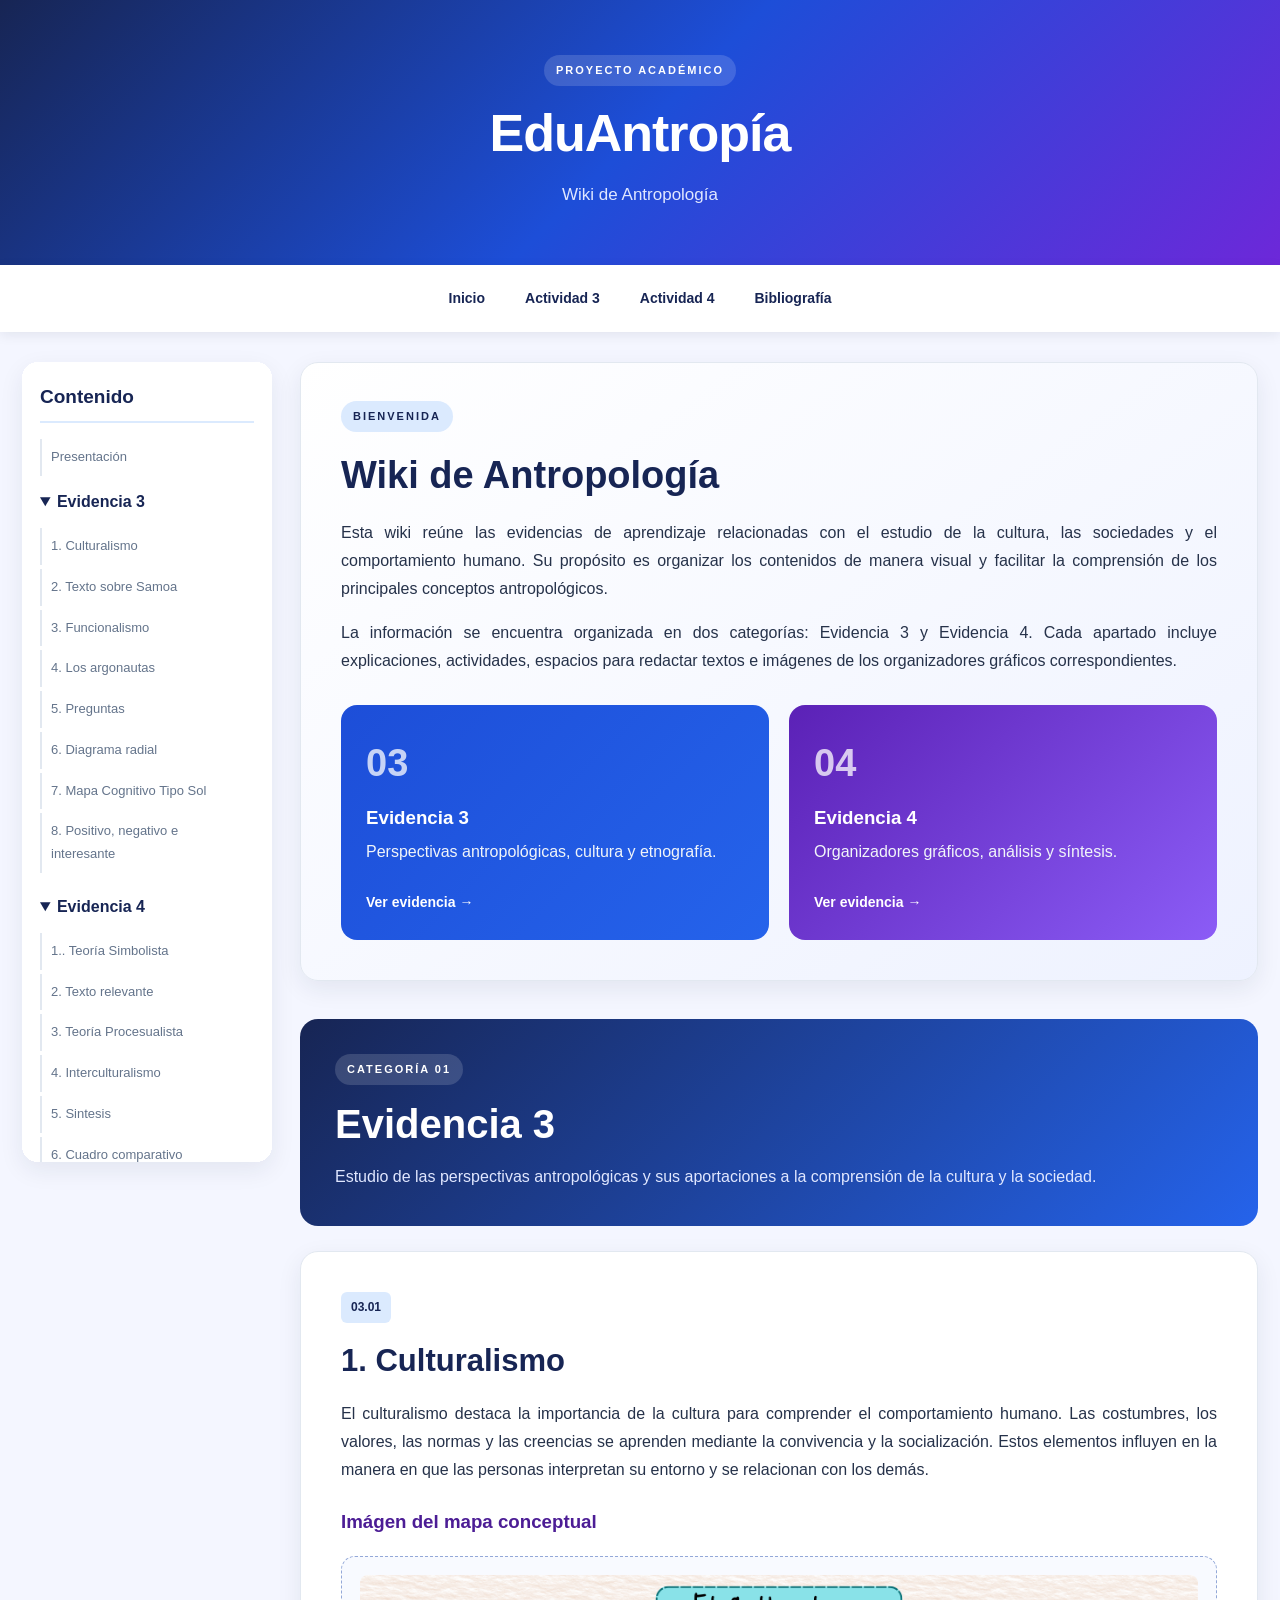
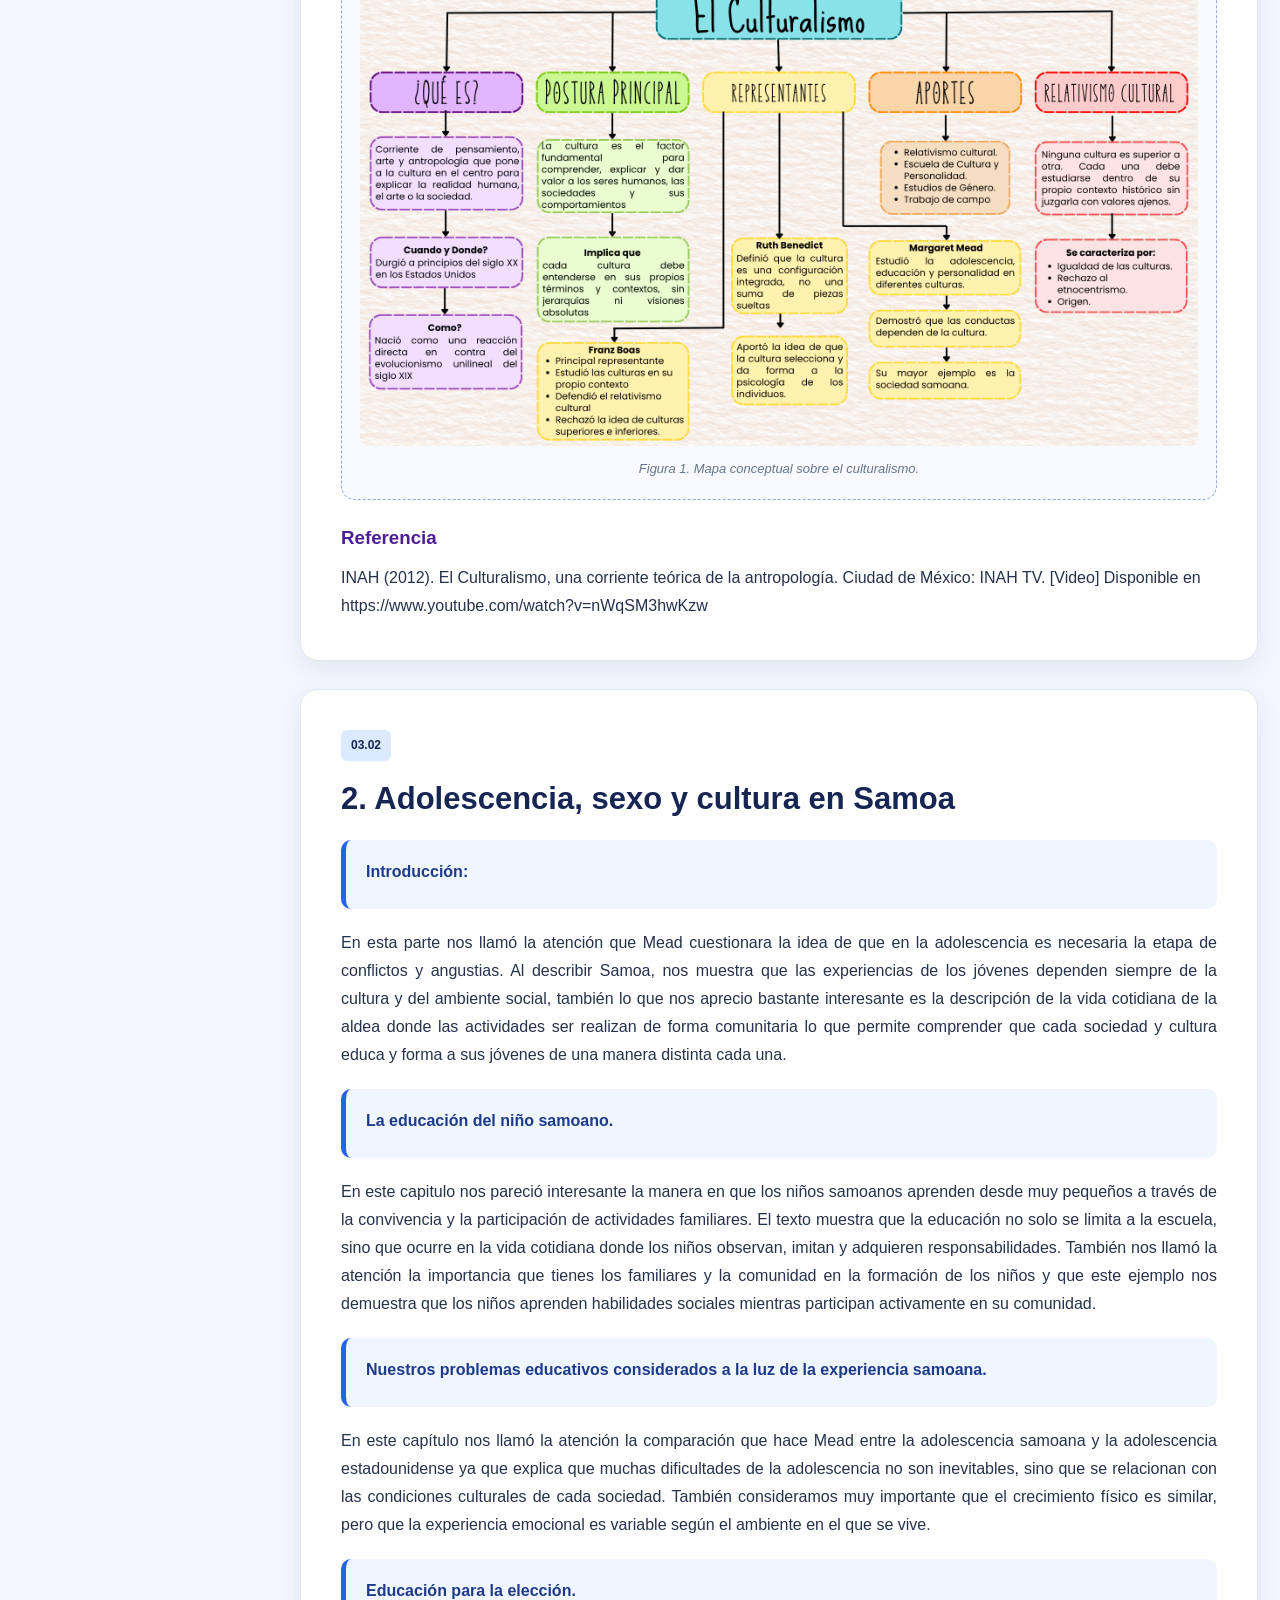
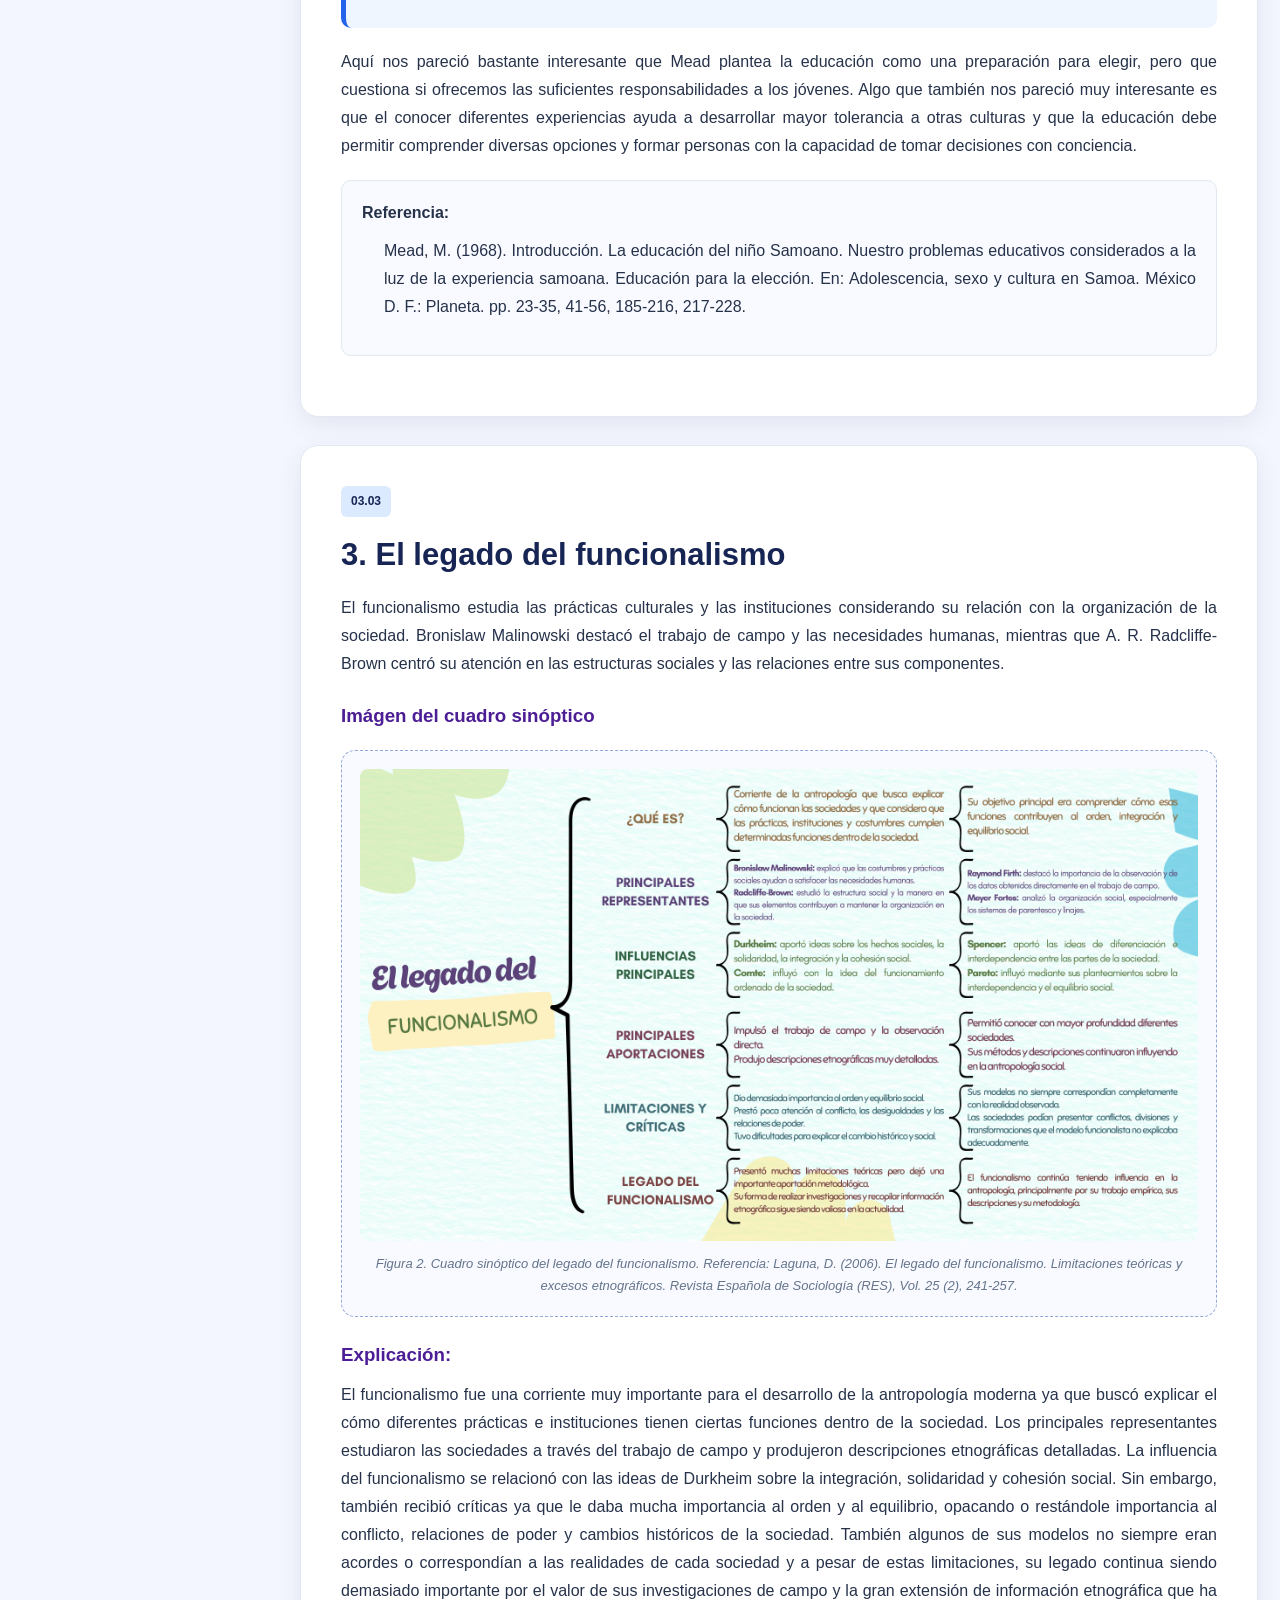
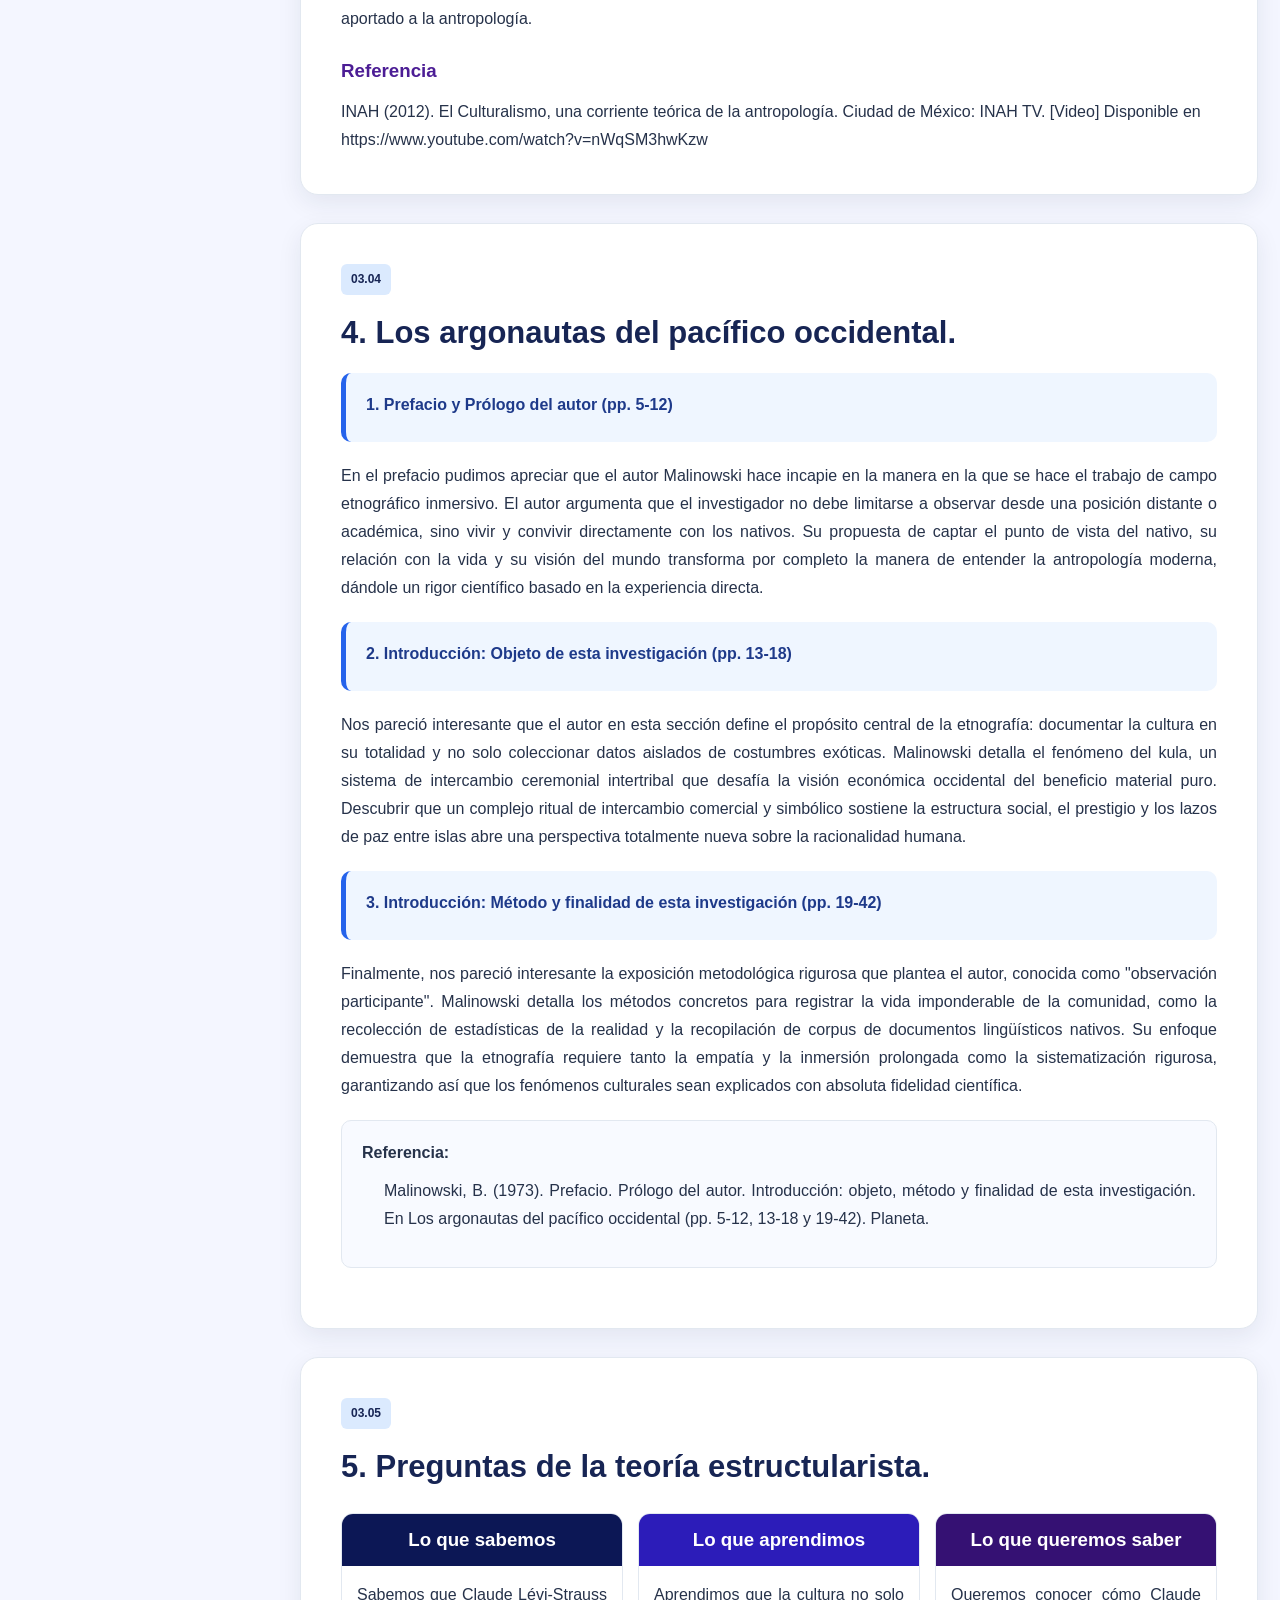
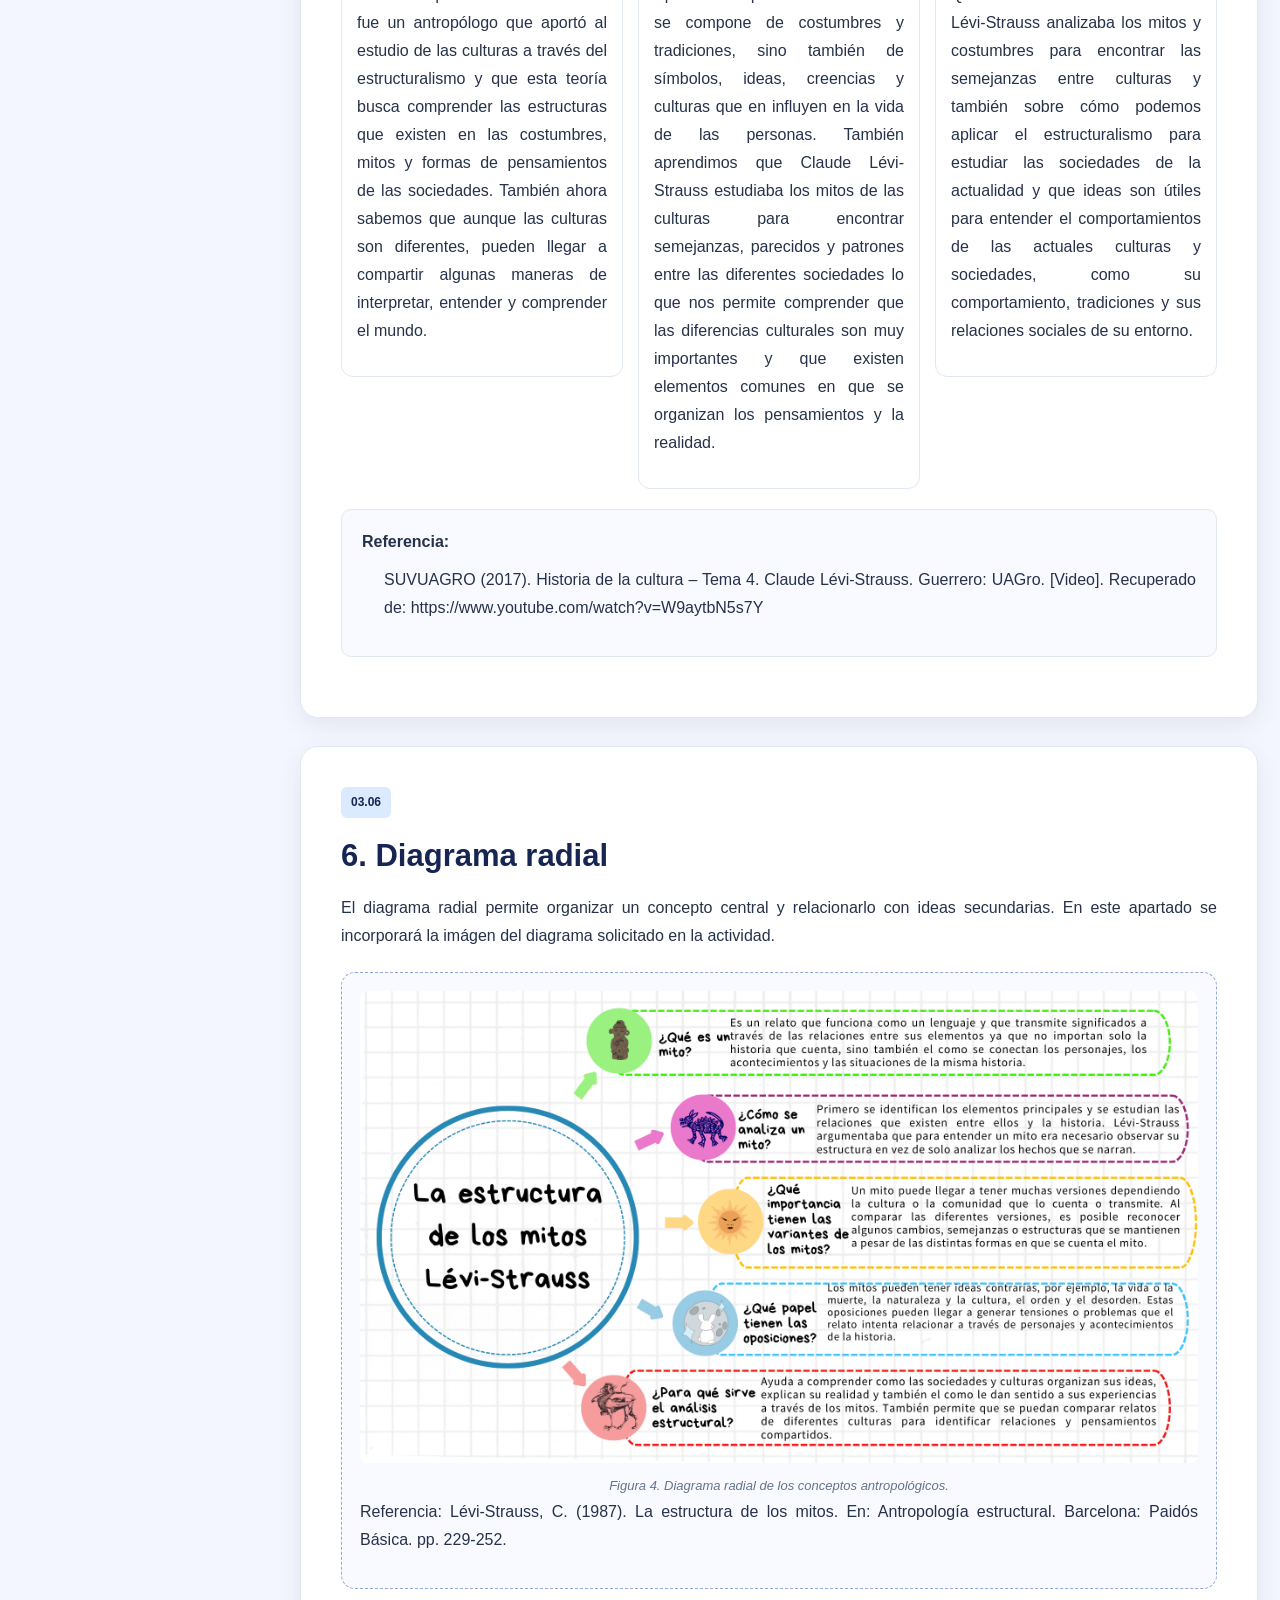
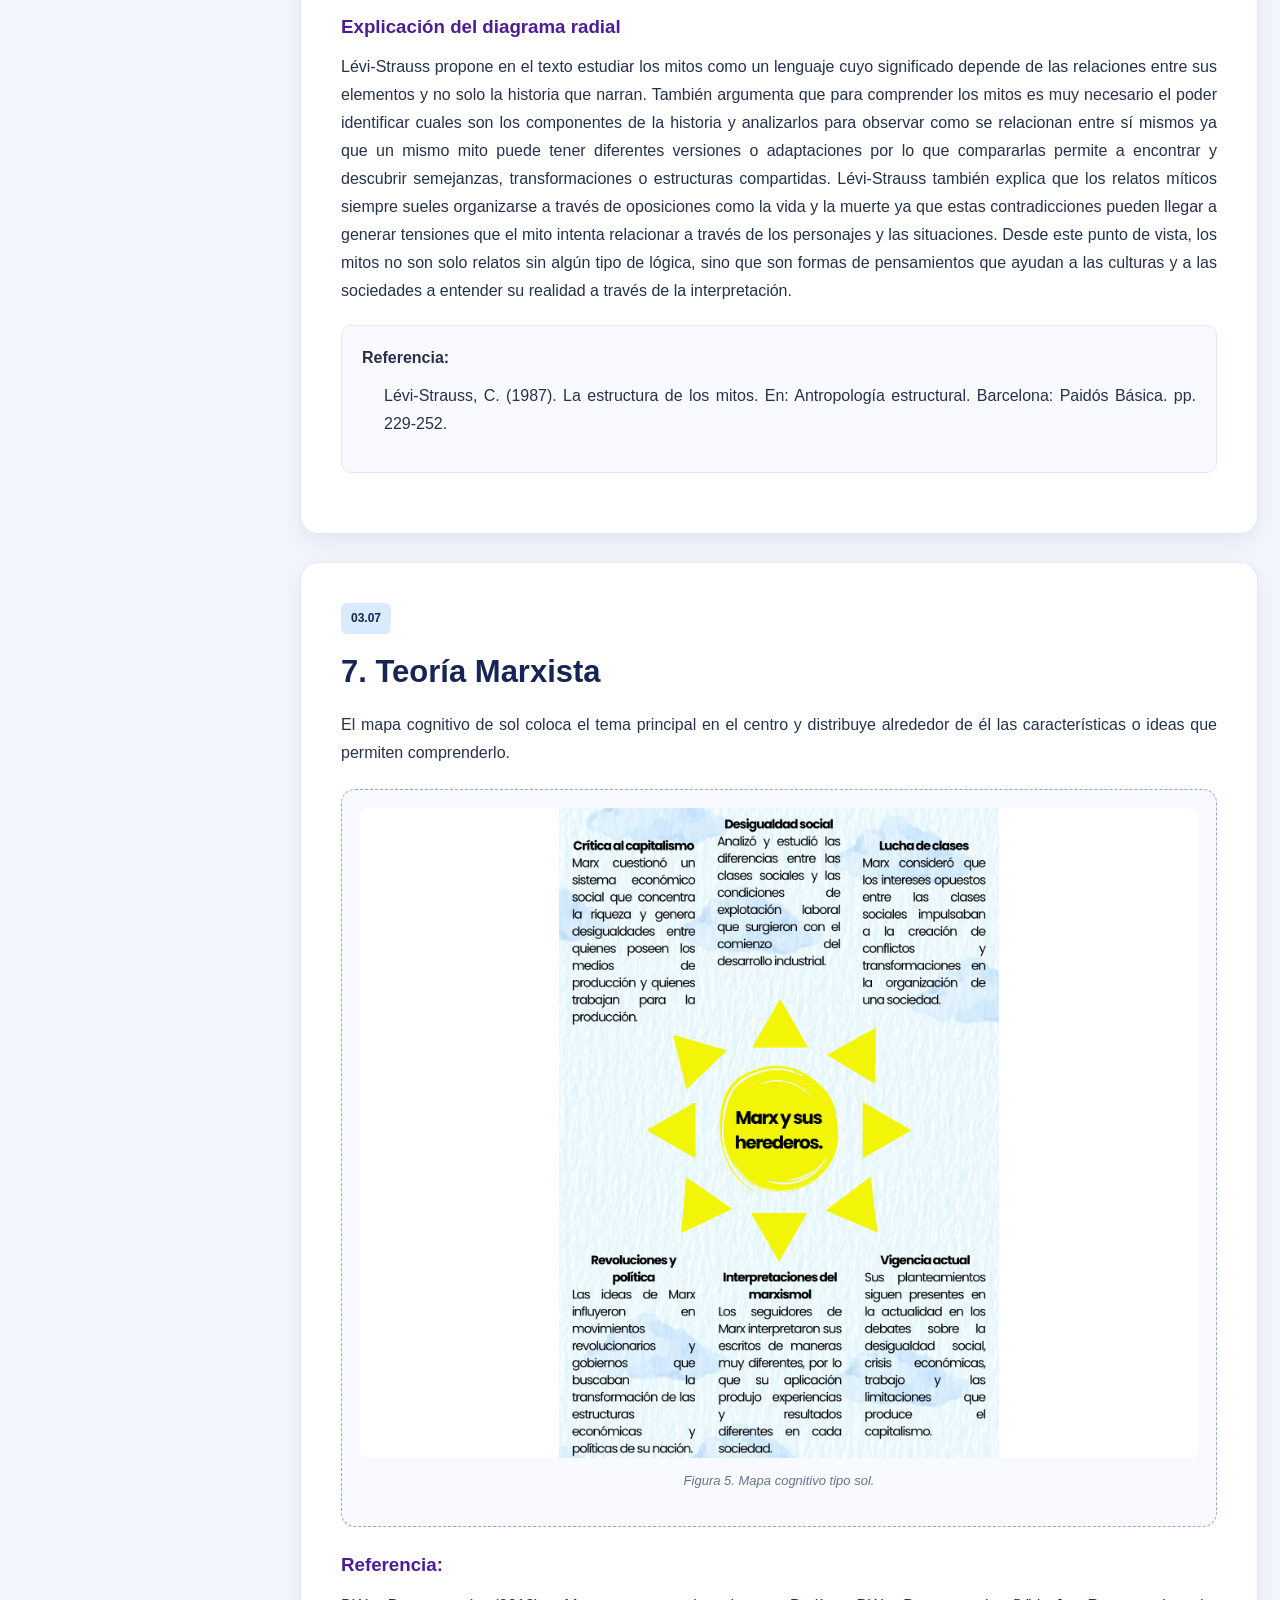
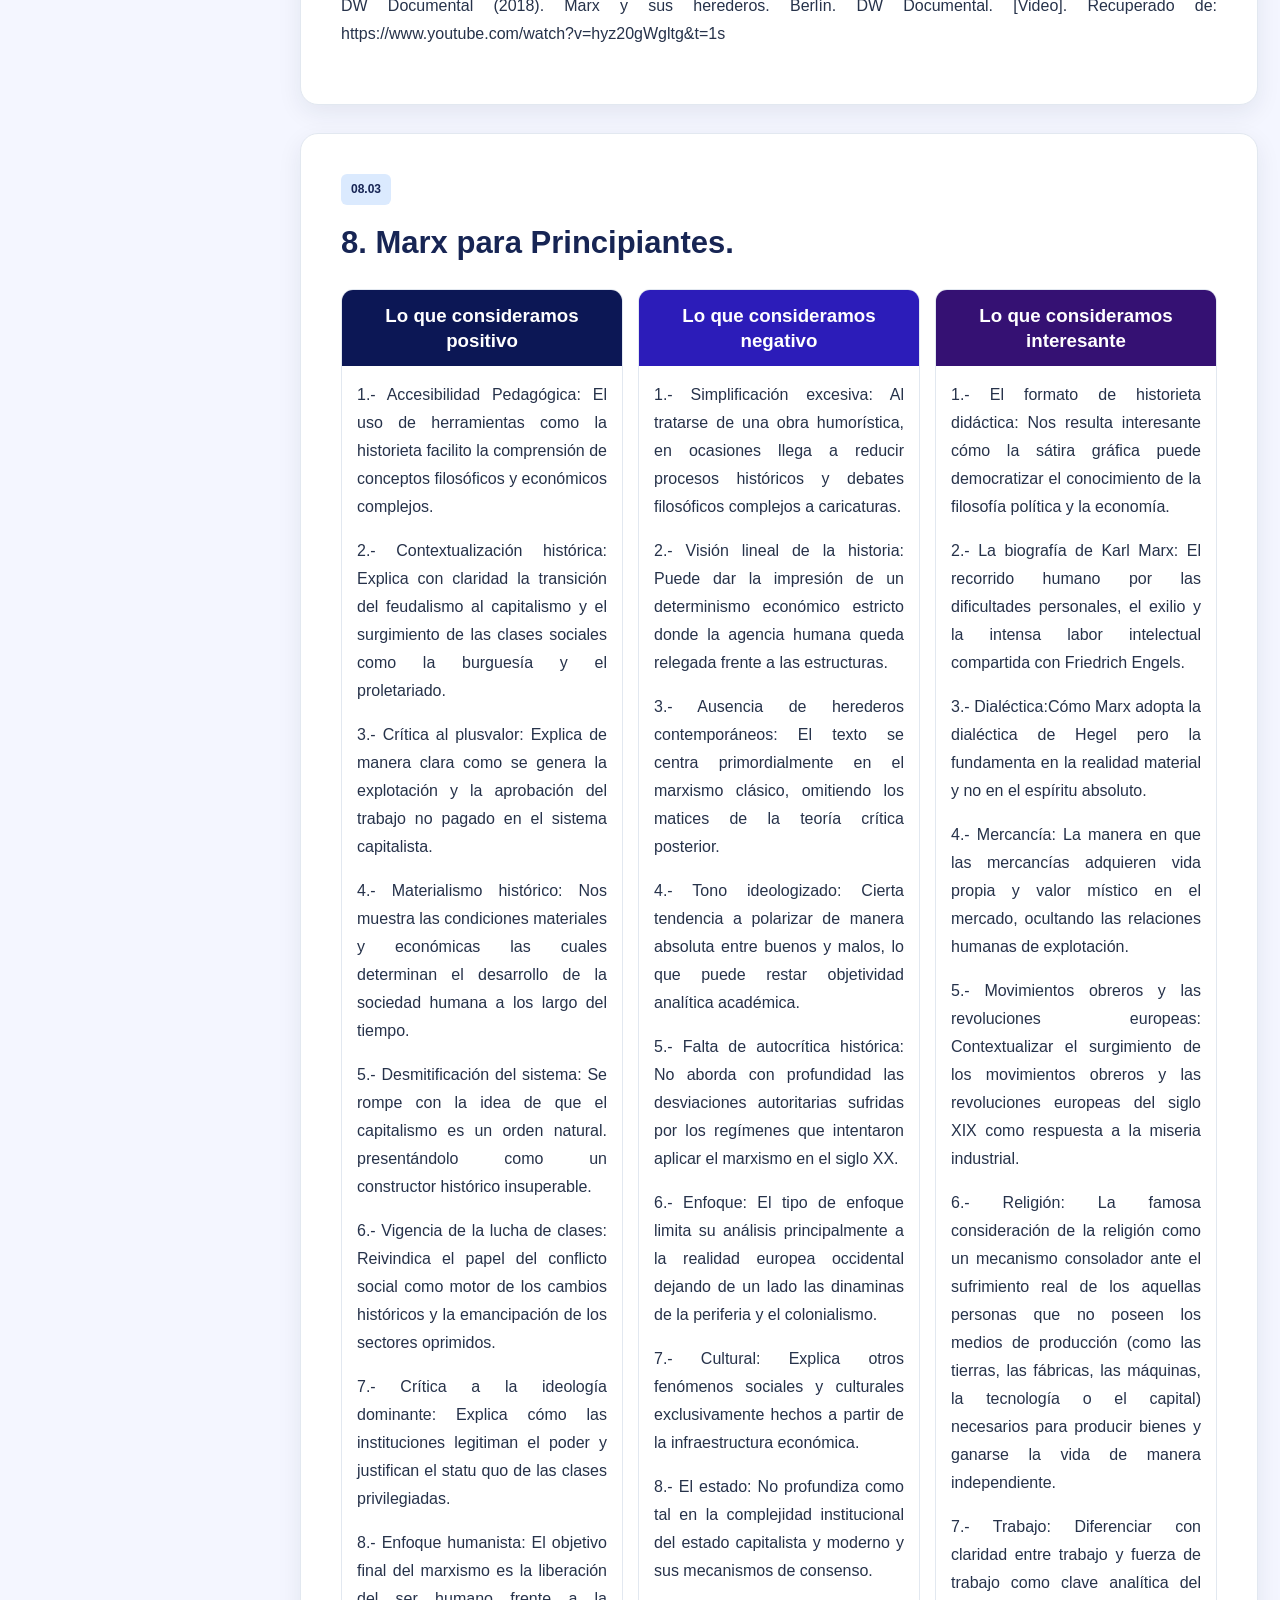
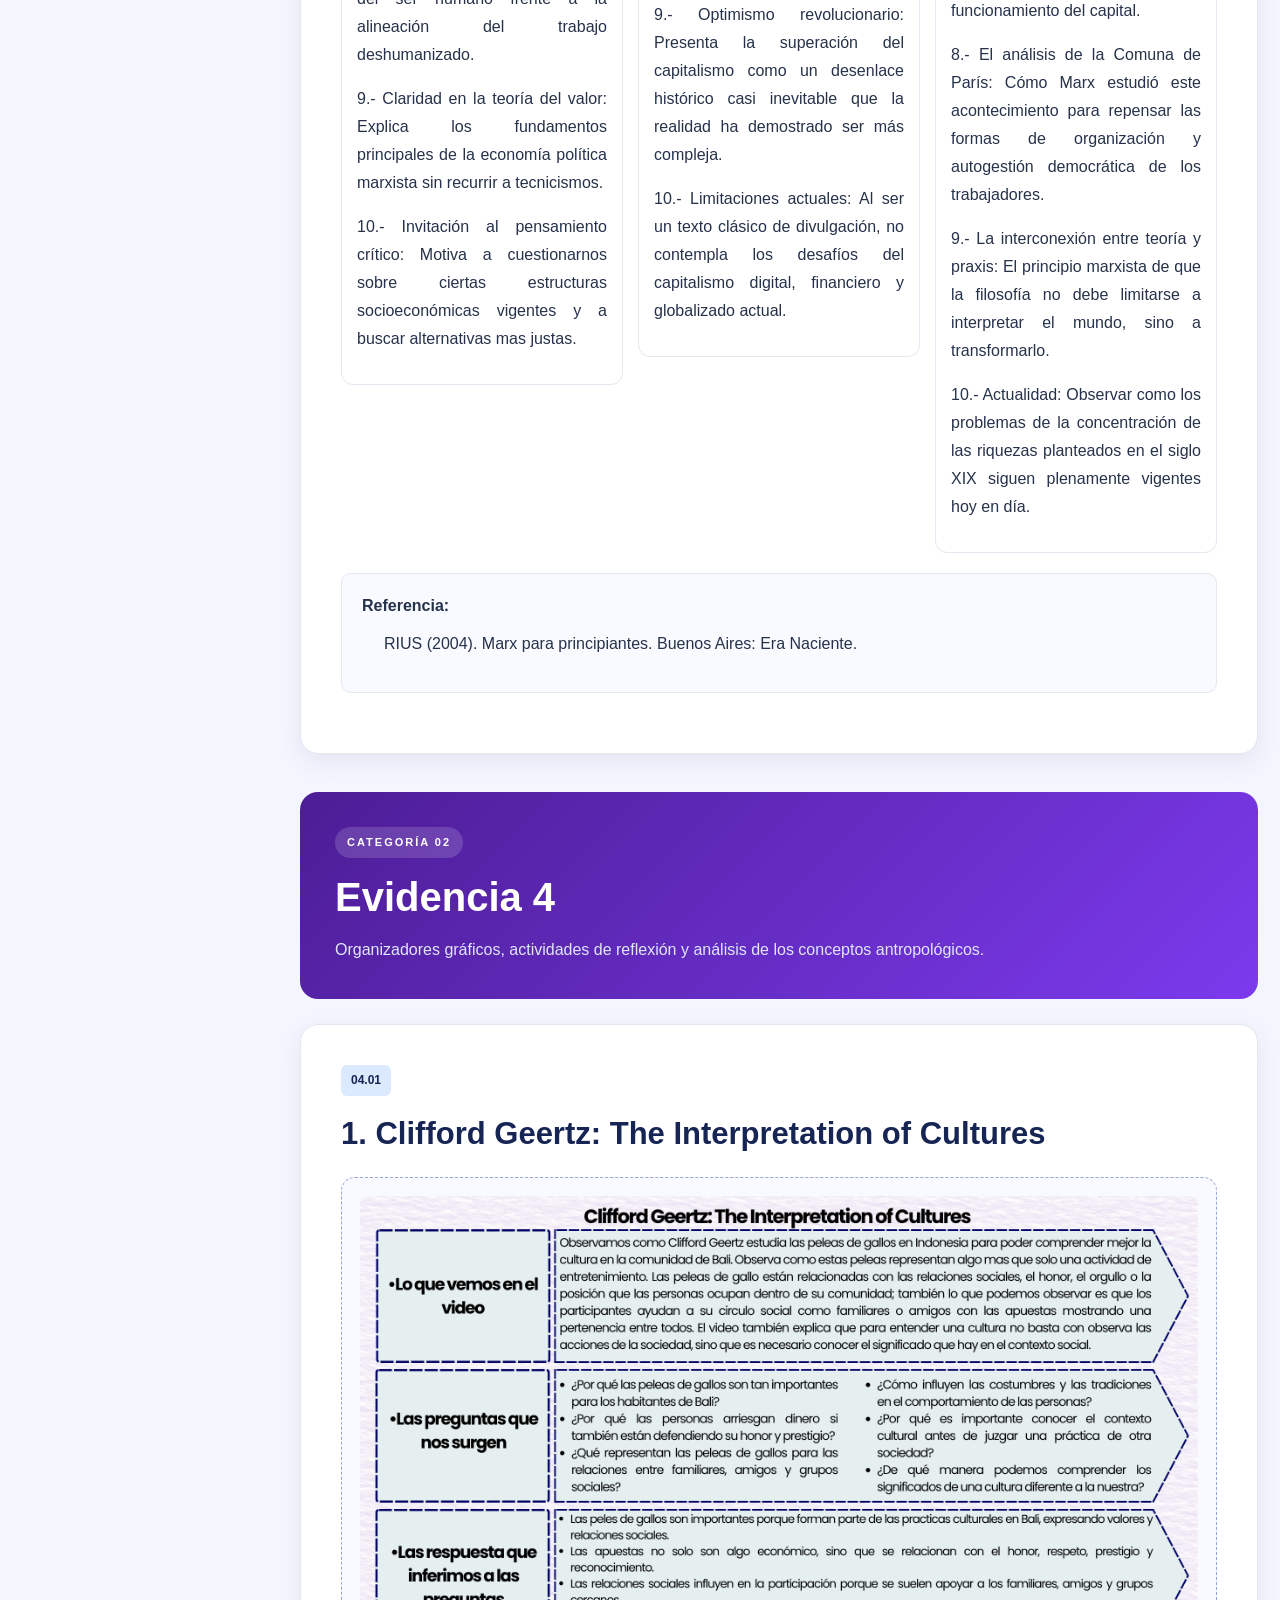
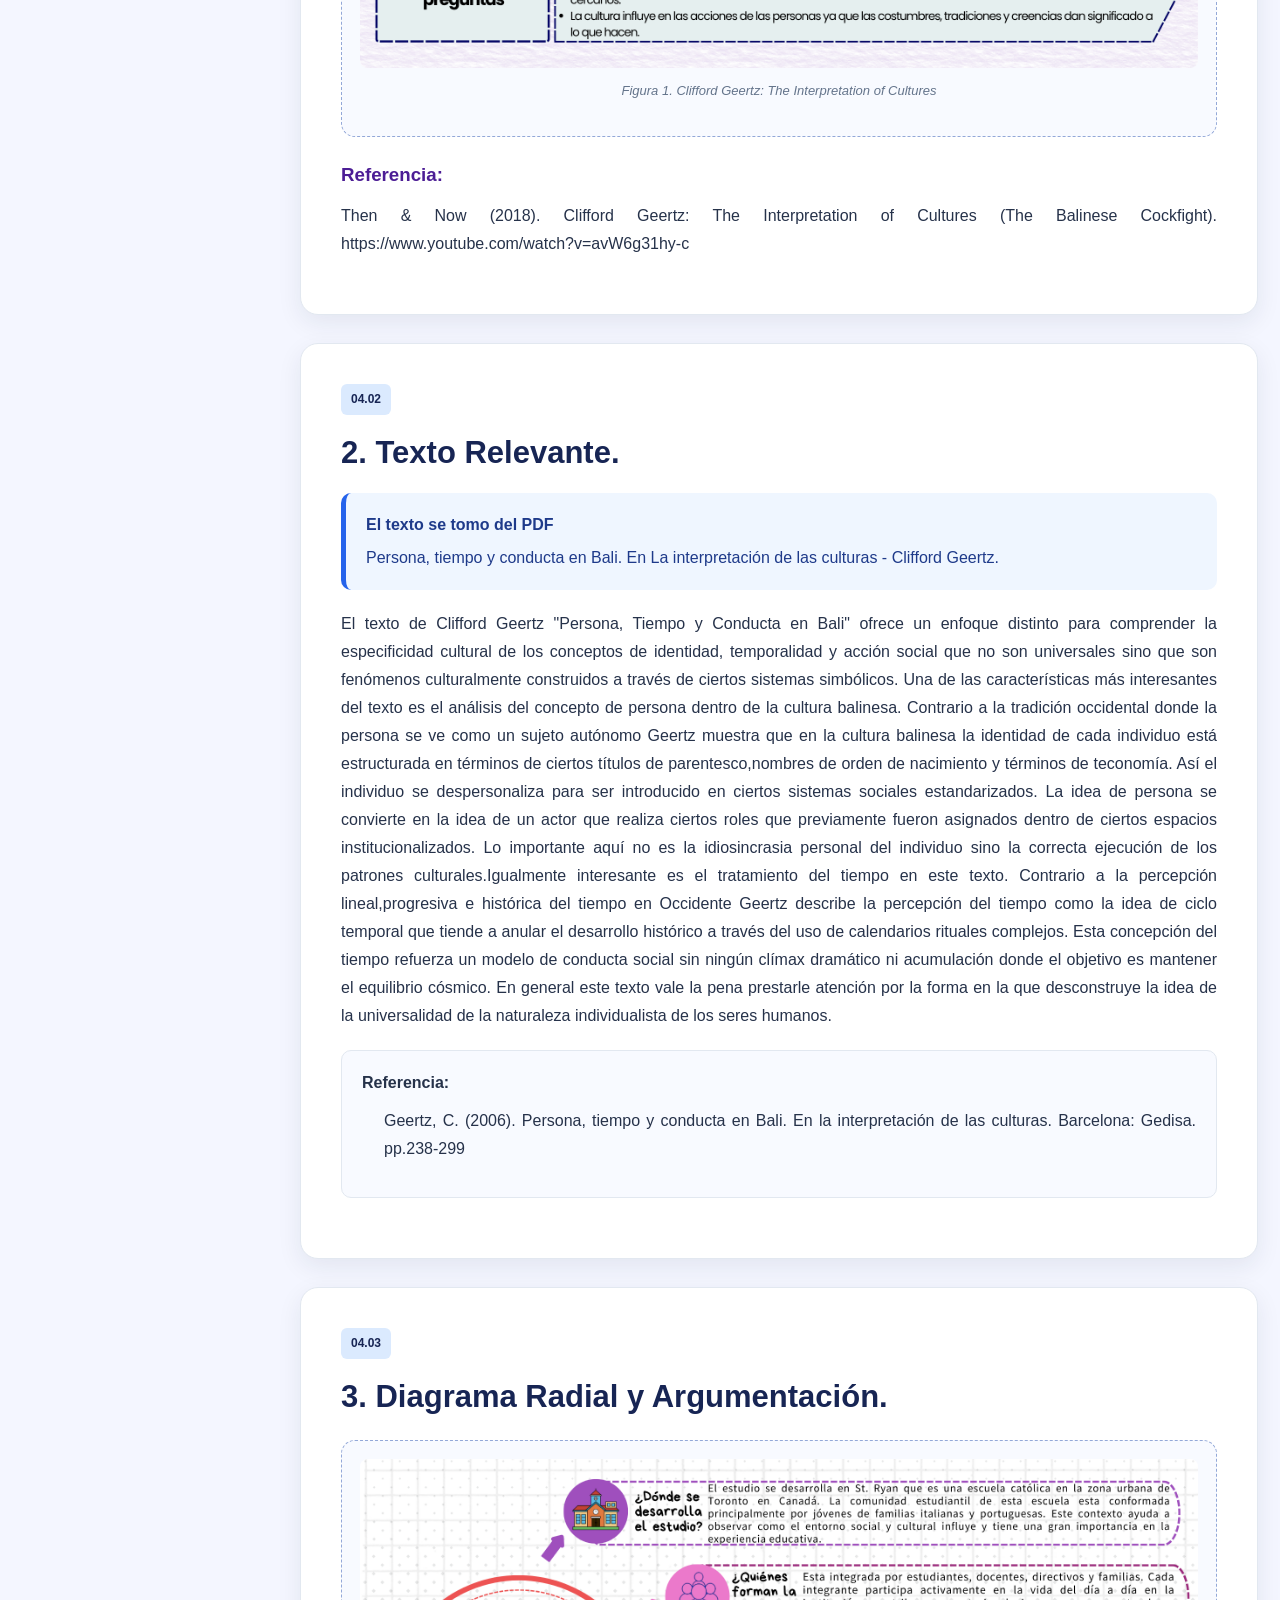
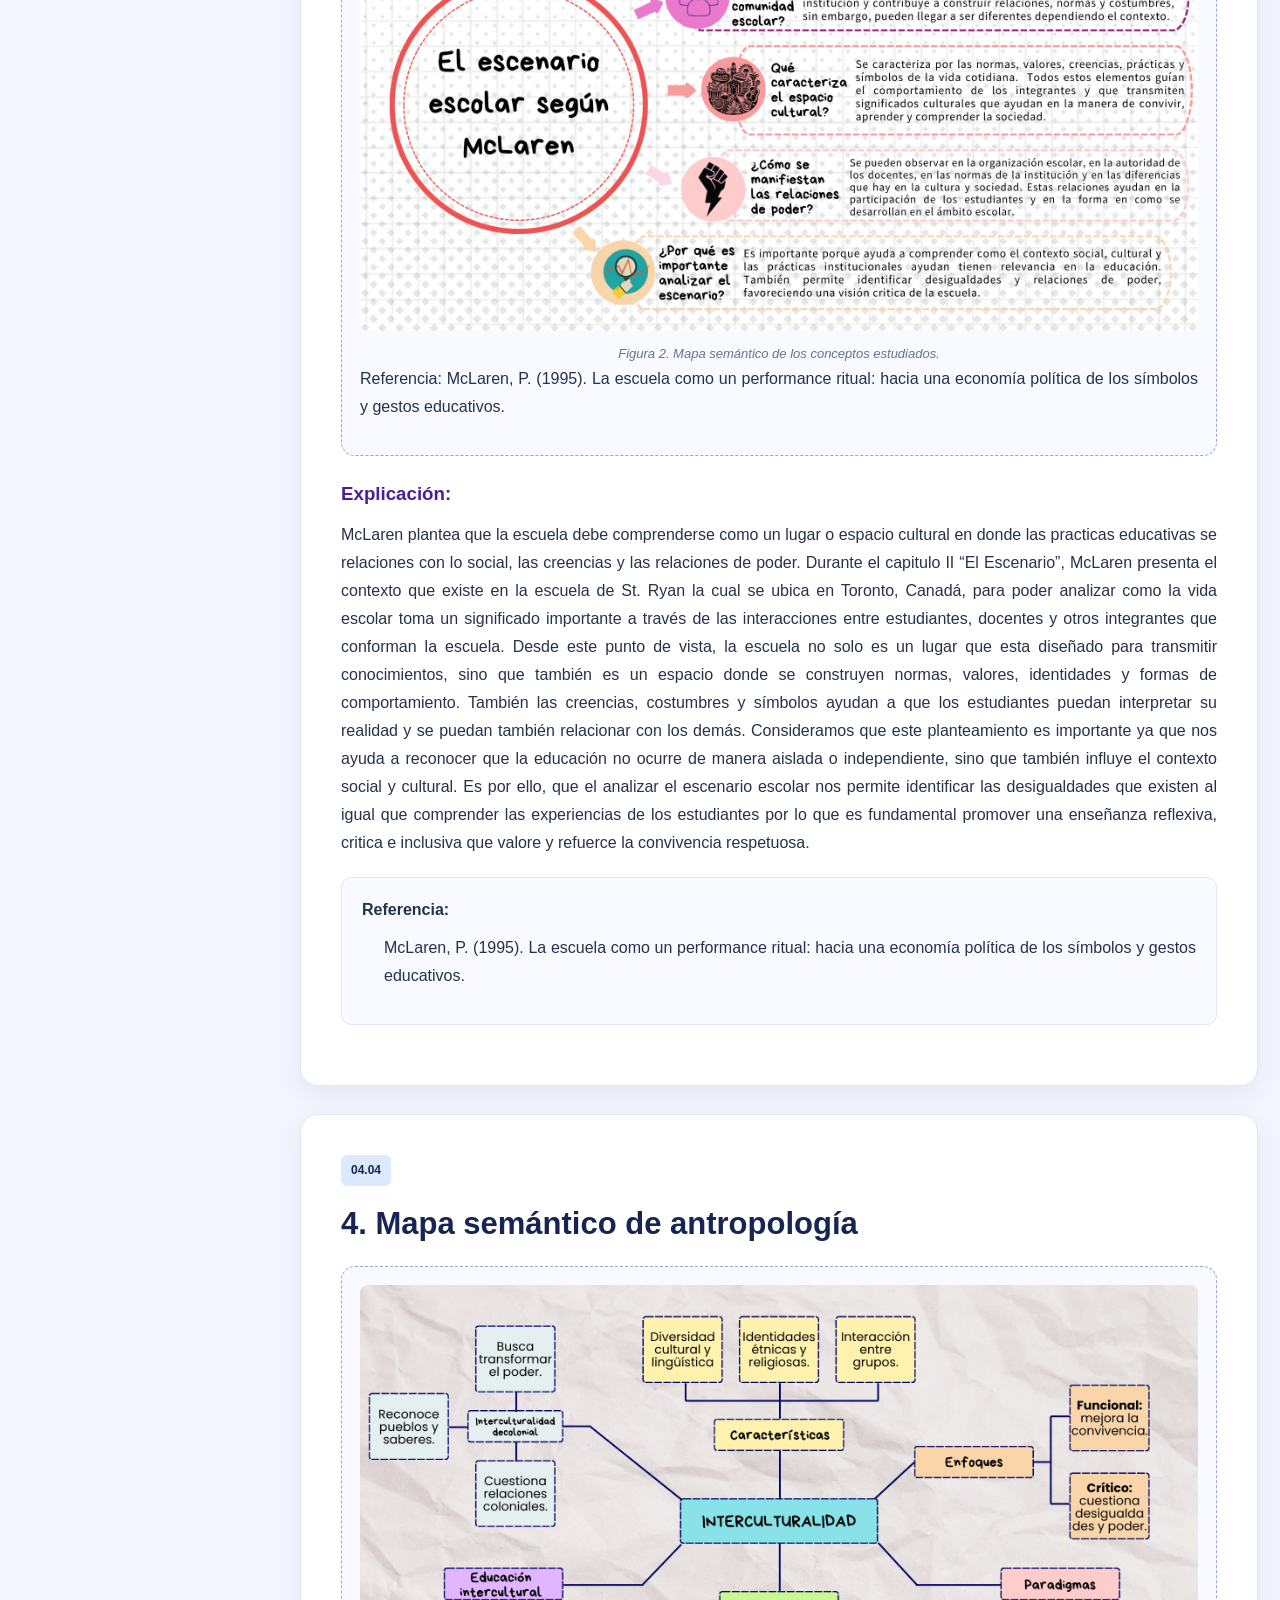
<file: index.html>
<!DOCTYPE html>
<html lang="es">
<head>
    <meta charset="UTF-8">
    <meta name="viewport" content="width=device-width, initial-scale=1.0">
    <meta name="description" content="Wiki de Antropología con evidencias de aprendizaje 3 y 4.">
    <title>Wiki de Antropología | Actividades 3 y 4</title>
    <link rel="stylesheet" href="estilos.css">
</head>

<body>

    <!-- ENCABEZADO -->

    <header class="encabezado">
        <div class="encabezado-contenido">
            <span class="etiqueta">PROYECTO ACADÉMICO</span>
            <h1>EduAntropía</h1>
            <p>Wiki de Antropología</p>
        </div>
    </header>

    <!-- MENÚ PRINCIPAL -->

    <nav class="navegacion">
        <a href="#inicio">Inicio</a>
        <a href="#evidencia3">Actividad 3</a>
        <a href="#evidencia4">Actividad 4</a>
        <a href="#Bibliografía">Bibliografía</a>
    </nav>

    <main class="contenedor">

        <!-- MENÚ LATERAL -->

        <aside class="barra-lateral">
            <h2>Contenido</h2>

            <a href="#inicio">Presentación</a>

            <details open>
                <summary>Evidencia 3</summary>
                <a href="#culturalismo">1. Culturalismo</a>
                <a href="#samoa">2. Texto sobre Samoa</a>
                <a href="#funcionalismo">3. Funcionalismo</a>
                <a href="#argonautas">4. Los argonautas</a>
                <a href="#preguntas3">5. Preguntas</a>
                <a href="#radial">6. Diagrama radial</a>
                <a href="#mapa-sol">7. Mapa Cognitivo Tipo Sol</a>
                <a href="#pni">8. Positivo, negativo e interesante</a>
            </details>

            <details open>
                <summary>Evidencia 4</summary>
                <a href="#observaciones">1.. Teoría Simbolista </a>
                <a href="#texto-relevante">2. Texto relevante</a>
                <a href="#mapa-semantico">3. Teoría Procesualista</a>
                <a href="#interculturalidad">4. Interculturalismo</a>
                <a href="#sintesis">5. Sintesis</a>
                <a href="#comparativo">6. Cuadro comparativo</a>
            </details>

            <a href="#Bibliografía">Referencias</a>
        </aside>

        <!-- CONTENIDO -->

        <div class="contenido-principal">

            <!-- INICIO -->

            <section id="inicio" class="seccion portada">
                <span class="etiqueta">BIENVENIDA</span>
                <h2>Wiki de Antropología</h2>

                <p>
                    Esta wiki reúne las evidencias de aprendizaje relacionadas con
                    el estudio de la cultura, las sociedades y el comportamiento humano.
                    Su propósito es organizar los contenidos de manera visual y facilitar
                    la comprensión de los principales conceptos antropológicos.
                </p>

                <p>
                    La información se encuentra organizada en dos categorías:
                    Evidencia 3 y Evidencia 4. Cada apartado incluye explicaciones,
                    actividades, espacios para redactar textos e imágenes de los
                    organizadores gráficos correspondientes.
                </p>

                <div class="tarjetas-inicio">
                    <a href="#evidencia3" class="tarjeta tarjeta-azul">
                        <span class="numero-tarjeta">03</span>
                        <h3>Evidencia 3</h3>
                        <p>Perspectivas antropológicas, cultura y etnografía.</p>
                        <span class="boton-enlace">Ver evidencia →</span>
                    </a>

                    <a href="#evidencia4" class="tarjeta tarjeta-morada">
                        <span class="numero-tarjeta">04</span>
                        <h3>Evidencia 4</h3>
                        <p>Organizadores gráficos, análisis y síntesis.</p>
                        <span class="boton-enlace">Ver evidencia →</span>
                    </a>
                </div>
            </section>

            <!-- =====================================
                 EVIDENCIA 3
            ====================================== -->

            <section id="evidencia3" class="encabezado-evidencia">
                <span class="etiqueta">CATEGORÍA 01</span>
                <h2>Evidencia 3</h2>
                <p>
                    Estudio de las perspectivas antropológicas y sus aportaciones
                    a la comprensión de la cultura y la sociedad.
                </p>
            </section>

            <!-- 1. CULTURALISMO -->

            <section id="culturalismo" class="seccion">
                <span class="numero-seccion">03.01</span>
                <h2>1. Culturalismo</h2>

                <p>
                    El culturalismo destaca la importancia de la cultura para comprender
                    el comportamiento humano. Las costumbres, los valores, las normas y
                    las creencias se aprenden mediante la convivencia y la socialización.
                    Estos elementos influyen en la manera en que las personas interpretan
                    su entorno y se relacionan con los demás.
                </p>

                <h3>Imágen del mapa conceptual</h3>

                <div class="espacio-imagen">
                    <img
                        src="wiki.png"
                        alt="Mapa conceptual del culturalismo"
                        class="imagen-evidencia"
                    >
                    <p class="pie-imagen">
                        Figura 1. Mapa conceptual sobre el culturalismo.
                    </p>
                </div>

                <h3>Referencia</h3>

                <p1>INAH (2012). El Culturalismo, una corriente teórica de la antropología. Ciudad de México: INAH TV. [Video] Disponible en https://www.youtube.com/watch?v=nWqSM3hwKzw</p1>
                
            </section>

            <!-- 2. TEXTO DE SAMOA -->

            <section id="samoa" class="seccion">
                <span class="numero-seccion">03.02</span>
                <h2>2. Adolescencia, sexo y cultura en Samoa</h2>

                <div class="instrucciones">
                    <strong>Introducción:</strong>
                </div>

                <p>
                    En esta parte nos llamó la atención que Mead cuestionara la idea de que en la adolescencia es necesaria la etapa de conflictos y angustias. Al describir Samoa, nos muestra que las experiencias de los jóvenes dependen siempre de la cultura y del ambiente social, también lo que nos aprecio bastante interesante es la descripción de la vida cotidiana de la aldea donde las actividades ser realizan de forma comunitaria lo que permite comprender que cada sociedad y cultura educa y forma a sus jóvenes de una manera distinta cada una. 
                </p>

                <div class="instrucciones">
                    <strong>La educación del niño samoano.</strong>
                </div>

                <p>
                    En este capitulo nos pareció interesante la manera en que los niños samoanos aprenden desde muy pequeños a través de la convivencia y la participación de actividades familiares. El texto muestra que la educación no solo se limita a la escuela, sino que ocurre en la vida cotidiana donde los niños observan, imitan y adquieren responsabilidades. También nos llamó la atención la importancia que tienes los familiares y la comunidad en la formación de los niños y que este ejemplo nos demuestra que los niños aprenden habilidades sociales mientras participan activamente en su comunidad. 
                </p>

                 <div class="instrucciones">
                    <strong>Nuestros problemas educativos considerados a la luz de la experiencia samoana.</strong>
                </div>

                <p>
                    En este capítulo nos llamó la atención la comparación que hace Mead entre la adolescencia samoana y la adolescencia estadounidense ya que explica que muchas dificultades de la adolescencia no son inevitables, sino que se relacionan con las condiciones culturales de cada sociedad. También consideramos muy importante que el crecimiento físico es similar, pero que la experiencia emocional es variable según el ambiente en el que se vive. 
                </p>

                 <div class="instrucciones">
                    <strong>Educación para la elección.</strong>
                </div>

                <p>
                    Aquí nos pareció bastante interesante que Mead plantea la educación como una preparación para elegir, pero que cuestiona si ofrecemos las suficientes responsabilidades a los jóvenes. Algo que también nos pareció muy interesante es que el conocer diferentes experiencias ayuda a desarrollar mayor tolerancia a otras culturas y que la educación debe permitir comprender diversas opciones y formar personas con la capacidad de tomar decisiones con conciencia. 
                </p>


                <div class="ayuda-escritura">
                    <strong>Referencia:</strong>
                    <ul>
                        <p>
                            Mead, M. (1968). Introducción. La educación del niño Samoano. Nuestro problemas educativos considerados a la luz de la experiencia samoana. Educación para la elección. En: Adolescencia, sexo y cultura en Samoa. México D. F.: Planeta. pp. 23-35, 41-56, 185-216, 217-228.
                        </p>
                    </ul>
                </div>
               
            </section>

            <!-- 3. FUNCIONALISMO -->

            <section id="funcionalismo" class="seccion">
                <span class="numero-seccion">03.03</span>
                <h2>3. El legado del funcionalismo</h2>

                <p>
                    El funcionalismo estudia las prácticas culturales y las instituciones
                    considerando su relación con la organización de la sociedad.
                    Bronislaw Malinowski destacó el trabajo de campo y las necesidades
                    humanas, mientras que A. R. Radcliffe-Brown centró su atención en
                    las estructuras sociales y las relaciones entre sus componentes.
                </p>

                <h3>Imágen del cuadro sinóptico</h3>

                <div class="espacio-imagen">
                    <img
                        src="3.3.png"
                        alt="Cuadro sinóptico sobre el funcionalismo"
                        class="imagen-evidencia"
                    >
                    <p class="pie-imagen">
                        Figura 2. Cuadro sinóptico del legado del funcionalismo.
                        Referencia: Laguna, D. (2006). El legado del funcionalismo. Limitaciones teóricas y excesos etnográficos. Revista Española de Sociología (RES), Vol. 25 (2), 241-257.
                    </p>
                </div>

                <h3>Explicación:</h3>

                <p>El funcionalismo fue una corriente muy importante para el desarrollo de la antropología moderna ya que buscó explicar el cómo diferentes prácticas e instituciones tienen ciertas funciones dentro de la sociedad. Los principales representantes estudiaron las sociedades a través del trabajo de campo y produjeron descripciones etnográficas detalladas. La influencia del funcionalismo se relacionó con las ideas de Durkheim sobre la integración, solidaridad y cohesión social. Sin embargo, también recibió críticas ya que le daba mucha importancia al orden y al equilibrio, opacando o restándole importancia al conflicto, relaciones de poder y cambios históricos de la sociedad. También algunos de sus modelos no siempre eran acordes o correspondían a las realidades de cada sociedad y a pesar de estas limitaciones, su legado continua siendo demasiado importante por el valor de sus investigaciones de campo y la gran extensión de información etnográfica que ha aportado a la antropología. </p>

                <h3>Referencia</h3>

                <p1>INAH (2012). El Culturalismo, una corriente teórica de la antropología. Ciudad de México: INAH TV. [Video] Disponible en https://www.youtube.com/watch?v=nWqSM3hwKzw</p1>
                
            </section>

            <!-- 4. ARGONAUTAS -->

            <section id="argonautas" class="seccion">
                <span class="numero-seccion">03.04</span>
                <h2>4. Los argonautas del pacífico occidental.</h2>

                <div class="instrucciones">
                    <strong>1. Prefacio y Prólogo del autor (pp. 5-12)</strong>
                </div>

                <p>
                    En el prefacio pudimos apreciar que el autor Malinowski hace incapie en la manera en la que se hace el trabajo de campo etnográfico inmersivo. El autor argumenta que el investigador no debe limitarse a observar desde una posición distante o académica, sino vivir y convivir directamente con los nativos. Su propuesta de captar el punto de vista del nativo, su relación con la vida y su visión del mundo transforma por completo la manera de entender la antropología moderna, dándole un rigor científico basado en la experiencia directa.
                </p>

                <div class="instrucciones">
                    <strong>2. Introducción: Objeto de esta investigación (pp. 13-18) </strong>
                </div>

                <p>
                    Nos pareció interesante que el autor en esta sección define el propósito central de la etnografía: documentar la cultura en su totalidad y no solo coleccionar datos aislados de costumbres exóticas. Malinowski detalla el fenómeno del kula, un sistema de intercambio ceremonial intertribal que desafía la visión económica occidental del beneficio material puro. Descubrir que un complejo ritual de intercambio comercial y simbólico sostiene la estructura social, el prestigio y los lazos de paz entre islas abre una perspectiva totalmente nueva sobre la racionalidad humana.
                </p>

                 <div class="instrucciones">
                    <strong>3. Introducción: Método y finalidad de esta investigación (pp. 19-42) </strong>
                </div>

                <p>
                    Finalmente, nos pareció interesante la exposición metodológica rigurosa que plantea el autor, conocida como "observación participante". Malinowski detalla los métodos concretos para registrar la vida imponderable de la comunidad, como la recolección de estadísticas de la realidad y la recopilación de corpus de documentos lingüísticos nativos. Su enfoque demuestra que la etnografía requiere tanto la empatía y la inmersión prolongada como la sistematización rigurosa, garantizando así que los fenómenos culturales sean explicados con absoluta fidelidad científica.
                </p>

                <div class="ayuda-escritura">
                    <strong>Referencia:</strong>
                    <ul>
                        <p>
                            Malinowski, B. (1973). Prefacio. Prólogo del autor. Introducción: objeto, método y finalidad de esta investigación. En Los argonautas del pacífico occidental (pp. 5-12, 13-18 y 19-42). Planeta.
                        </p>
                    </ul>
                </div>
            </section>

            <!-- 5. PREGUNTAS -->

            <section id="preguntas3" class="seccion">
                <span class="numero-seccion">03.05</span>
                <h2>5. Preguntas de la teoría estructularista.</h2>

                <div class="pni-contenedor">
                    <article class="pni-columna positivo">
                        <h3>Lo que sabemos</h3>
                        <p>Sabemos que Claude Lévi-Strauss fue un antropólogo que aportó al estudio de las culturas a través del estructuralismo y que esta teoría busca comprender las estructuras que existen en las costumbres, mitos y formas de pensamientos de las sociedades. También ahora sabemos que aunque las culturas son diferentes, pueden llegar a compartir algunas maneras de interpretar, entender y comprender el mundo.</p>
                    </article>

                    <article class="pni-columna negativo">
                        <h3>Lo que aprendimos</h3>
                        <p>Aprendimos que la cultura no solo se compone de costumbres y tradiciones, sino también de símbolos, ideas, creencias y culturas que en influyen en la vida de las personas. También aprendimos que Claude Lévi-Strauss estudiaba los mitos de las culturas para encontrar semejanzas, parecidos y patrones entre las diferentes sociedades lo que nos permite comprender que las diferencias culturales son muy importantes y que existen elementos comunes en que se organizan los pensamientos y la realidad. </p>
                    </article>

                    <article class="pni-columna interesante">
                        <h3>Lo que queremos saber</h3>
                        <p>Queremos conocer cómo Claude Lévi-Strauss analizaba los mitos y costumbres para encontrar las semejanzas entre culturas y también sobre cómo podemos aplicar el estructuralismo para estudiar las sociedades de la actualidad y que ideas son útiles para entender el comportamientos de las actuales culturas y sociedades, como su comportamiento, tradiciones y sus relaciones sociales de su entorno.</p>
                    </article>
                </div>

                <div class="ayuda-escritura">
                    <strong>Referencia:</strong>
                    <ul>
                        <p>
                            SUVUAGRO (2017). Historia de la cultura – Tema 4.  Claude Lévi-Strauss. Guerrero: UAGro. [Video]. Recuperado de: https://www.youtube.com/watch?v=W9aytbN5s7Y 
                        </p>
                    </ul>
                </div>
            </section>

             <!-- 1. DIAGRAMA RADIAL -->

            <section id="radial" class="seccion">
                <span class="numero-seccion">03.06</span>
                <h2>6. Diagrama radial</h2>

                <p>
                    El diagrama radial permite organizar un concepto central y relacionarlo
                    con ideas secundarias. En este apartado se incorporará la imágen del
                    diagrama solicitado en la actividad.
                </p>

                <div class="espacio-imagen">
                    <img
                        src="radial diagrama.png"
                        alt="Diagrama radial de antropología"
                        class="imagen-evidencia"
                    >
                    <p class="pie-imagen">
                        Figura 4. Diagrama radial de los conceptos antropológicos.</p>
                        <p>
                        Referencia: Lévi-Strauss, C. (1987). La estructura de los mitos. En: Antropología estructural. Barcelona: Paidós Básica. pp. 229-252.
                    </p>
                </div>

                <h3>Explicación del diagrama radial</h3>

                <p>Lévi-Strauss propone en el texto estudiar los mitos como un lenguaje cuyo significado depende de las relaciones entre sus elementos y no solo la historia que narran. También argumenta que para comprender los mitos es muy necesario el poder identificar cuales son los componentes de la historia y analizarlos para observar como se relacionan entre sí mismos ya que un mismo mito puede tener diferentes versiones o adaptaciones por lo que compararlas permite a encontrar y descubrir semejanzas, transformaciones o estructuras compartidas. Lévi-Strauss también explica que los relatos míticos siempre sueles organizarse a través de oposiciones como la vida y la muerte ya que estas contradicciones pueden llegar a generar tensiones que el mito intenta relacionar a través de los personajes y las situaciones. Desde este punto de vista, los mitos no son solo relatos sin algún tipo de lógica, sino que son formas de pensamientos que ayudan a las culturas y a las sociedades a entender su realidad a través de la interpretación. </p>

                <div class="ayuda-escritura">
                    <strong>Referencia:</strong>
                    <ul>
                        <p>
                            Lévi-Strauss, C. (1987). La estructura de los mitos. En: Antropología estructural. Barcelona: Paidós Básica. pp. 229-252.
                        </p>
                    </ul>
                </div>
            </section>

            <!-- 2. MAPA COGNITIVO DE SOL -->

            <section id="mapa-sol" class="seccion">
                <span class="numero-seccion">03.07</span>
                <h2>7. Teoría Marxista</h2>

                <p>
                    El mapa cognitivo de sol coloca el tema principal en el centro y
                    distribuye alrededor de él las características o ideas que permiten
                    comprenderlo.
                </p>

                <div class="espacio-imagen">
                    <img
                        src="sol.png"
                        alt="Mapa cognitivo de sol"
                        class="imagen-evidencia"
                    >
                    <p class="pie-imagen">
                        Figura 5. Mapa cognitivo tipo sol.</p>
                    </p>
                </div>

                <h3>Referencia:</h3>

                <p> DW Documental (2018). Marx y sus herederos. Berlín. DW Documental. [Video]. Recuperado de: https://www.youtube.com/watch?v=hyz20gWgltg&t=1s </p>
            </section>

            <!-- 3. PNI -->

            <section id="pni" class="seccion">
                <span class="numero-seccion">08.03</span>
                <h2>8. Marx para Principiantes.</h2>

                <div class="pni-contenedor">
                    <article class="pni-columna positivo">
                        <h3>Lo que consideramos positivo</h3>
                        <p>1.- Accesibilidad Pedagógica: El uso de herramientas como la historieta facilito la comprensión de conceptos filosóficos y económicos complejos. </p>
                        <p>2.- Contextualización histórica: Explica con claridad la transición del feudalismo al capitalismo y el surgimiento de las clases sociales como la burguesía y el proletariado. </p>
                        <p>3.- Crítica al plusvalor: Explica de manera clara como se genera la explotación y la aprobación del trabajo no pagado en el sistema capitalista.</p>
                        <p>4.- Materialismo histórico: Nos muestra las condiciones materiales y económicas las cuales determinan el desarrollo de la sociedad humana a los largo del tiempo. </p>
                        <p>5.- Desmitificación del sistema: Se rompe con la idea de que el capitalismo es un orden natural. presentándolo como un constructor histórico insuperable. </p>
                        <p>6.- Vigencia de la lucha de clases: Reivindica el papel del conflicto social como motor de los cambios históricos y la emancipación de los sectores oprimidos.</p>
                        <p>7.- Crítica a la ideología dominante: Explica cómo las instituciones legitiman el poder y justifican el statu quo de las clases privilegiadas.</p>
                        <p>8.- Enfoque humanista: El objetivo final del marxismo es la liberación del ser humano frente a la alineación del trabajo deshumanizado. </p>
                        <p>9.- Claridad en la teoría del valor: Explica los fundamentos principales de la economía política marxista sin recurrir a tecnicismos.</p>
                        <p>10.- Invitación al pensamiento crítico: Motiva a cuestionarnos sobre ciertas estructuras socioeconómicas vigentes y a buscar alternativas mas justas.  </p>
                    </article>

                    <article class="pni-columna negativo">
                        <h3>Lo que consideramos negativo</h3>
                        <p>1.- Simplificación excesiva: Al tratarse de una obra humorística, en ocasiones llega a reducir procesos históricos y debates filosóficos complejos a caricaturas.</p>
                        <p>2.- Visión lineal de la historia: Puede dar la impresión de un determinismo económico estricto donde la agencia humana queda relegada frente a las estructuras.</p>
                        <p>3.- Ausencia de herederos contemporáneos: El texto se centra primordialmente en el marxismo clásico, omitiendo los matices de la teoría crítica posterior.</p>
                        <p>4.- Tono ideologizado: Cierta tendencia a polarizar de manera absoluta entre buenos y malos, lo que puede restar objetividad analítica académica.</p>
                        <p>5.- Falta de autocrítica histórica: No aborda con profundidad las desviaciones autoritarias sufridas por los regímenes que intentaron aplicar el marxismo en el siglo XX.</p>
                        <p>6.- Enfoque: El tipo de enfoque limita su análisis principalmente a la realidad europea occidental dejando de un lado las dinaminas de la periferia y el colonialismo. </p>
                        <p>7.- Cultural: Explica otros fenómenos sociales y culturales exclusivamente hechos a partir de la infraestructura económica. </p>
                        <p>8.- El estado: No profundiza como tal en la complejidad institucional del estado capitalista y moderno y sus mecanismos de consenso. </p>
                        <p>9.- Optimismo revolucionario: Presenta la superación del capitalismo como un desenlace histórico casi inevitable que la realidad ha demostrado ser más compleja. </p>
                        <p>10.- Limitaciones actuales: Al ser un texto clásico de divulgación, no contempla los desafíos del capitalismo digital, financiero y globalizado actual.</p>
                    </article>

                    <article class="pni-columna interesante">
                        <h3>Lo que consideramos interesante</h3>
                        <p>1.- El formato de historieta didáctica: Nos resulta interesante cómo la sátira gráfica puede democratizar el conocimiento de la filosofía política y la economía.</p>
                    <p>2.- La biografía de Karl Marx: El recorrido humano por las dificultades personales, el exilio y la intensa labor intelectual compartida con Friedrich Engels.</p>
                    <p>3.- Dialéctica:Cómo Marx adopta la dialéctica de Hegel pero la fundamenta en la realidad material y no en el espíritu absoluto.</p>
                    <p>4.- Mercancía: La manera en que las mercancías adquieren vida propia y valor místico en el mercado, ocultando las relaciones humanas de explotación.</p>
                    <p>5.- Movimientos obreros y las revoluciones europeas: Contextualizar el surgimiento de los movimientos obreros y las revoluciones europeas del siglo XIX como respuesta a la miseria industrial.</p>
                    <p>6.- Religión: La famosa consideración de la religión como un mecanismo consolador ante el sufrimiento real de los aquellas personas que no poseen los medios de producción (como las tierras, las fábricas, las máquinas, la tecnología o el capital) necesarios para producir bienes y ganarse la vida de manera independiente.</p>
                    <p>7.- Trabajo: Diferenciar con claridad entre trabajo y fuerza de trabajo como clave analítica del funcionamiento del capital.</p>
                    <p>8.- El análisis de la Comuna de París: Cómo Marx estudió este acontecimiento para repensar las formas de organización y autogestión democrática de los trabajadores.</p>
                    <p>9.- La interconexión entre teoría y praxis: El principio marxista de que la filosofía no debe limitarse a interpretar el mundo, sino a transformarlo.</p>
                    <p>10.- Actualidad:  Observar como los problemas de la concentración de las riquezas planteados en el siglo XIX siguen plenamente vigentes hoy en día.</p>
                    </article>
                </div>

                <div class="ayuda-escritura">
                    <strong>Referencia:</strong>
                    <ul>
                        <p>
                            RIUS (2004). Marx para principiantes. Buenos Aires: Era Naciente.
                        </p>
                    </ul>
                </div>
            </section>

            <!-- =====================================
                 EVIDENCIA 4
            ====================================== -->

            <section id="evidencia4" class="encabezado-evidencia encabezado-morado">
                <span class="etiqueta">CATEGORÍA 02</span>
                <h2>Evidencia 4</h2>
                <p>
                    Organizadores gráficos, actividades de reflexión y análisis
                    de los conceptos antropológicos.
                </p>
            </section>

           

            <!-- 4. OBSERVACIONES Y PREGUNTAS -->

            <section id="observaciones" class="seccion">
                <span class="numero-seccion">04.01</span>
                <h2>1. Clifford Geertz: The Interpretation of Cultures </h2>

                <div class="espacio-imagen">
                    <img
                        src="flechas.png"
                        alt="Mapa cognitivo de sol"
                        class="imagen-evidencia"
                    >
                    <p class="pie-imagen">
                        Figura 1. Clifford Geertz: The Interpretation of Cultures</p>
                    </p>
                </div>

                <h3>Referencia:</h3>

                <p>Then & Now (2018). Clifford Geertz: The Interpretation of Cultures (The Balinese Cockfight). https://www.youtube.com/watch?v=avW6g31hy-c</p>
                
            </section>

            <!-- 5. TEXTO RELEVANTE -->

            <section id="texto-relevante" class="seccion">
                <span class="numero-seccion">04.02</span>
                <h2>2. Texto Relevante. </h2>

                <div class="instrucciones">
                    <strong>El texto se tomo del PDF</strong>
                    <p>
                        Persona, tiempo y conducta en Bali. En La interpretación de las culturas - Clifford Geertz.
                    </p>
                </div>

                <p> El texto de Clifford Geertz "Persona, Tiempo y Conducta en Bali" ofrece un enfoque distinto para comprender la especificidad cultural de los conceptos de identidad, temporalidad y acción social que no son universales sino que son fenómenos culturalmente construidos a través de ciertos sistemas simbólicos. Una de las características más interesantes del texto es el análisis del concepto de persona dentro de la cultura balinesa. Contrario a la tradición occidental donde la persona se ve como un sujeto autónomo Geertz muestra que en la cultura balinesa la identidad de cada individuo está estructurada en términos de ciertos títulos de parentesco,nombres de orden de nacimiento y términos de teconomía. Así el individuo se despersonaliza para ser introducido en ciertos sistemas sociales estandarizados. La idea de persona se convierte en la idea de un actor que realiza ciertos roles que previamente fueron asignados dentro de ciertos espacios institucionalizados. Lo importante aquí no es la idiosincrasia personal del individuo sino la correcta ejecución de los patrones culturales.Igualmente interesante es el tratamiento del tiempo en este texto. Contrario a la percepción lineal,progresiva e histórica del tiempo en Occidente Geertz describe la percepción del tiempo como la idea de ciclo temporal que tiende a anular el desarrollo histórico a través del uso de calendarios rituales complejos. Esta concepción del tiempo refuerza un modelo de conducta social sin ningún clímax dramático ni acumulación donde el objetivo es mantener el equilibrio cósmico. En general este texto vale la pena prestarle atención por la forma en la que desconstruye la idea de la universalidad de la naturaleza individualista de los seres humanos. </p>
                </p>

                <div class="ayuda-escritura">
                    <strong>Referencia:</strong>
                    <ul>
                        <p>
                        Geertz, C. (2006). Persona, tiempo y conducta en Bali. En la interpretación de las culturas. Barcelona: Gedisa. pp.238-299
                        </p>
                    </ul>
                </div>
            </section>

            <!-- 6. MAPA SEMÁNTICO -->

            <section id="mapa-semantico" class="seccion">
                <span class="numero-seccion">04.03</span>
                <h2>3. Diagrama Radial y Argumentación.</h2>

                <div class="espacio-imagen">
                    <img
                        src="El escenario escolar según McLaren.png"
                        alt="Mapa semántico de antropología"
                        class="imagen-evidencia"
                    >
                    <p class="pie-imagen">
                        Figura 2. Mapa semántico de los conceptos estudiados.</p>
                        <p>
                        Referencia: McLaren, P. (1995). La escuela como un performance ritual: hacia una economía política de los símbolos y gestos educativos.
                    </p>
                </div>

                <h3>Explicación: </h3>

                <p>McLaren plantea que la escuela debe comprenderse como un lugar o espacio cultural en donde las practicas educativas se relaciones con lo social, las creencias y las relaciones de poder. Durante el capitulo II “El Escenario”, McLaren presenta el contexto que existe en la escuela de St. Ryan la cual se ubica en Toronto, Canadá, para poder analizar como la vida escolar toma un significado importante a través de las interacciones entre estudiantes, docentes y otros integrantes que conforman la escuela. 
                Desde este punto de vista, la escuela no solo es un lugar que esta diseñado para transmitir conocimientos, sino que también es un espacio donde se construyen normas, valores, identidades y formas de comportamiento. También las creencias, costumbres y símbolos ayudan a que los estudiantes puedan interpretar su realidad y se puedan también relacionar con los demás. 
                Consideramos que este planteamiento es importante ya que nos ayuda a reconocer que la educación no ocurre de manera aislada o independiente, sino que también influye el contexto social y cultural.  Es por ello, que el analizar el escenario escolar nos permite identificar las desigualdades que existen al igual que comprender las experiencias de los estudiantes por lo que es fundamental promover una enseñanza reflexiva, critica e inclusiva que valore y refuerce la convivencia respetuosa. </p>

                <div class="ayuda-escritura">
                    <strong>Referencia:</strong>
                    <ul>
                        <p>
                            McLaren, P. (1995). La escuela como un performance ritual: hacia una economía política de los símbolos y gestos educativos.
                        </p>
                    </ul>
                </div>

            </section>   
              

            <!-- 7. SÍNTESIS -->

            <section id="interculturalidad" class="seccion">
                <span class="numero-seccion">04.04</span>
                <h2>4. Mapa semántico de antropología</h2>

                <div class="espacio-imagen">
                    <img
                        src="INTERCULTURALIDAD.png"
                        alt="Mapa semántico de antropología"
                        class="imagen-evidencia"
                    >
                    <p class="pie-imagen">
                        Figura 3. Mapa semántico de los conceptos estudiados.</p>
                        <p>
                        Referencia: Dietz, G. (2017). Interculturalidad: una aproximación antropológica. Perfiles educativos, 39(156), 192-207.</p>
                </div>

                <h3>Explicación: </h3>

                <p>Podemos entender que la interculturalidad es más que solo convivencia entre personas de distintas culturas ya que implica analizar y entender cómo se construyen sus relaciones sociales. Dietz explica en el texto que estas interacciones influyen en las personas a través de la lengua, la etnicidad, religión, creencias, nacionalidad o las relaciones de poder por lo que no basta solo reconocer que existen diferencias, sino que también es necesario identificar las desigualdades y la exclusión que afectan a los ciertos grupos. 
                    Dietz también menciona una interculturalidad funcional, que está orientada a mejorar la comunicación y la convivencia sin tener que modificar las estructuras que ya existen. También se menciona la interculturalidad critica que cuestionas las desigualdades históricas por lo que plantea analizar y entender la diferencia y la diversidad ya que cada dimensión permite enter un aparte de la realidad social.
                    En el ámbito educativo, este punto de vista o perspectiva exige que se evite lo más que pueda la creación de estereotipos y no   atribuir las diversas dificultades escolares únicamente a la cultura que tiene cada estudiante al igual que su realidad social por lo que la escuela debe favorecer el dialogo, el reconocimiento a las distintas identidades culturales y una participación equitativa. Por ellos, consideramos que la interculturalidad no solo consiste en tolerar, sino en revisar las ideas y prácticas de los demás para así contribuir a una sociedad mas justa, inclusiva y respetuosa. </p>

                <div class="ayuda-escritura">
                    <strong>Referencia:</strong>
                    <ul>
                        <p>
                            Dietz, G. (2017). Interculturalidad: una aproximación antropológica. Perfiles educativos, 39(156), 192-207
                        </p>
                    </ul>
                </div>
            </section>

            <!-- 5. SINTESIS -->
            <section id="sintesis" class="seccion">
                <span class="numero-seccion"> 04.05</span>
                <h2>5. Sintesis </h2>

                <div class="instrucciones">
                    <strong>El texto se tomo del PDF</strong>
                    <p>
                        Interculturalidad crítica y educación intercultural - Catherine Walsh
                    </p>
                </div>

                <p>
                El enfoque de Catherine Walsh se centra en el concepto de interculturalidad el cual ella define no como algo neutral o descriptivo sino como un enfoque teórico-político destinado a transformar las estructuras coloniales. Existen tres enfoques principales en su trabajo. Primero está la interculturalidad relacional la cual se refiere al contacto diario entre culturas en un sentido empírico. En segundo lugar esta la interculturalidad funcional la cual es apoyada por el Estado y el mercado y busca reconocer la diversidad cultural sin cambiar las desigualdades de poder ni cuestionar el actual sistema capitalista neoliberal. Finalmente esta la interculturalidad crítica la cual se sugiere como un proyecto de descolonización. La base de este enfoque radica en la premisa de que las relaciones interculturales están impregnadas de la colonialidad del poder, el conocimiento y el ser, la cual es un legado del periodo histórico del colonialismo moderno. Esta subordinan a los pueblos indígenas y a los afrodescendientes a los grupos dominantes. Por lo tanto la interculturalidad crítica no busca la inclusión y la tolerancia dentro de las estructuras dominantes sino que busca crear un nuevo horizonte político desafiando los mismos fundamentos del Estado monocultural y eurocéntrico. En cuanto al campo de la educación la educación intercultural no debería consistir en la celebración de festivales folclóricos y en agregar nuevos materiales al currículo de los grupos minoritarios. Catherine Walsh insiste en que la educación intercultural crítica debería ser un proceso de transformación transversal y revolucionario que afecte a todas las esferas de la sociedad. Esto significa que los enfoques hegemónicos deben ser deconstruidos, el conocimiento marginal debe ser llevado al debate y debe haber un diálogo horizontal como un desafío al racismo estructural. Por lo tanto la educación se convierte en una práctica pedagógica y política descolonizadora la cual es esencial para transformar las relaciones sociales y para lograr la justicia cognitiva y la equidad. </p>
                </p>


                <div class="ayuda-escritura">
                    <strong>Referencia:</strong>
                    <ul>
                        <p>
                            Walsh, C. (2010). Interculturalidad critica y educación intercultural. En: Construyendo interculturalidad critica, La Paz IIE. pp. 75-96
                        </p>
                    </ul>
                </div>

            </section>

            <!-- 6. CUADRO COMPARATIVO -->

            <section id="comparativo" class="seccion">
                <span class="numero-seccion">04.06</span>
                <h2>6. Cuadro comparativo General</h2>

                <div class="espacio-imagen">
                    <img
                        src="1RA PARTE.png"
                        alt="Cuadro comparativo de las perspectivas antropológicas"
                        class="imagen-evidencia"
                    >
                    <img
                        src="2RA PARTE.png"
                        alt="Cuadro comparativo de las perspectivas antropológicas"
                        class="imagen-evidencia"
                    >
                    <p class="pie-imagen">
                        Figura 4. Cuadro comparativo de las perspectivas antropológicas.
                    </p>
                </div>

            </section>

            <!-- CONCLUSIÓN -->

            <section id="Bibliografía" class="seccion Bibliografía">
                <span class="etiqueta">BIBLIOGRAFÍA</span>
                <h2>Referencias</h2>

                <div class="ayuda-escritura">
                    <strong></strong>
                    <ul>
                        <p>
                            1.- Antropología UNLAM (2021). Entrevista a Margaret Mead. Recuperado de: https://www.youtube.com/watch?v=WsN3_9wRonQ
                        </p>
                        <p>2.- Dietz, G. (2017). Interculturalidad: una aproximación antropológica. Perfiles educativos, 39(156), 192-207.</p>
                        <p>3.- Geertz, C. (2006). Persona, tiempo y conducta en Bali. En La interpretación de las culturas. Barcelona: Gedisa. pp. 299-238.</p>
                        <p>4.- Ilich, I. (2016). La represión del dominio vernáculo. En: Hornedo, B. (comp.) Iván Ilich, un humanista radical. Barcelona: Fondo de Cultura Económica, Ediciones La Llave.</p>
                        <p>5.- INAH (2012). El Culturalismo, una corriente teórica de la antropología. Ciudad de México: INAH TV. Recuperado de: https://www.youtube.com/watch?v=nWqSM3hwKzw</p>
                        <p>6.- Laguna, D. (2006). El legado del funcionalismo. Limitaciones teóricas y excesos etnográficos. Revista Española de Sociología (RES), Vol. 25 (2), 241-257.</p>
                        <p>7.- Lévi-Strauss, C. (1987). La estructura de los mitos. En: Antropología estructural. Barcelona: Paidós Básica. pp. 229-252.</p>
                        <p>8.- Malinowski, B. (1973). Prefacio. Prólogo del autor. Introducción: objeto, método y finalidad de esta investigación. En: Los argonautas del pacífico occidental. México, D. F.: Planeta. pp. 5-12, 13-18 y 19-42.</p>
                        <p>9.- McLaren, P. (1995). La escuela como un performance ritual: hacia una economía política de los símbolos y gestos educativos.</p>
                        <p>10.- Mead, M. (1968). Introducción. La educación del niño samoano. Nuestros problemas educativos considerados a la luz de la experiencia samoana. Educación para la elección. En: Adolescencia, sexo y cultura en Samoa. México D. F.: Planeta. pp. 23-35, 41-56, 185-216, 217-228.</p>
                        <p>11.- RIUS (2004). Marx para principiantes. Buenos Aires: Era Naciente.</p>
                        <p>12.- SUVUAGRO (2017). Historia de la cultura – Tema 2. Bronislaw Malinowski. Guerrero: UAGro. Recuperado de: https://www.youtube.com/watch?v=48blFXPeWsI</p>
                        <p>13.- Then & Now (2018). Clifford Geertz: The Interpretation of Cultures (The Balinese Cockfight). Recuperado de: https://www.youtube.com/watch?v=avW6g31hy-c </p>
                        <p>14.- Walsh, C. (2010). Interculturalidad crítica y educación intercultural. En: Construyendo interculturalidad crítica, La Paz: IIE. pp. 75-96.</p>
                    </ul>
                </div>

                <div class="frase-final">
                    La antropología permite comprender la diversidad humana
                    mediante el estudio de la cultura, la sociedad y sus transformaciones.
                </div>
            </section>

        </div>
    </main>

    <!-- PIE DE PÁGINA: DOS LOGOTIPOS -->

    <footer class="pie-pagina">

        <div class="footer-contenido">

            <div class="footer-logo">
                <img src="Escudo_BUAP_Negativo.png" alt="Logotipo institucional izquierdo">
            </div>

            <div class="footer-texto">
                <h3>Wiki de Antropología</h3>
                <p>Dulce Alejeandra Neri Aguilar.</p>
                <p>Raymundo Reyes Vázquez.</p>
            </div>

            <div class="footer-logo">
                <img src="images.png" alt="Logotipo institucional derecho">
            </div>

        </div>

        <div class="copyright">
            © 2026 Wiki de Antropología | Proyecto académico | Docente: María Guadalupe Huerta Morales.
        </div>

    </footer>

    <button id="volverArriba" aria-label="Volver arriba" title="Volver arriba">
        ↑
    </button>

    <script src="script.js"></script>

</body>
</html>
</file>
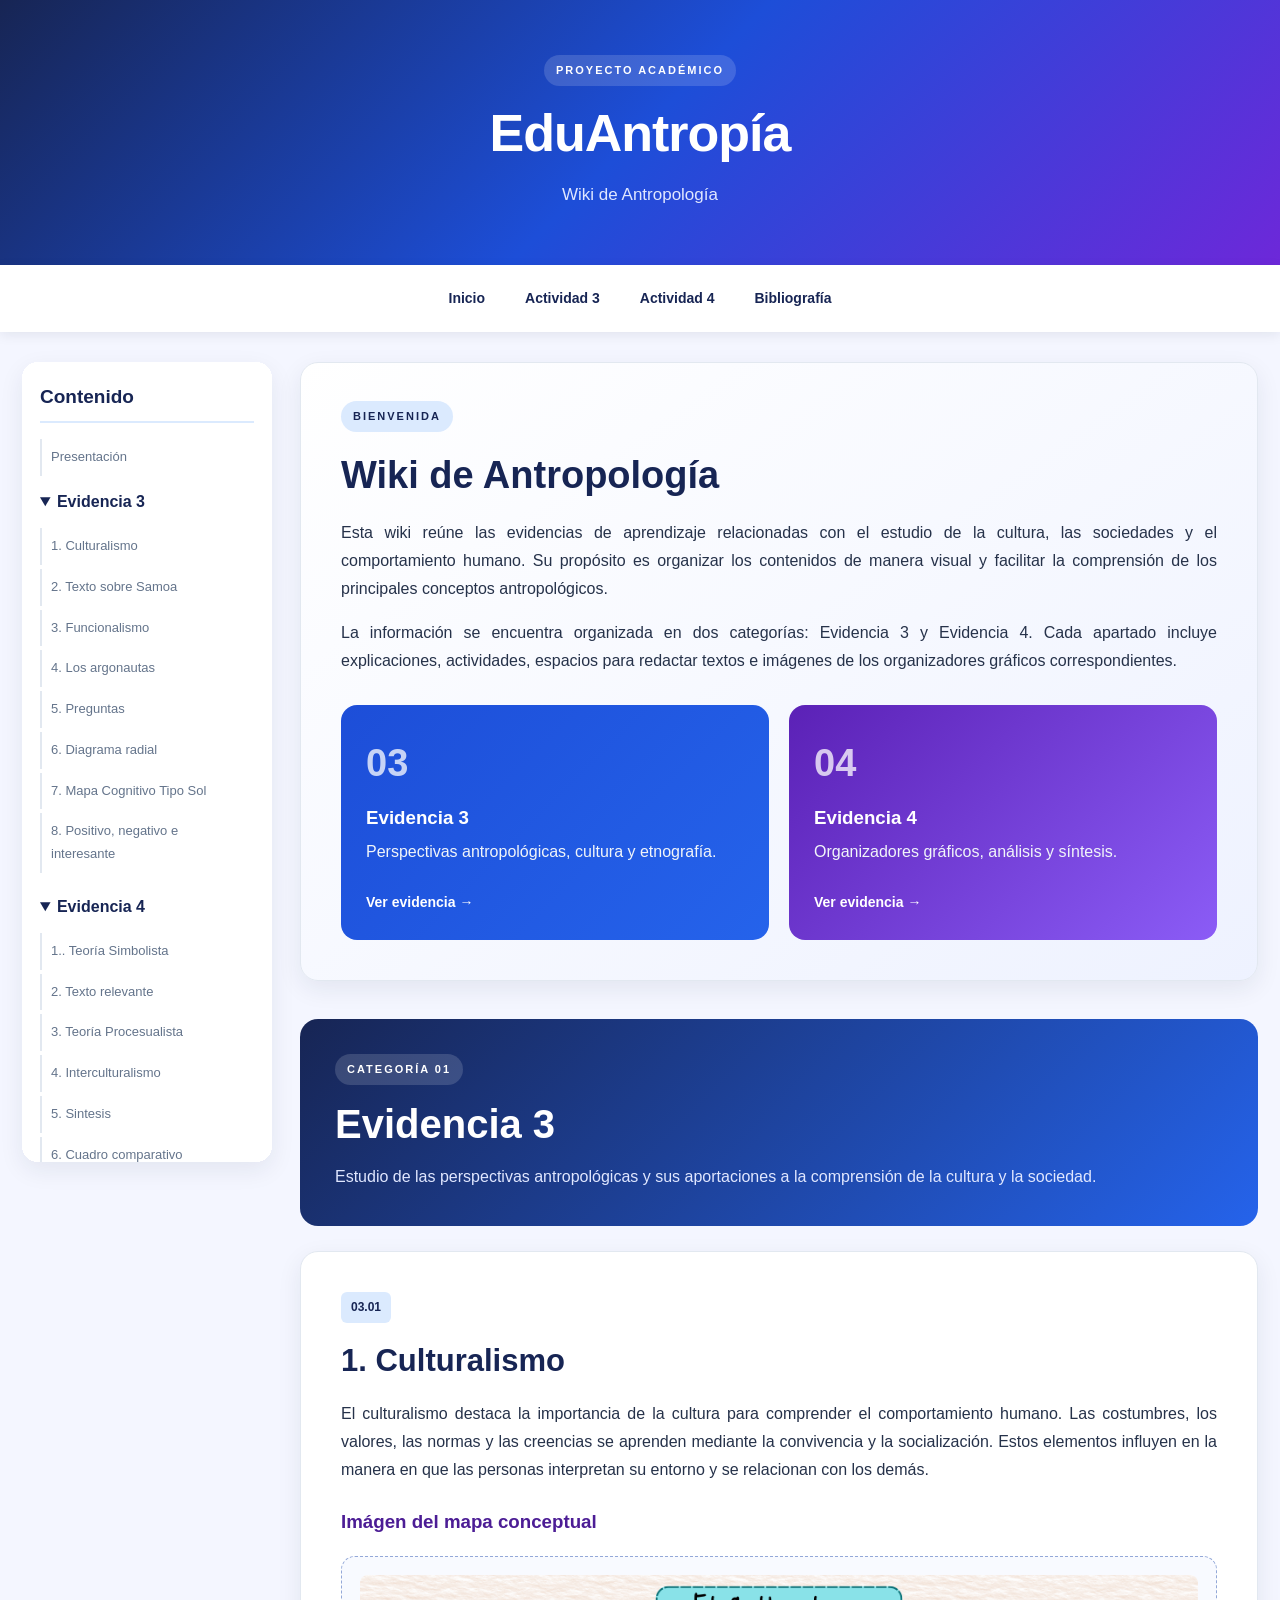
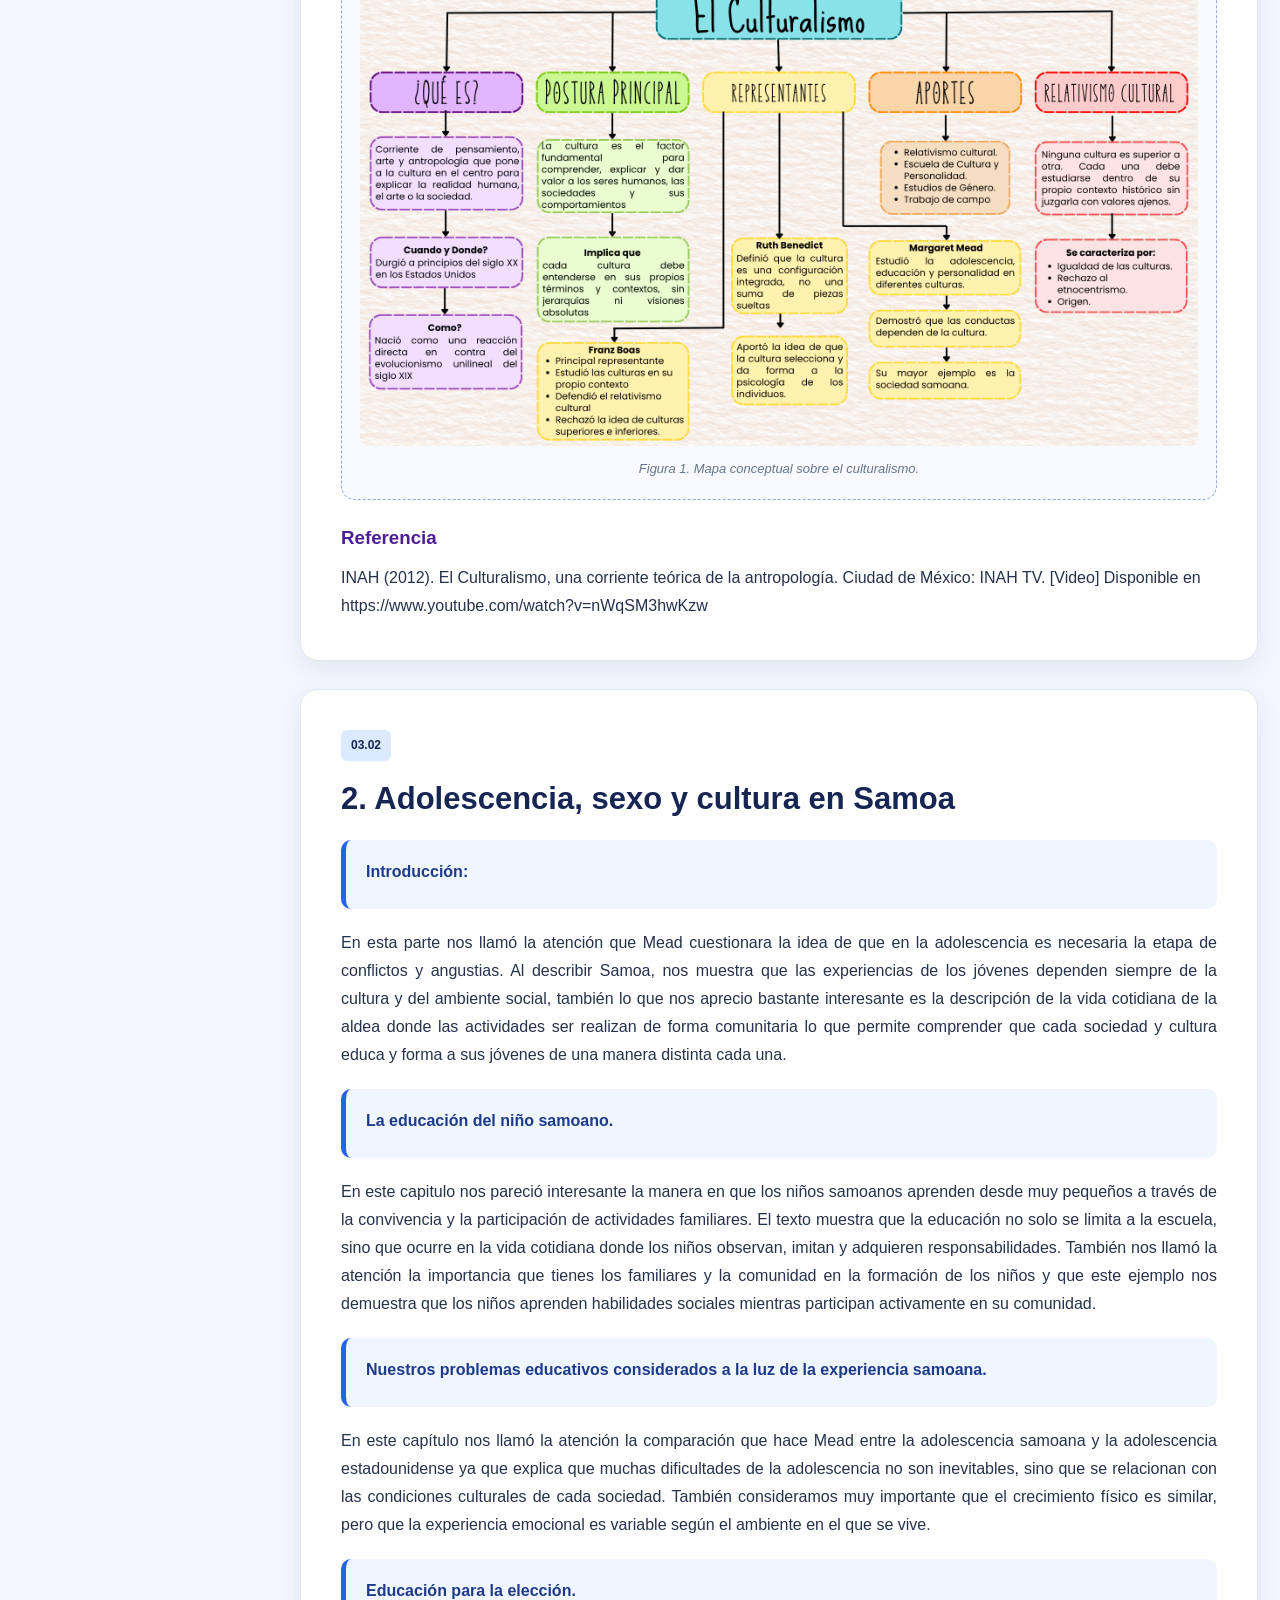
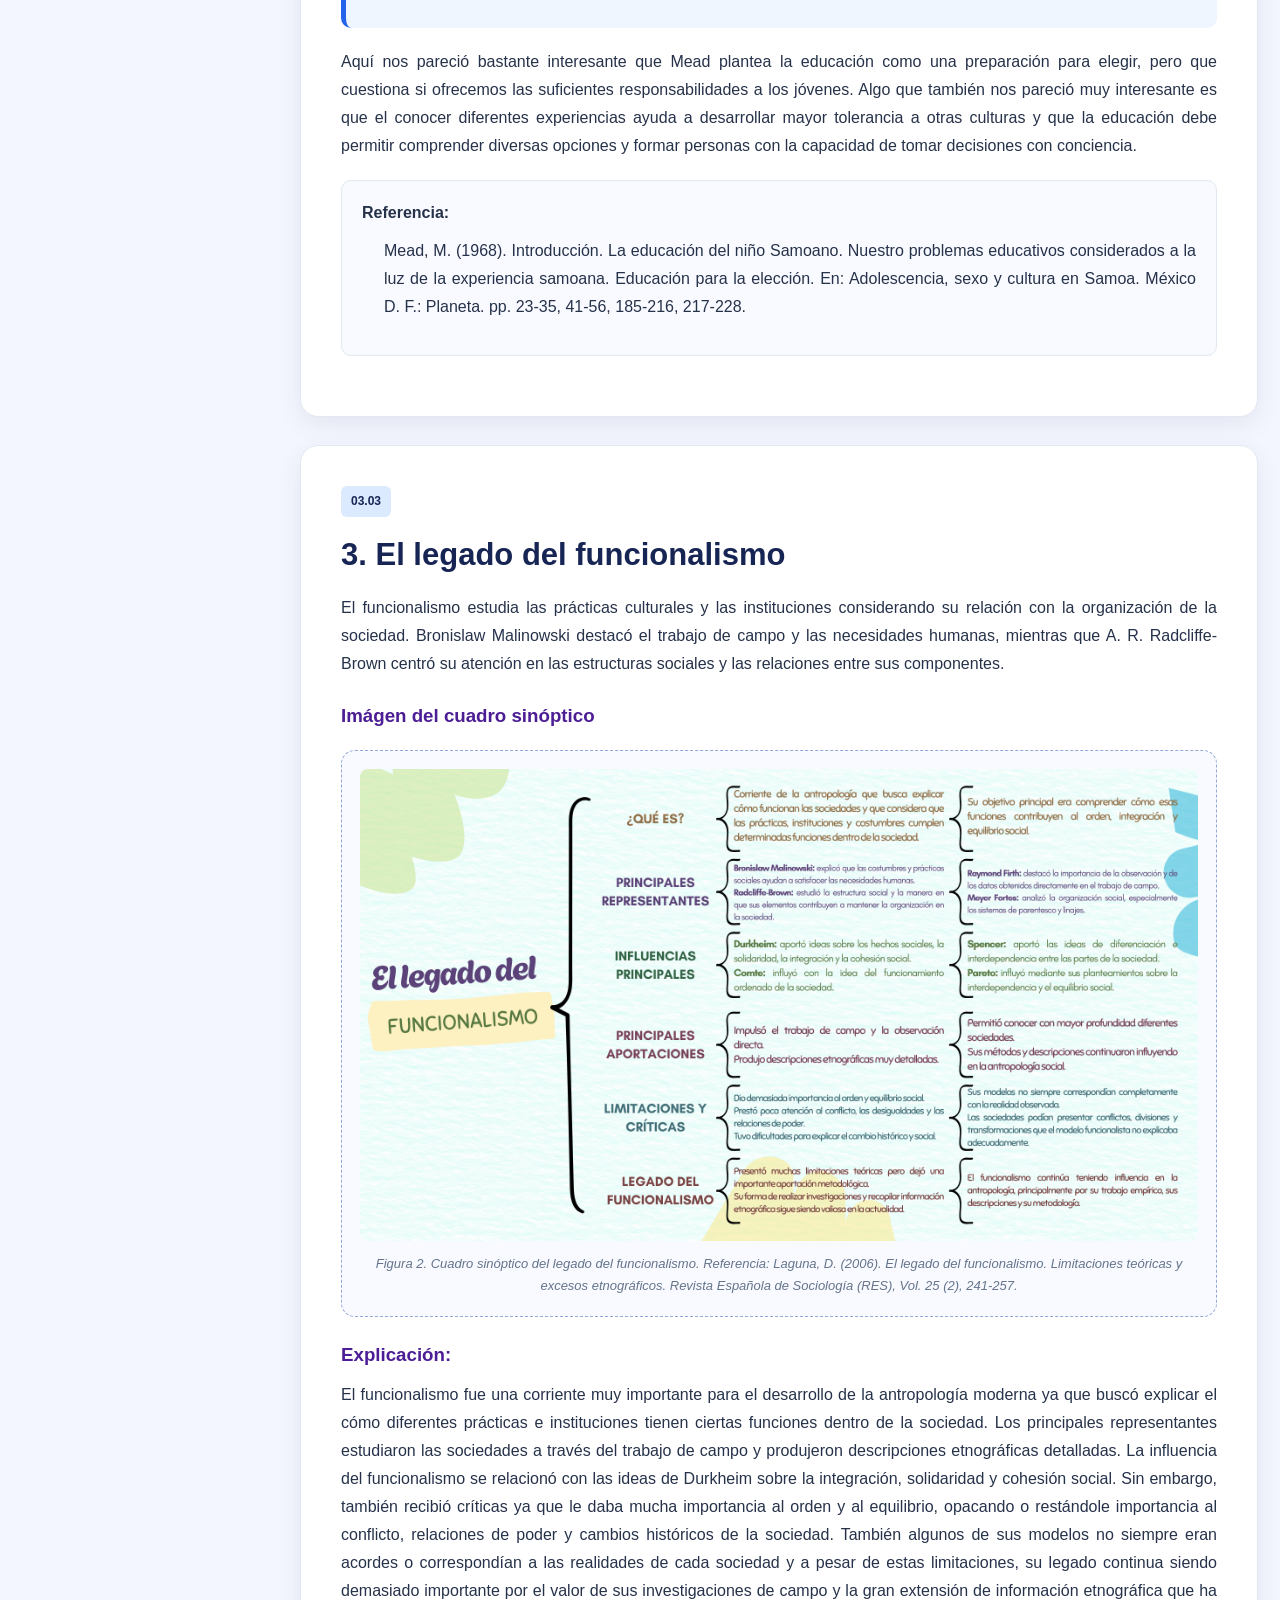
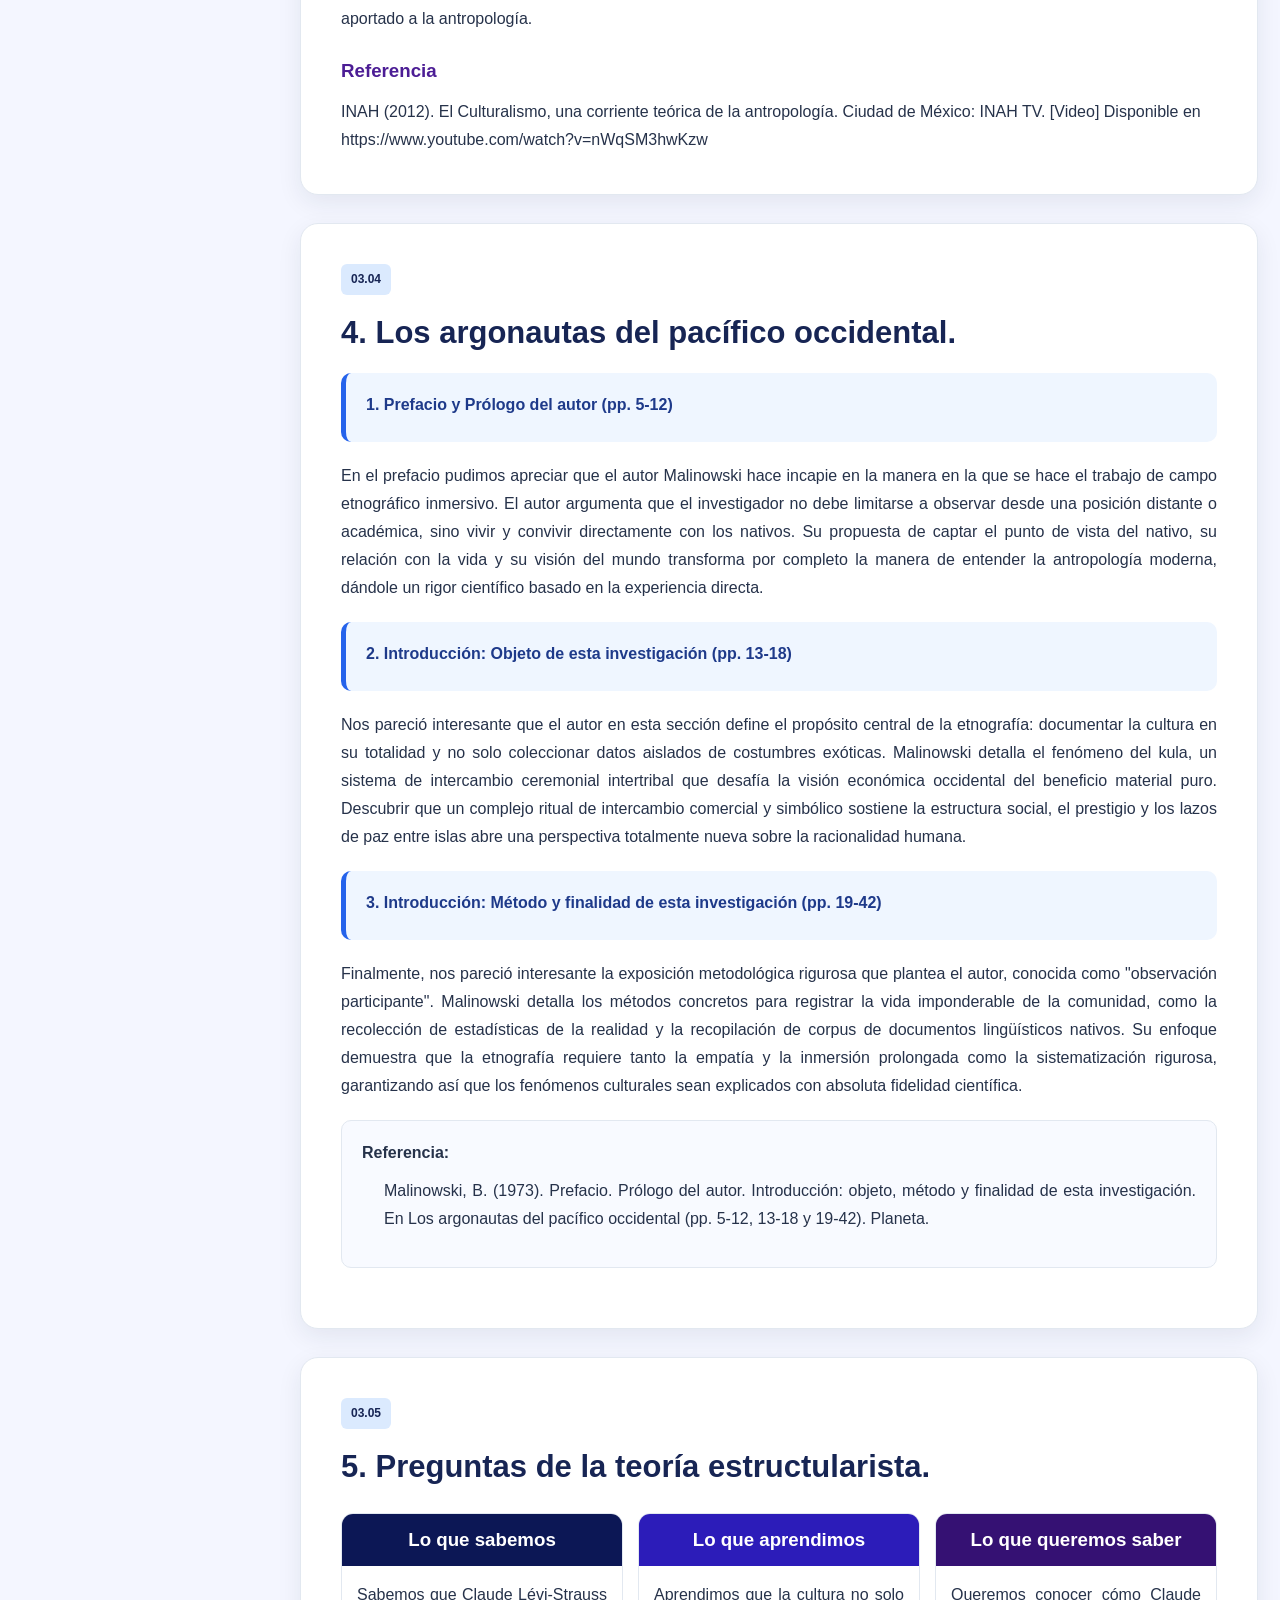
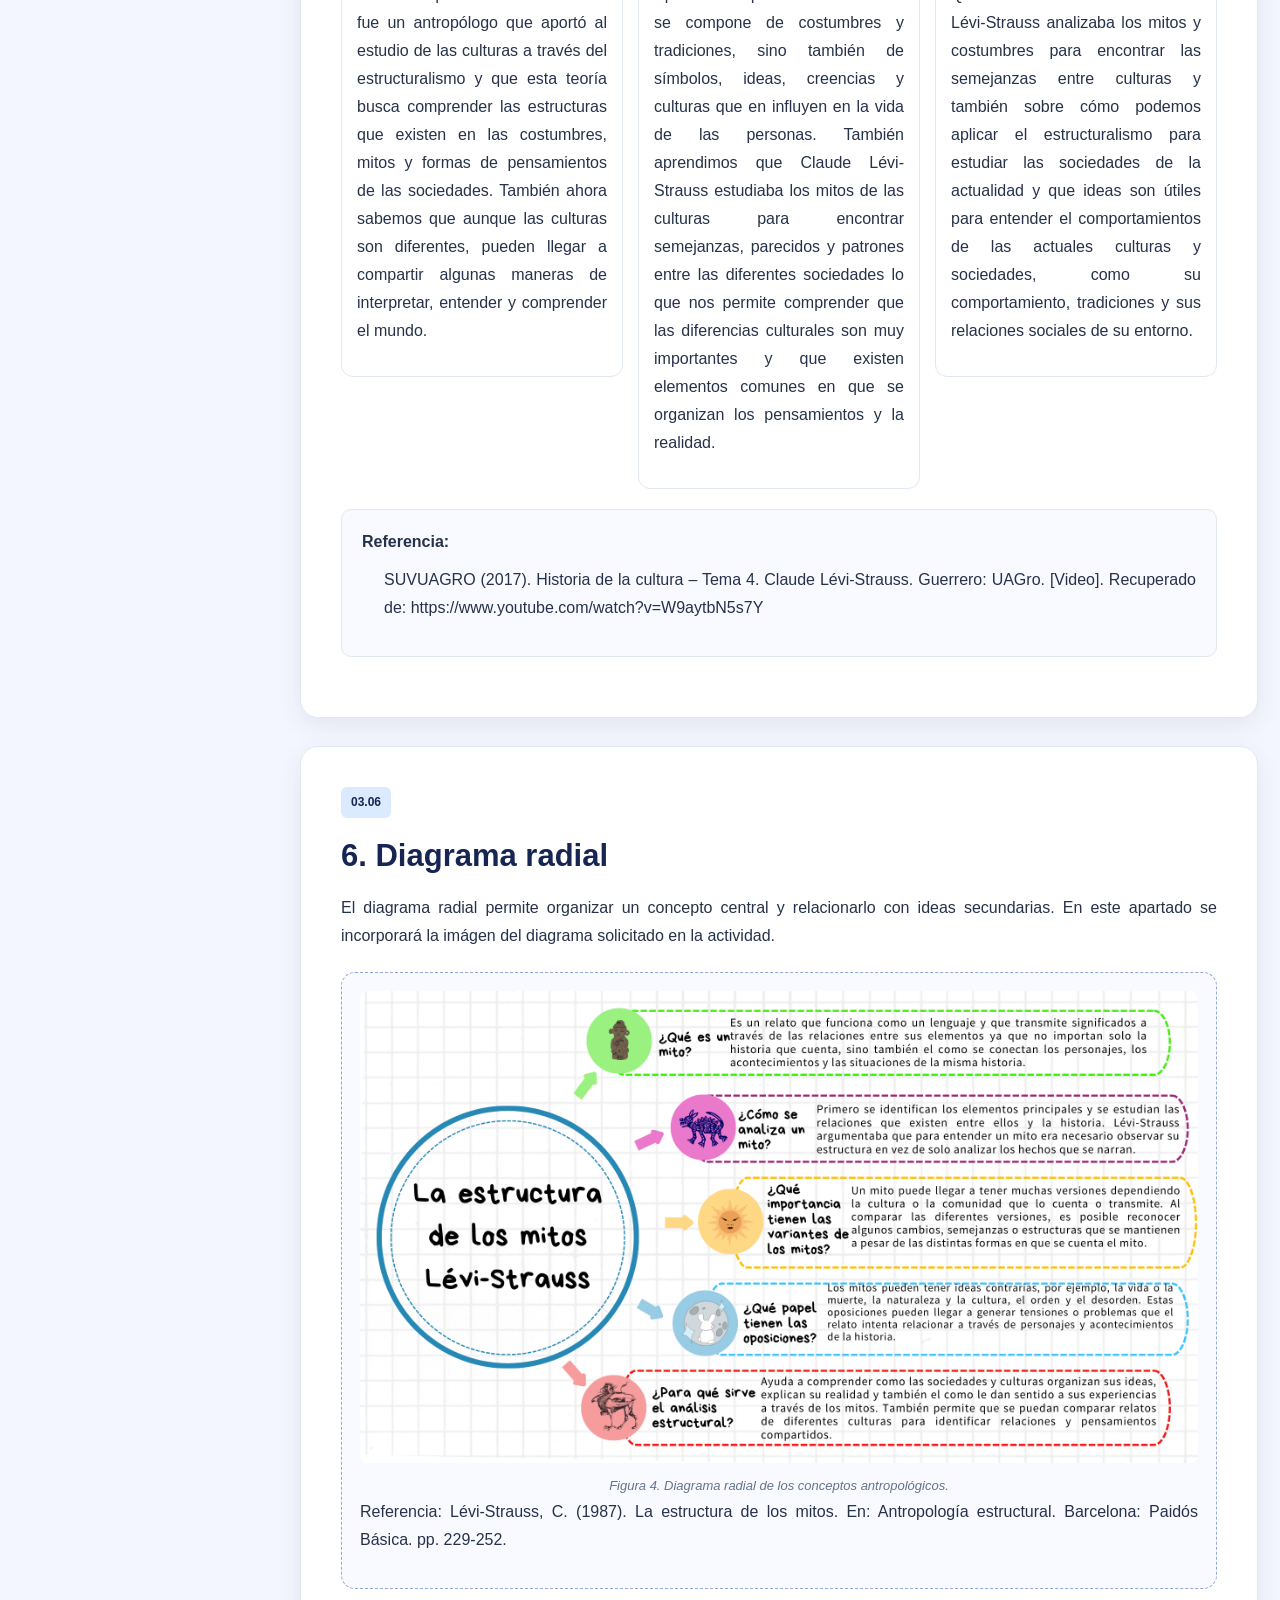
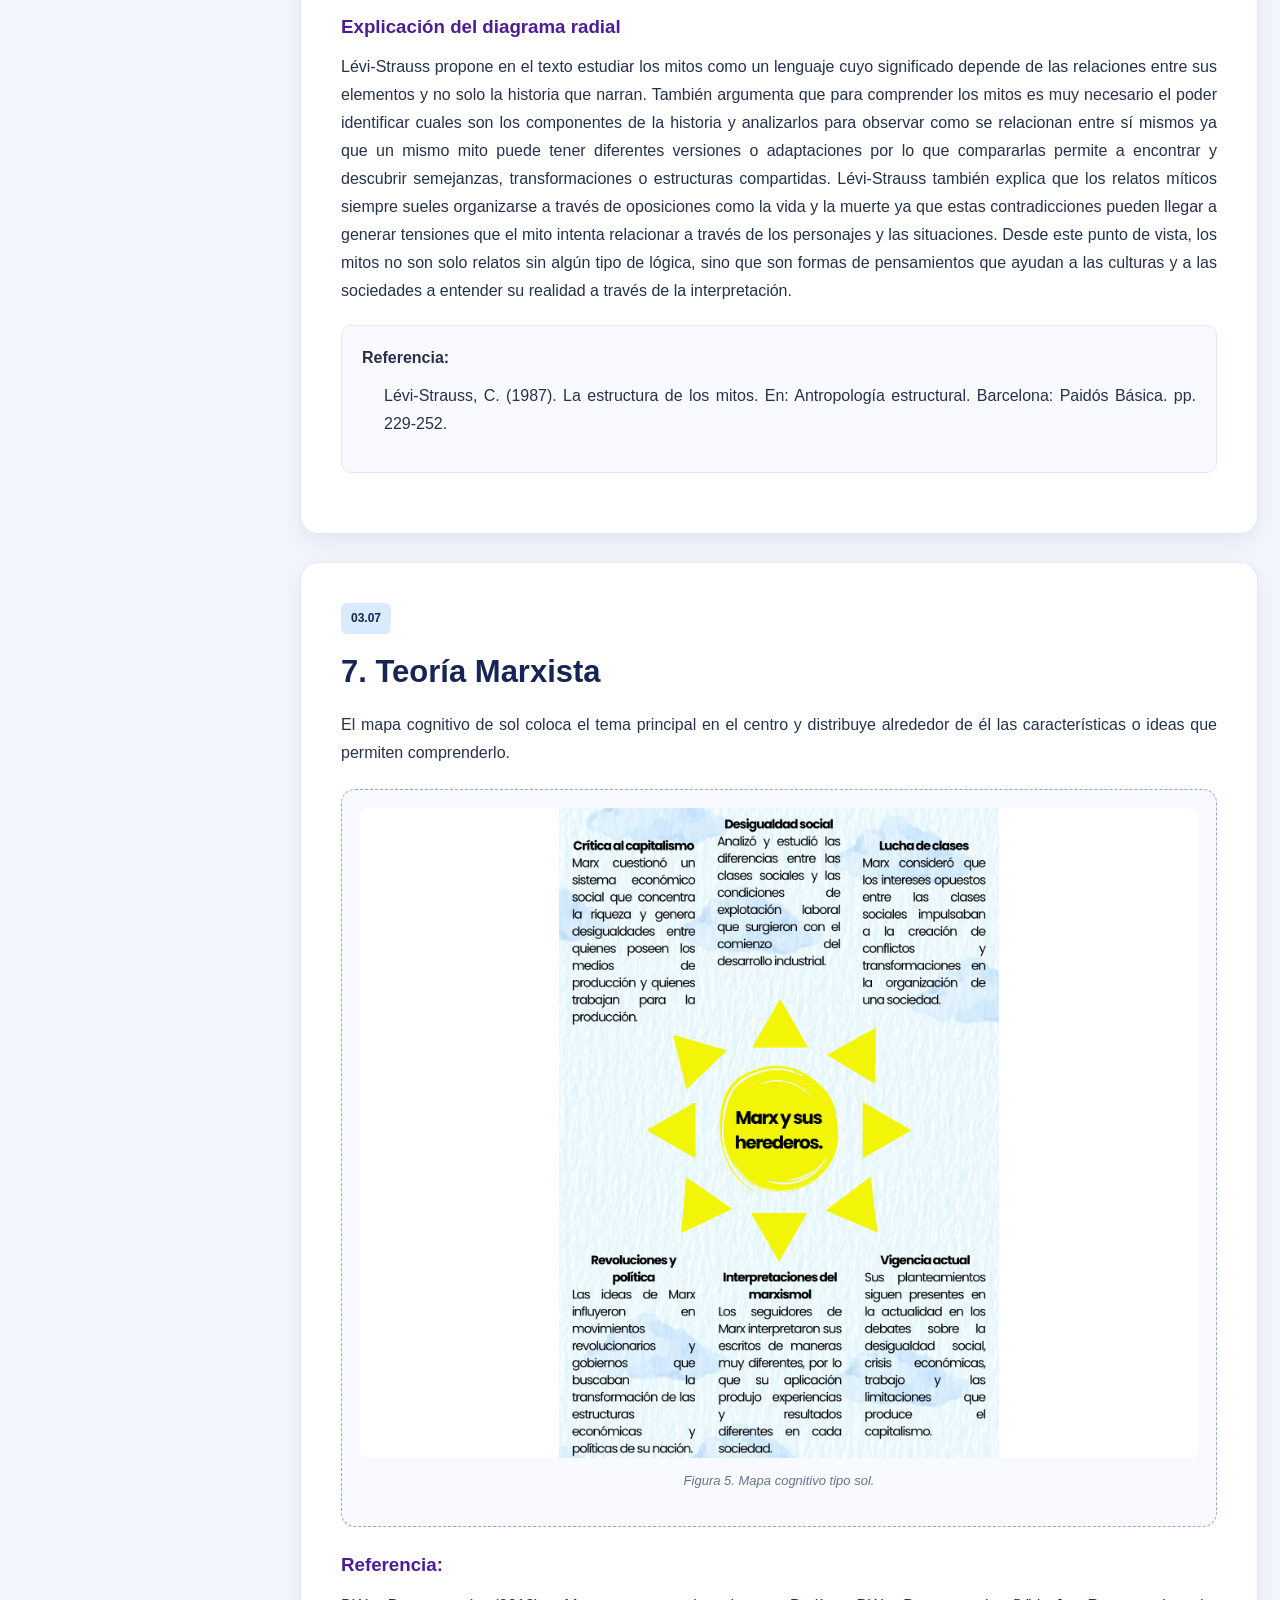
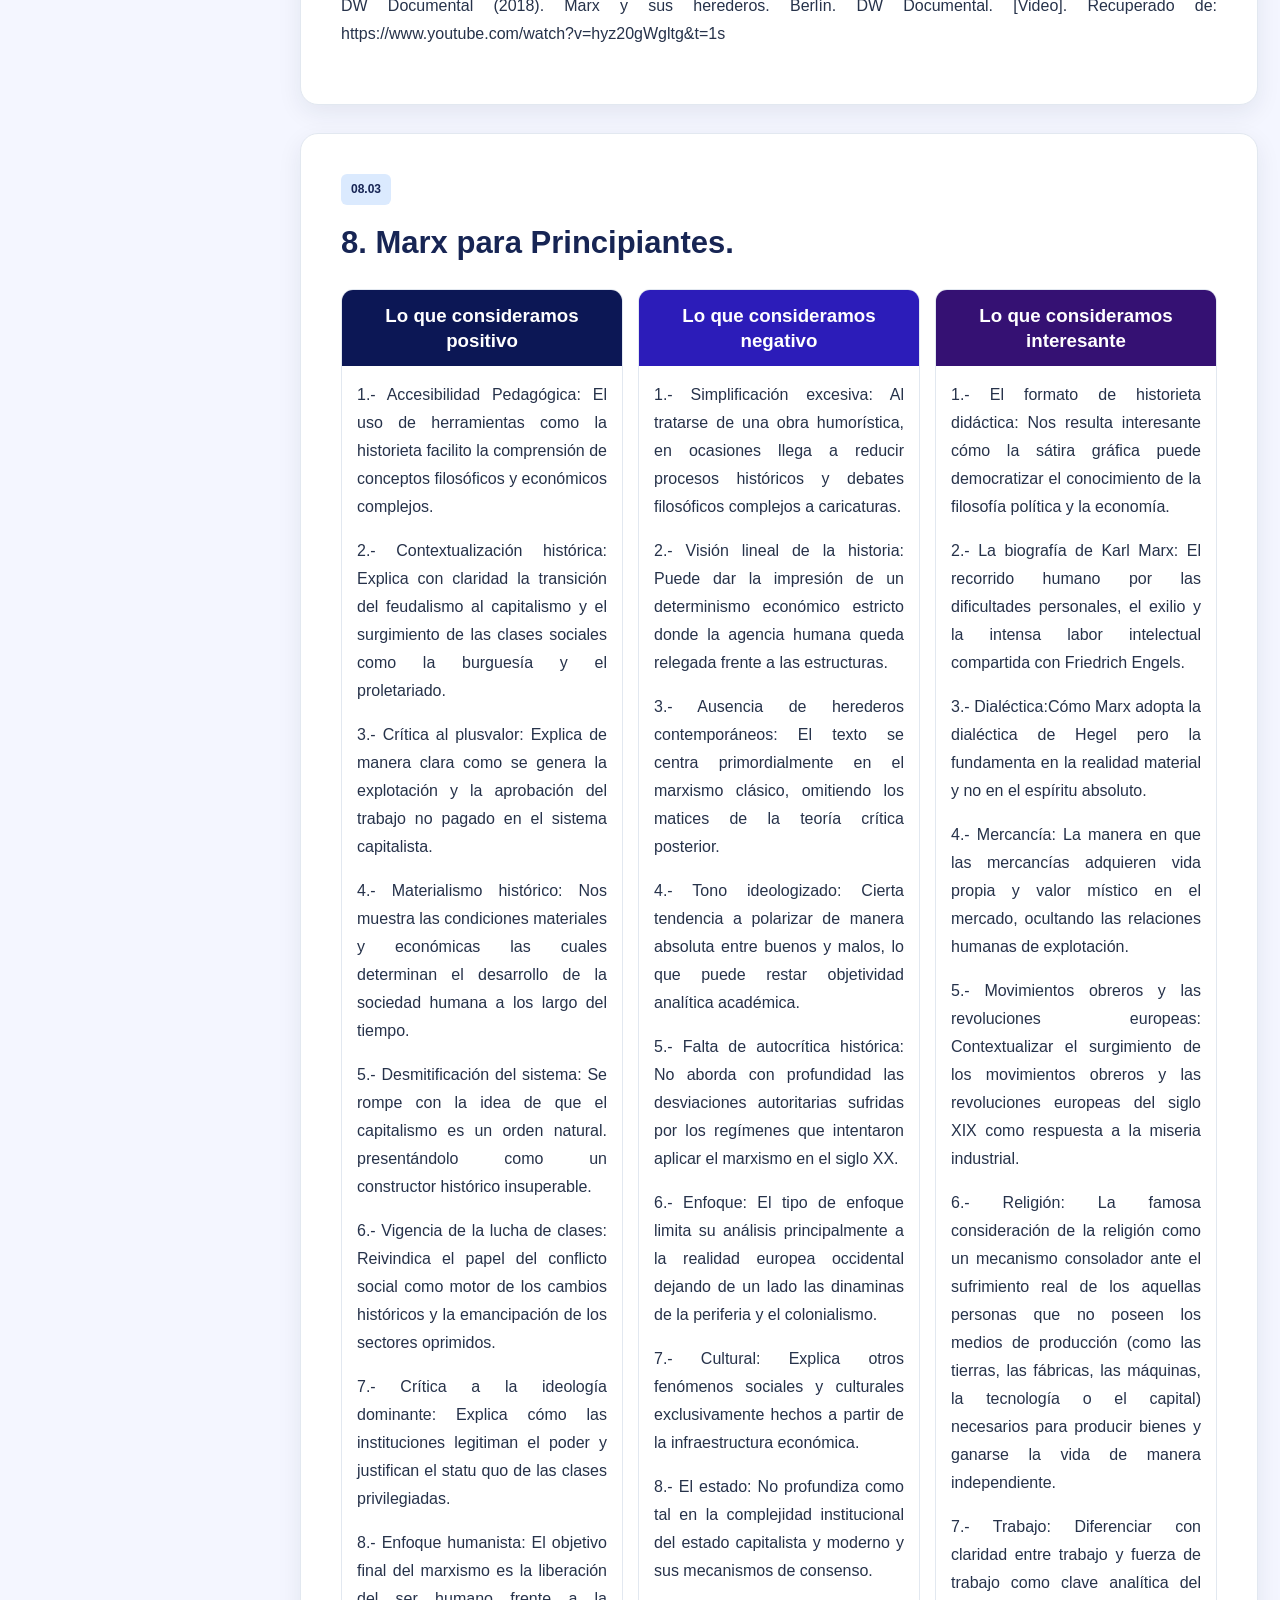
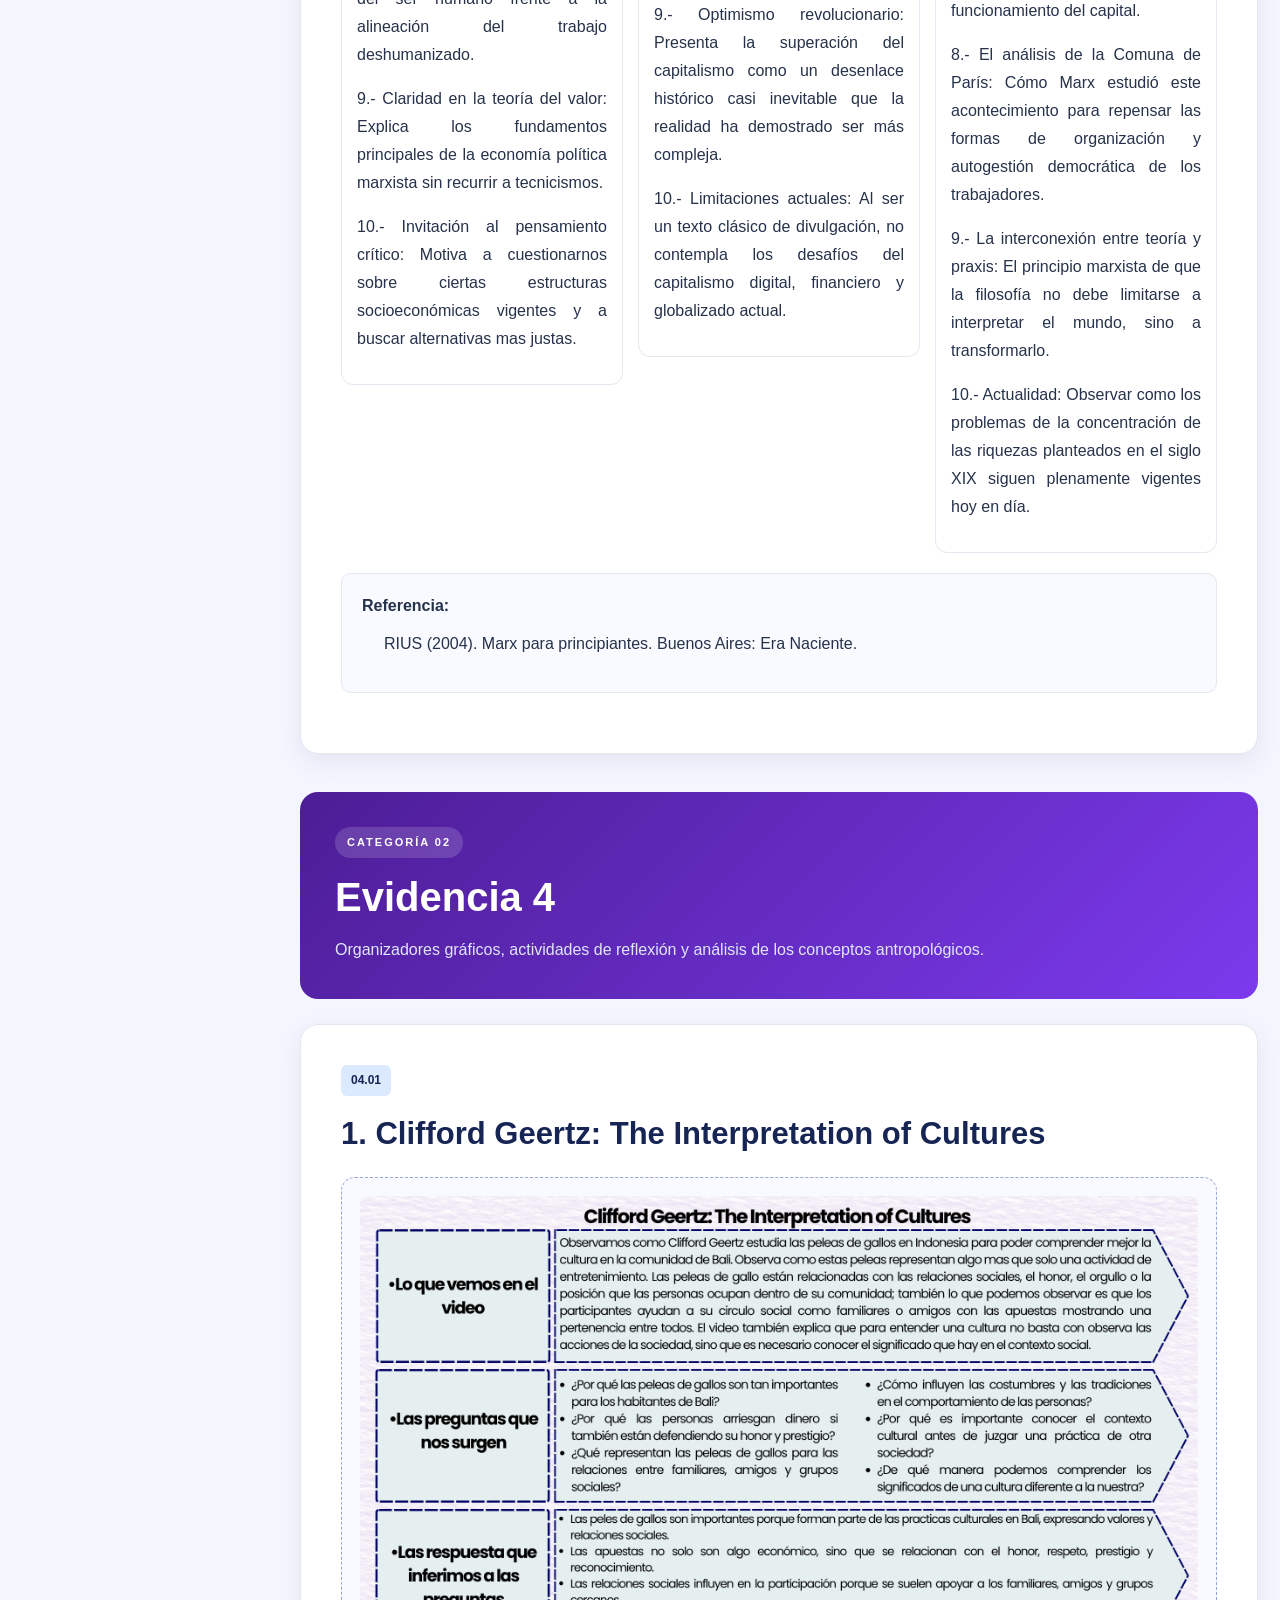
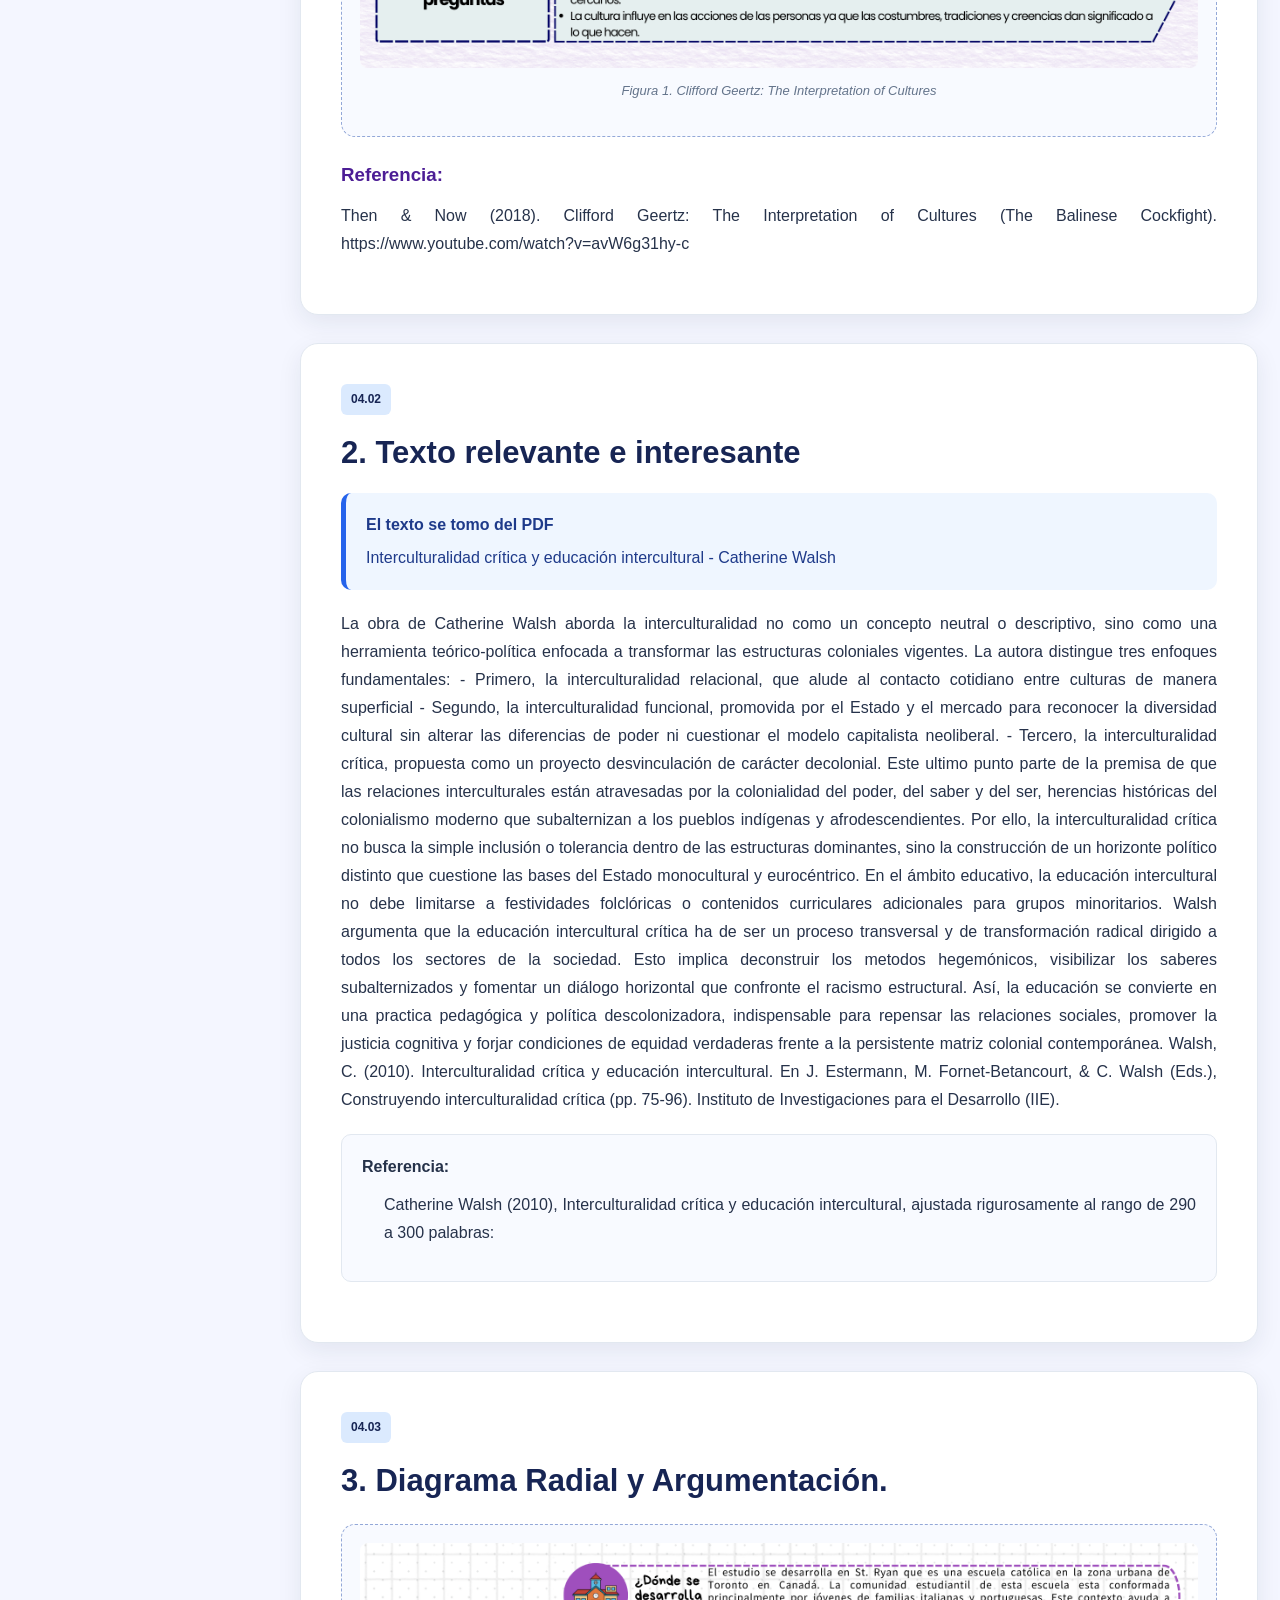
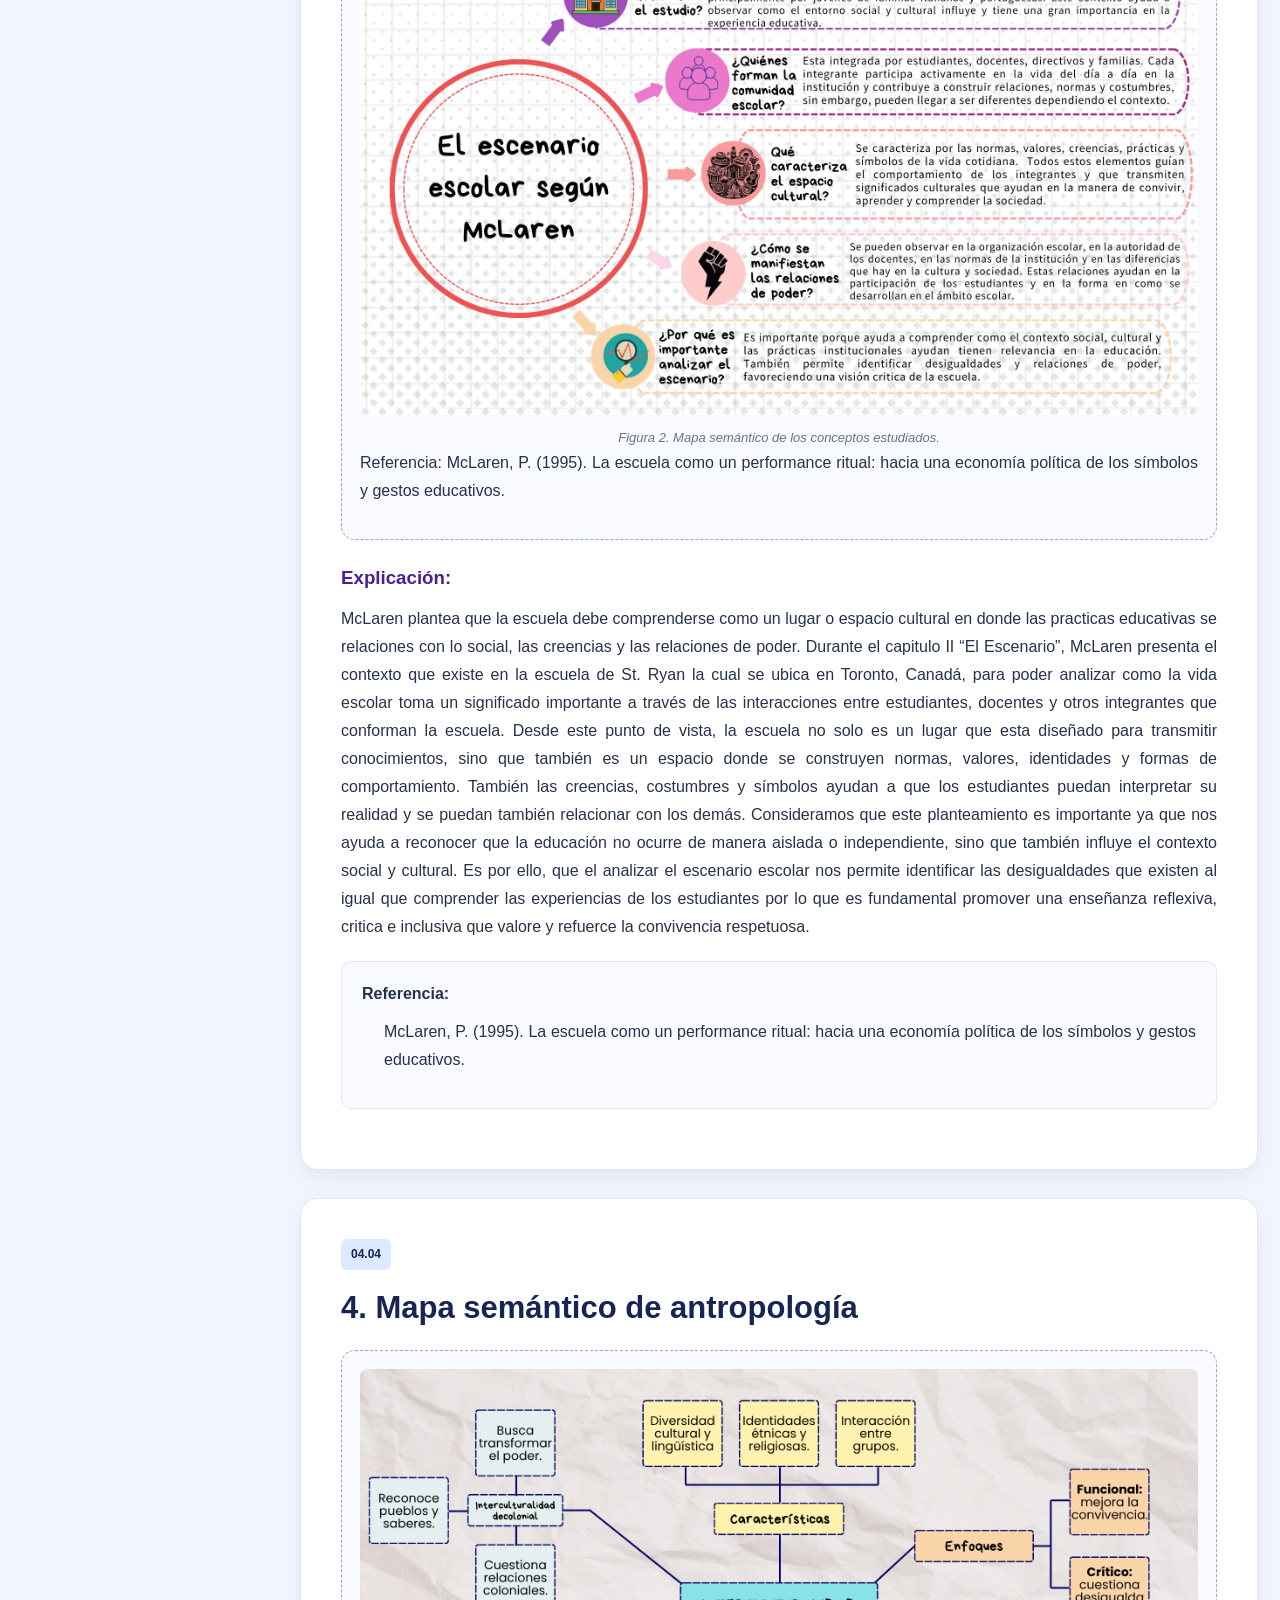
<file: EduAntropía.html>
<!DOCTYPE html>
<html lang="es">
<head>
    <meta charset="UTF-8">
    <meta name="viewport" content="width=device-width, initial-scale=1.0">
    <meta name="description" content="Wiki de Antropología con evidencias de aprendizaje 3 y 4.">
    <title>Wiki de Antropología | Actividades 3 y 4</title>
    <link rel="stylesheet" href="estilos.css">
</head>

<body>

    <!-- ENCABEZADO -->

    <header class="encabezado">
        <div class="encabezado-contenido">
            <span class="etiqueta">PROYECTO ACADÉMICO</span>
            <h1>EduAntropía</h1>
            <p>Wiki de Antropología</p>
        </div>
    </header>

    <!-- MENÚ PRINCIPAL -->

    <nav class="navegacion">
        <a href="#inicio">Inicio</a>
        <a href="#evidencia3">Actividad 3</a>
        <a href="#evidencia4">Actividad 4</a>
        <a href="#Bibliografía">Bibliografía</a>
    </nav>

    <main class="contenedor">

        <!-- MENÚ LATERAL -->

        <aside class="barra-lateral">
            <h2>Contenido</h2>

            <a href="#inicio">Presentación</a>

            <details open>
                <summary>Evidencia 3</summary>
                <a href="#culturalismo">1. Culturalismo</a>
                <a href="#samoa">2. Texto sobre Samoa</a>
                <a href="#funcionalismo">3. Funcionalismo</a>
                <a href="#argonautas">4. Los argonautas</a>
                <a href="#preguntas3">5. Preguntas</a>
                <a href="#radial">6. Diagrama radial</a>
                <a href="#mapa-sol">7. Mapa Cognitivo Tipo Sol</a>
                <a href="#pni">8. Positivo, negativo e interesante</a>
            </details>

            <details open>
                <summary>Evidencia 4</summary>
                <a href="#observaciones">1.. Teoría Simbolista </a>
                <a href="#texto-relevante">2. Texto relevante</a>
                <a href="#mapa-semantico">3. Teoría Procesualista</a>
                <a href="#interculturalidad">4. Interculturalismo</a>
                <a href="#sintesis">5. Sintesis</a>
                <a href="#comparativo">6. Cuadro comparativo</a>
            </details>

            <a href="#Bibliografía">Referencias</a>
        </aside>

        <!-- CONTENIDO -->

        <div class="contenido-principal">

            <!-- INICIO -->

            <section id="inicio" class="seccion portada">
                <span class="etiqueta">BIENVENIDA</span>
                <h2>Wiki de Antropología</h2>

                <p>
                    Esta wiki reúne las evidencias de aprendizaje relacionadas con
                    el estudio de la cultura, las sociedades y el comportamiento humano.
                    Su propósito es organizar los contenidos de manera visual y facilitar
                    la comprensión de los principales conceptos antropológicos.
                </p>

                <p>
                    La información se encuentra organizada en dos categorías:
                    Evidencia 3 y Evidencia 4. Cada apartado incluye explicaciones,
                    actividades, espacios para redactar textos e imágenes de los
                    organizadores gráficos correspondientes.
                </p>

                <div class="tarjetas-inicio">
                    <a href="#evidencia3" class="tarjeta tarjeta-azul">
                        <span class="numero-tarjeta">03</span>
                        <h3>Evidencia 3</h3>
                        <p>Perspectivas antropológicas, cultura y etnografía.</p>
                        <span class="boton-enlace">Ver evidencia →</span>
                    </a>

                    <a href="#evidencia4" class="tarjeta tarjeta-morada">
                        <span class="numero-tarjeta">04</span>
                        <h3>Evidencia 4</h3>
                        <p>Organizadores gráficos, análisis y síntesis.</p>
                        <span class="boton-enlace">Ver evidencia →</span>
                    </a>
                </div>
            </section>

            <!-- =====================================
                 EVIDENCIA 3
            ====================================== -->

            <section id="evidencia3" class="encabezado-evidencia">
                <span class="etiqueta">CATEGORÍA 01</span>
                <h2>Evidencia 3</h2>
                <p>
                    Estudio de las perspectivas antropológicas y sus aportaciones
                    a la comprensión de la cultura y la sociedad.
                </p>
            </section>

            <!-- 1. CULTURALISMO -->

            <section id="culturalismo" class="seccion">
                <span class="numero-seccion">03.01</span>
                <h2>1. Culturalismo</h2>

                <p>
                    El culturalismo destaca la importancia de la cultura para comprender
                    el comportamiento humano. Las costumbres, los valores, las normas y
                    las creencias se aprenden mediante la convivencia y la socialización.
                    Estos elementos influyen en la manera en que las personas interpretan
                    su entorno y se relacionan con los demás.
                </p>

                <h3>Imágen del mapa conceptual</h3>

                <div class="espacio-imagen">
                    <img
                        src="wiki.png"
                        alt="Mapa conceptual del culturalismo"
                        class="imagen-evidencia"
                    >
                    <p class="pie-imagen">
                        Figura 1. Mapa conceptual sobre el culturalismo.
                    </p>
                </div>

                <h3>Referencia</h3>

                <p1>INAH (2012). El Culturalismo, una corriente teórica de la antropología. Ciudad de México: INAH TV. [Video] Disponible en https://www.youtube.com/watch?v=nWqSM3hwKzw</p1>
                
            </section>

            <!-- 2. TEXTO DE SAMOA -->

            <section id="samoa" class="seccion">
                <span class="numero-seccion">03.02</span>
                <h2>2. Adolescencia, sexo y cultura en Samoa</h2>

                <div class="instrucciones">
                    <strong>Introducción:</strong>
                </div>

                <p>
                    En esta parte nos llamó la atención que Mead cuestionara la idea de que en la adolescencia es necesaria la etapa de conflictos y angustias. Al describir Samoa, nos muestra que las experiencias de los jóvenes dependen siempre de la cultura y del ambiente social, también lo que nos aprecio bastante interesante es la descripción de la vida cotidiana de la aldea donde las actividades ser realizan de forma comunitaria lo que permite comprender que cada sociedad y cultura educa y forma a sus jóvenes de una manera distinta cada una. 
                </p>

                <div class="instrucciones">
                    <strong>La educación del niño samoano.</strong>
                </div>

                <p>
                    En este capitulo nos pareció interesante la manera en que los niños samoanos aprenden desde muy pequeños a través de la convivencia y la participación de actividades familiares. El texto muestra que la educación no solo se limita a la escuela, sino que ocurre en la vida cotidiana donde los niños observan, imitan y adquieren responsabilidades. También nos llamó la atención la importancia que tienes los familiares y la comunidad en la formación de los niños y que este ejemplo nos demuestra que los niños aprenden habilidades sociales mientras participan activamente en su comunidad. 
                </p>

                 <div class="instrucciones">
                    <strong>Nuestros problemas educativos considerados a la luz de la experiencia samoana.</strong>
                </div>

                <p>
                    En este capítulo nos llamó la atención la comparación que hace Mead entre la adolescencia samoana y la adolescencia estadounidense ya que explica que muchas dificultades de la adolescencia no son inevitables, sino que se relacionan con las condiciones culturales de cada sociedad. También consideramos muy importante que el crecimiento físico es similar, pero que la experiencia emocional es variable según el ambiente en el que se vive. 
                </p>

                 <div class="instrucciones">
                    <strong>Educación para la elección.</strong>
                </div>

                <p>
                    Aquí nos pareció bastante interesante que Mead plantea la educación como una preparación para elegir, pero que cuestiona si ofrecemos las suficientes responsabilidades a los jóvenes. Algo que también nos pareció muy interesante es que el conocer diferentes experiencias ayuda a desarrollar mayor tolerancia a otras culturas y que la educación debe permitir comprender diversas opciones y formar personas con la capacidad de tomar decisiones con conciencia. 
                </p>


                <div class="ayuda-escritura">
                    <strong>Referencia:</strong>
                    <ul>
                        <p>
                            Mead, M. (1968). Introducción. La educación del niño Samoano. Nuestro problemas educativos considerados a la luz de la experiencia samoana. Educación para la elección. En: Adolescencia, sexo y cultura en Samoa. México D. F.: Planeta. pp. 23-35, 41-56, 185-216, 217-228.
                        </p>
                    </ul>
                </div>
               
            </section>

            <!-- 3. FUNCIONALISMO -->

            <section id="funcionalismo" class="seccion">
                <span class="numero-seccion">03.03</span>
                <h2>3. El legado del funcionalismo</h2>

                <p>
                    El funcionalismo estudia las prácticas culturales y las instituciones
                    considerando su relación con la organización de la sociedad.
                    Bronislaw Malinowski destacó el trabajo de campo y las necesidades
                    humanas, mientras que A. R. Radcliffe-Brown centró su atención en
                    las estructuras sociales y las relaciones entre sus componentes.
                </p>

                <h3>Imágen del cuadro sinóptico</h3>

                <div class="espacio-imagen">
                    <img
                        src="3.3.png"
                        alt="Cuadro sinóptico sobre el funcionalismo"
                        class="imagen-evidencia"
                    >
                    <p class="pie-imagen">
                        Figura 2. Cuadro sinóptico del legado del funcionalismo.
                        Referencia: Laguna, D. (2006). El legado del funcionalismo. Limitaciones teóricas y excesos etnográficos. Revista Española de Sociología (RES), Vol. 25 (2), 241-257.
                    </p>
                </div>

                <h3>Explicación:</h3>

                <p>El funcionalismo fue una corriente muy importante para el desarrollo de la antropología moderna ya que buscó explicar el cómo diferentes prácticas e instituciones tienen ciertas funciones dentro de la sociedad. Los principales representantes estudiaron las sociedades a través del trabajo de campo y produjeron descripciones etnográficas detalladas. La influencia del funcionalismo se relacionó con las ideas de Durkheim sobre la integración, solidaridad y cohesión social. Sin embargo, también recibió críticas ya que le daba mucha importancia al orden y al equilibrio, opacando o restándole importancia al conflicto, relaciones de poder y cambios históricos de la sociedad. También algunos de sus modelos no siempre eran acordes o correspondían a las realidades de cada sociedad y a pesar de estas limitaciones, su legado continua siendo demasiado importante por el valor de sus investigaciones de campo y la gran extensión de información etnográfica que ha aportado a la antropología. </p>

                <h3>Referencia</h3>

                <p1>INAH (2012). El Culturalismo, una corriente teórica de la antropología. Ciudad de México: INAH TV. [Video] Disponible en https://www.youtube.com/watch?v=nWqSM3hwKzw</p1>
                
            </section>

            <!-- 4. ARGONAUTAS -->

            <section id="argonautas" class="seccion">
                <span class="numero-seccion">03.04</span>
                <h2>4. Los argonautas del pacífico occidental.</h2>

                <div class="instrucciones">
                    <strong>1. Prefacio y Prólogo del autor (pp. 5-12)</strong>
                </div>

                <p>
                    En el prefacio pudimos apreciar que el autor Malinowski hace incapie en la manera en la que se hace el trabajo de campo etnográfico inmersivo. El autor argumenta que el investigador no debe limitarse a observar desde una posición distante o académica, sino vivir y convivir directamente con los nativos. Su propuesta de captar el punto de vista del nativo, su relación con la vida y su visión del mundo transforma por completo la manera de entender la antropología moderna, dándole un rigor científico basado en la experiencia directa.
                </p>

                <div class="instrucciones">
                    <strong>2. Introducción: Objeto de esta investigación (pp. 13-18) </strong>
                </div>

                <p>
                    Nos pareció interesante que el autor en esta sección define el propósito central de la etnografía: documentar la cultura en su totalidad y no solo coleccionar datos aislados de costumbres exóticas. Malinowski detalla el fenómeno del kula, un sistema de intercambio ceremonial intertribal que desafía la visión económica occidental del beneficio material puro. Descubrir que un complejo ritual de intercambio comercial y simbólico sostiene la estructura social, el prestigio y los lazos de paz entre islas abre una perspectiva totalmente nueva sobre la racionalidad humana.
                </p>

                 <div class="instrucciones">
                    <strong>3. Introducción: Método y finalidad de esta investigación (pp. 19-42) </strong>
                </div>

                <p>
                    Finalmente, nos pareció interesante la exposición metodológica rigurosa que plantea el autor, conocida como "observación participante". Malinowski detalla los métodos concretos para registrar la vida imponderable de la comunidad, como la recolección de estadísticas de la realidad y la recopilación de corpus de documentos lingüísticos nativos. Su enfoque demuestra que la etnografía requiere tanto la empatía y la inmersión prolongada como la sistematización rigurosa, garantizando así que los fenómenos culturales sean explicados con absoluta fidelidad científica.
                </p>

                <div class="ayuda-escritura">
                    <strong>Referencia:</strong>
                    <ul>
                        <p>
                            Malinowski, B. (1973). Prefacio. Prólogo del autor. Introducción: objeto, método y finalidad de esta investigación. En Los argonautas del pacífico occidental (pp. 5-12, 13-18 y 19-42). Planeta.
                        </p>
                    </ul>
                </div>
            </section>

            <!-- 5. PREGUNTAS -->

            <section id="preguntas3" class="seccion">
                <span class="numero-seccion">03.05</span>
                <h2>5. Preguntas de la teoría estructularista.</h2>

                <div class="pni-contenedor">
                    <article class="pni-columna positivo">
                        <h3>Lo que sabemos</h3>
                        <p>Sabemos que Claude Lévi-Strauss fue un antropólogo que aportó al estudio de las culturas a través del estructuralismo y que esta teoría busca comprender las estructuras que existen en las costumbres, mitos y formas de pensamientos de las sociedades. También ahora sabemos que aunque las culturas son diferentes, pueden llegar a compartir algunas maneras de interpretar, entender y comprender el mundo.</p>
                    </article>

                    <article class="pni-columna negativo">
                        <h3>Lo que aprendimos</h3>
                        <p>Aprendimos que la cultura no solo se compone de costumbres y tradiciones, sino también de símbolos, ideas, creencias y culturas que en influyen en la vida de las personas. También aprendimos que Claude Lévi-Strauss estudiaba los mitos de las culturas para encontrar semejanzas, parecidos y patrones entre las diferentes sociedades lo que nos permite comprender que las diferencias culturales son muy importantes y que existen elementos comunes en que se organizan los pensamientos y la realidad. </p>
                    </article>

                    <article class="pni-columna interesante">
                        <h3>Lo que queremos saber</h3>
                        <p>Queremos conocer cómo Claude Lévi-Strauss analizaba los mitos y costumbres para encontrar las semejanzas entre culturas y también sobre cómo podemos aplicar el estructuralismo para estudiar las sociedades de la actualidad y que ideas son útiles para entender el comportamientos de las actuales culturas y sociedades, como su comportamiento, tradiciones y sus relaciones sociales de su entorno.</p>
                    </article>
                </div>

                <div class="ayuda-escritura">
                    <strong>Referencia:</strong>
                    <ul>
                        <p>
                            SUVUAGRO (2017). Historia de la cultura – Tema 4.  Claude Lévi-Strauss. Guerrero: UAGro. [Video]. Recuperado de: https://www.youtube.com/watch?v=W9aytbN5s7Y 
                        </p>
                    </ul>
                </div>
            </section>

             <!-- 1. DIAGRAMA RADIAL -->

            <section id="radial" class="seccion">
                <span class="numero-seccion">03.06</span>
                <h2>6. Diagrama radial</h2>

                <p>
                    El diagrama radial permite organizar un concepto central y relacionarlo
                    con ideas secundarias. En este apartado se incorporará la imágen del
                    diagrama solicitado en la actividad.
                </p>

                <div class="espacio-imagen">
                    <img
                        src="radial diagrama.png"
                        alt="Diagrama radial de antropología"
                        class="imagen-evidencia"
                    >
                    <p class="pie-imagen">
                        Figura 4. Diagrama radial de los conceptos antropológicos.</p>
                        <p>
                        Referencia: Lévi-Strauss, C. (1987). La estructura de los mitos. En: Antropología estructural. Barcelona: Paidós Básica. pp. 229-252.
                    </p>
                </div>

                <h3>Explicación del diagrama radial</h3>

                <p>Lévi-Strauss propone en el texto estudiar los mitos como un lenguaje cuyo significado depende de las relaciones entre sus elementos y no solo la historia que narran. También argumenta que para comprender los mitos es muy necesario el poder identificar cuales son los componentes de la historia y analizarlos para observar como se relacionan entre sí mismos ya que un mismo mito puede tener diferentes versiones o adaptaciones por lo que compararlas permite a encontrar y descubrir semejanzas, transformaciones o estructuras compartidas. Lévi-Strauss también explica que los relatos míticos siempre sueles organizarse a través de oposiciones como la vida y la muerte ya que estas contradicciones pueden llegar a generar tensiones que el mito intenta relacionar a través de los personajes y las situaciones. Desde este punto de vista, los mitos no son solo relatos sin algún tipo de lógica, sino que son formas de pensamientos que ayudan a las culturas y a las sociedades a entender su realidad a través de la interpretación. </p>

                <div class="ayuda-escritura">
                    <strong>Referencia:</strong>
                    <ul>
                        <p>
                            Lévi-Strauss, C. (1987). La estructura de los mitos. En: Antropología estructural. Barcelona: Paidós Básica. pp. 229-252.
                        </p>
                    </ul>
                </div>
            </section>

            <!-- 2. MAPA COGNITIVO DE SOL -->

            <section id="mapa-sol" class="seccion">
                <span class="numero-seccion">03.07</span>
                <h2>7. Teoría Marxista</h2>

                <p>
                    El mapa cognitivo de sol coloca el tema principal en el centro y
                    distribuye alrededor de él las características o ideas que permiten
                    comprenderlo.
                </p>

                <div class="espacio-imagen">
                    <img
                        src="sol.png"
                        alt="Mapa cognitivo de sol"
                        class="imagen-evidencia"
                    >
                    <p class="pie-imagen">
                        Figura 5. Mapa cognitivo tipo sol.</p>
                    </p>
                </div>

                <h3>Referencia:</h3>

                <p> DW Documental (2018). Marx y sus herederos. Berlín. DW Documental. [Video]. Recuperado de: https://www.youtube.com/watch?v=hyz20gWgltg&t=1s </p>
            </section>

            <!-- 3. PNI -->

            <section id="pni" class="seccion">
                <span class="numero-seccion">08.03</span>
                <h2>8. Marx para Principiantes.</h2>

                <div class="pni-contenedor">
                    <article class="pni-columna positivo">
                        <h3>Lo que consideramos positivo</h3>
                        <p>1.- Accesibilidad Pedagógica: El uso de herramientas como la historieta facilito la comprensión de conceptos filosóficos y económicos complejos. </p>
                        <p>2.- Contextualización histórica: Explica con claridad la transición del feudalismo al capitalismo y el surgimiento de las clases sociales como la burguesía y el proletariado. </p>
                        <p>3.- Crítica al plusvalor: Explica de manera clara como se genera la explotación y la aprobación del trabajo no pagado en el sistema capitalista.</p>
                        <p>4.- Materialismo histórico: Nos muestra las condiciones materiales y económicas las cuales determinan el desarrollo de la sociedad humana a los largo del tiempo. </p>
                        <p>5.- Desmitificación del sistema: Se rompe con la idea de que el capitalismo es un orden natural. presentándolo como un constructor histórico insuperable. </p>
                        <p>6.- Vigencia de la lucha de clases: Reivindica el papel del conflicto social como motor de los cambios históricos y la emancipación de los sectores oprimidos.</p>
                        <p>7.- Crítica a la ideología dominante: Explica cómo las instituciones legitiman el poder y justifican el statu quo de las clases privilegiadas.</p>
                        <p>8.- Enfoque humanista: El objetivo final del marxismo es la liberación del ser humano frente a la alineación del trabajo deshumanizado. </p>
                        <p>9.- Claridad en la teoría del valor: Explica los fundamentos principales de la economía política marxista sin recurrir a tecnicismos.</p>
                        <p>10.- Invitación al pensamiento crítico: Motiva a cuestionarnos sobre ciertas estructuras socioeconómicas vigentes y a buscar alternativas mas justas.  </p>
                    </article>

                    <article class="pni-columna negativo">
                        <h3>Lo que consideramos negativo</h3>
                        <p>1.- Simplificación excesiva: Al tratarse de una obra humorística, en ocasiones llega a reducir procesos históricos y debates filosóficos complejos a caricaturas.</p>
                        <p>2.- Visión lineal de la historia: Puede dar la impresión de un determinismo económico estricto donde la agencia humana queda relegada frente a las estructuras.</p>
                        <p>3.- Ausencia de herederos contemporáneos: El texto se centra primordialmente en el marxismo clásico, omitiendo los matices de la teoría crítica posterior.</p>
                        <p>4.- Tono ideologizado: Cierta tendencia a polarizar de manera absoluta entre buenos y malos, lo que puede restar objetividad analítica académica.</p>
                        <p>5.- Falta de autocrítica histórica: No aborda con profundidad las desviaciones autoritarias sufridas por los regímenes que intentaron aplicar el marxismo en el siglo XX.</p>
                        <p>6.- Enfoque: El tipo de enfoque limita su análisis principalmente a la realidad europea occidental dejando de un lado las dinaminas de la periferia y el colonialismo. </p>
                        <p>7.- Cultural: Explica otros fenómenos sociales y culturales exclusivamente hechos a partir de la infraestructura económica. </p>
                        <p>8.- El estado: No profundiza como tal en la complejidad institucional del estado capitalista y moderno y sus mecanismos de consenso. </p>
                        <p>9.- Optimismo revolucionario: Presenta la superación del capitalismo como un desenlace histórico casi inevitable que la realidad ha demostrado ser más compleja. </p>
                        <p>10.- Limitaciones actuales: Al ser un texto clásico de divulgación, no contempla los desafíos del capitalismo digital, financiero y globalizado actual.</p>
                    </article>

                    <article class="pni-columna interesante">
                        <h3>Lo que consideramos interesante</h3>
                        <p>1.- El formato de historieta didáctica: Nos resulta interesante cómo la sátira gráfica puede democratizar el conocimiento de la filosofía política y la economía.</p>
                    <p>2.- La biografía de Karl Marx: El recorrido humano por las dificultades personales, el exilio y la intensa labor intelectual compartida con Friedrich Engels.</p>
                    <p>3.- Dialéctica:Cómo Marx adopta la dialéctica de Hegel pero la fundamenta en la realidad material y no en el espíritu absoluto.</p>
                    <p>4.- Mercancía: La manera en que las mercancías adquieren vida propia y valor místico en el mercado, ocultando las relaciones humanas de explotación.</p>
                    <p>5.- Movimientos obreros y las revoluciones europeas: Contextualizar el surgimiento de los movimientos obreros y las revoluciones europeas del siglo XIX como respuesta a la miseria industrial.</p>
                    <p>6.- Religión: La famosa consideración de la religión como un mecanismo consolador ante el sufrimiento real de los aquellas personas que no poseen los medios de producción (como las tierras, las fábricas, las máquinas, la tecnología o el capital) necesarios para producir bienes y ganarse la vida de manera independiente.</p>
                    <p>7.- Trabajo: Diferenciar con claridad entre trabajo y fuerza de trabajo como clave analítica del funcionamiento del capital.</p>
                    <p>8.- El análisis de la Comuna de París: Cómo Marx estudió este acontecimiento para repensar las formas de organización y autogestión democrática de los trabajadores.</p>
                    <p>9.- La interconexión entre teoría y praxis: El principio marxista de que la filosofía no debe limitarse a interpretar el mundo, sino a transformarlo.</p>
                    <p>10.- Actualidad:  Observar como los problemas de la concentración de las riquezas planteados en el siglo XIX siguen plenamente vigentes hoy en día.</p>
                    </article>
                </div>

                <div class="ayuda-escritura">
                    <strong>Referencia:</strong>
                    <ul>
                        <p>
                            RIUS (2004). Marx para principiantes. Buenos Aires: Era Naciente.
                        </p>
                    </ul>
                </div>
            </section>

            <!-- =====================================
                 EVIDENCIA 4
            ====================================== -->

            <section id="evidencia4" class="encabezado-evidencia encabezado-morado">
                <span class="etiqueta">CATEGORÍA 02</span>
                <h2>Evidencia 4</h2>
                <p>
                    Organizadores gráficos, actividades de reflexión y análisis
                    de los conceptos antropológicos.
                </p>
            </section>

           

            <!-- 4. OBSERVACIONES Y PREGUNTAS -->

            <section id="observaciones" class="seccion">
                <span class="numero-seccion">04.01</span>
                <h2>1. Clifford Geertz: The Interpretation of Cultures </h2>

                <div class="espacio-imagen">
                    <img
                        src="flechas.png"
                        alt="Mapa cognitivo de sol"
                        class="imagen-evidencia"
                    >
                    <p class="pie-imagen">
                        Figura 1. Clifford Geertz: The Interpretation of Cultures</p>
                    </p>
                </div>

                <h3>Referencia:</h3>

                <p>Then & Now (2018). Clifford Geertz: The Interpretation of Cultures (The Balinese Cockfight). https://www.youtube.com/watch?v=avW6g31hy-c</p>
                
            </section>

            <!-- 5. TEXTO RELEVANTE -->

            <section id="texto-relevante" class="seccion">
                <span class="numero-seccion">04.02</span>
                <h2>2. Texto relevante e interesante</h2>

                <div class="instrucciones">
                    <strong>El texto se tomo del PDF</strong>
                    <p>
                        Interculturalidad crítica y educación intercultural - Catherine Walsh
                    </p>
                </div>

                <p>La obra de Catherine Walsh aborda la interculturalidad no como un concepto neutral o descriptivo, sino como una herramienta teórico-política enfocada a transformar las estructuras coloniales vigentes. La autora distingue tres enfoques fundamentales:
                -  Primero, la interculturalidad relacional, que alude al contacto cotidiano entre culturas de manera superficial
                - Segundo, la interculturalidad funcional, promovida por el Estado y el mercado para reconocer la diversidad cultural sin alterar las diferencias de poder ni cuestionar el modelo capitalista neoliberal.
                - Tercero, la interculturalidad crítica, propuesta como un proyecto desvinculación de carácter decolonial.

                Este ultimo punto parte de la premisa de que las relaciones interculturales están atravesadas por la colonialidad del poder, del saber y del ser, herencias históricas del colonialismo moderno que subalternizan a los pueblos indígenas y afrodescendientes. Por ello, la interculturalidad crítica no busca la simple inclusión o tolerancia dentro de las estructuras dominantes, sino la construcción de un horizonte político distinto que cuestione las bases del Estado monocultural y eurocéntrico.
                En el ámbito educativo, la educación intercultural no debe limitarse a festividades folclóricas o contenidos curriculares adicionales para grupos minoritarios. Walsh argumenta que la educación intercultural crítica ha de ser un proceso transversal y de transformación radical dirigido a todos los sectores de la sociedad. Esto implica deconstruir los metodos hegemónicos, visibilizar los saberes subalternizados y fomentar un diálogo horizontal que confronte el racismo estructural. Así, la educación se convierte en una practica pedagógica y política descolonizadora, indispensable para repensar las relaciones sociales, promover la justicia cognitiva y forjar condiciones de equidad verdaderas frente a la persistente matriz colonial contemporánea. 
                Walsh, C. (2010). Interculturalidad crítica y educación intercultural. En J. Estermann, M. Fornet-Betancourt, & C. Walsh (Eds.), Construyendo interculturalidad crítica (pp. 75-96). Instituto de Investigaciones para el Desarrollo (IIE).</p>

                <div class="ayuda-escritura">
                    <strong>Referencia:</strong>
                    <ul>
                        <p>
                            Catherine Walsh (2010), Interculturalidad crítica y educación intercultural, ajustada rigurosamente al rango de 290 a 300 palabras:
                        </p>
                    </ul>
                </div>
            </section>

            <!-- 6. MAPA SEMÁNTICO -->

            <section id="mapa-semantico" class="seccion">
                <span class="numero-seccion">04.03</span>
                <h2>3. Diagrama Radial y Argumentación.</h2>

                <div class="espacio-imagen">
                    <img
                        src="El escenario escolar según McLaren.png"
                        alt="Mapa semántico de antropología"
                        class="imagen-evidencia"
                    >
                    <p class="pie-imagen">
                        Figura 2. Mapa semántico de los conceptos estudiados.</p>
                        <p>
                        Referencia: McLaren, P. (1995). La escuela como un performance ritual: hacia una economía política de los símbolos y gestos educativos.
                    </p>
                </div>

                <h3>Explicación: </h3>

                <p>McLaren plantea que la escuela debe comprenderse como un lugar o espacio cultural en donde las practicas educativas se relaciones con lo social, las creencias y las relaciones de poder. Durante el capitulo II “El Escenario”, McLaren presenta el contexto que existe en la escuela de St. Ryan la cual se ubica en Toronto, Canadá, para poder analizar como la vida escolar toma un significado importante a través de las interacciones entre estudiantes, docentes y otros integrantes que conforman la escuela. 
                Desde este punto de vista, la escuela no solo es un lugar que esta diseñado para transmitir conocimientos, sino que también es un espacio donde se construyen normas, valores, identidades y formas de comportamiento. También las creencias, costumbres y símbolos ayudan a que los estudiantes puedan interpretar su realidad y se puedan también relacionar con los demás. 
                Consideramos que este planteamiento es importante ya que nos ayuda a reconocer que la educación no ocurre de manera aislada o independiente, sino que también influye el contexto social y cultural.  Es por ello, que el analizar el escenario escolar nos permite identificar las desigualdades que existen al igual que comprender las experiencias de los estudiantes por lo que es fundamental promover una enseñanza reflexiva, critica e inclusiva que valore y refuerce la convivencia respetuosa. </p>

                <div class="ayuda-escritura">
                    <strong>Referencia:</strong>
                    <ul>
                        <p>
                            McLaren, P. (1995). La escuela como un performance ritual: hacia una economía política de los símbolos y gestos educativos.
                        </p>
                    </ul>
                </div>

            </section>   
              

            <!-- 7. SÍNTESIS -->

            <section id="interculturalidad" class="seccion">
                <span class="numero-seccion">04.04</span>
                <h2>4. Mapa semántico de antropología</h2>

                <div class="espacio-imagen">
                    <img
                        src="INTERCULTURALIDAD.png"
                        alt="Mapa semántico de antropología"
                        class="imagen-evidencia"
                    >
                    <p class="pie-imagen">
                        Figura 3. Mapa semántico de los conceptos estudiados.</p>
                        <p>
                        Referencia: Dietz, G. (2017). Interculturalidad: una aproximación antropológica. Perfiles educativos, 39(156), 192-207.</p>
                </div>

                <h3>Explicación: </h3>

                <p>Podemos entender que la interculturalidad es más que solo convivencia entre personas de distintas culturas ya que implica analizar y entender cómo se construyen sus relaciones sociales. Dietz explica en el texto que estas interacciones influyen en las personas a través de la lengua, la etnicidad, religión, creencias, nacionalidad o las relaciones de poder por lo que no basta solo reconocer que existen diferencias, sino que también es necesario identificar las desigualdades y la exclusión que afectan a los ciertos grupos. 
                    Dietz también menciona una interculturalidad funcional, que está orientada a mejorar la comunicación y la convivencia sin tener que modificar las estructuras que ya existen. También se menciona la interculturalidad critica que cuestionas las desigualdades históricas por lo que plantea analizar y entender la diferencia y la diversidad ya que cada dimensión permite enter un aparte de la realidad social.
                    En el ámbito educativo, este punto de vista o perspectiva exige que se evite lo más que pueda la creación de estereotipos y no   atribuir las diversas dificultades escolares únicamente a la cultura que tiene cada estudiante al igual que su realidad social por lo que la escuela debe favorecer el dialogo, el reconocimiento a las distintas identidades culturales y una participación equitativa. Por ellos, consideramos que la interculturalidad no solo consiste en tolerar, sino en revisar las ideas y prácticas de los demás para así contribuir a una sociedad mas justa, inclusiva y respetuosa. </p>

                <div class="ayuda-escritura">
                    <strong>Referencia:</strong>
                    <ul>
                        <p>
                            Dietz, G. (2017). Interculturalidad: una aproximación antropológica. Perfiles educativos, 39(156), 192-207
                        </p>
                    </ul>
                </div>
            </section>

            <!-- 5. SINTESIS -->
            <section id="sintesis" class="seccion">
                <span class="numero-seccion"> 04.05</span>
                <h2>5. Colonialidad</h2>

                <div class="instrucciones">
                    <strong>El texto se tomo del PDF</strong>
                    <p>
                        Persona, tiempo y conducta en Bali. En La interpretación de las culturas - Clifford Geertz.
                    </p>
                </div>

                <p>
                El texto de Clifford Geertz, Persona, tiempo y conducta en Bali, hace que tengamos una perspectiva distinta sobre cómo las concepciones de la identidad, la temporalidad y la acción social no son universales, sino construcciones culturales profundamente arraigadas en sistemas simbólicos particulares.
                Uno de los aspectos más relevantes e interesantes es la manera en que Geertz analiza la noción de persona en la sociedad balinesa. Lejos de concebir al individuo como un sujeto autónomo, psicológicamente profundo y único —como suele hacerse en Occidente—, el autor demuestra que en Bali la identidad se estructura a través de un elaborado sistema de títulos de parentesco, nombres de orden de nacimiento y términos de tecnonimia que despersonalizan al individuo para insertarlo en un orden social estandarizado y permanente. La persona es vista como un actor que desempeña un papel preestablecido en un escenario institucionalizado, donde lo importante no es la idiosincrasia íntima, sino la representación adecuada de las formas culturales.
                Asimismo, resulta sumamente interesante el tratamiento del tiempo. En lugar de un tiempo lineal, progresivo e histórico, Geertz describe una concepción temporal que tiende a anular el devenir histórico mediante calendarios rituales complejos que enfatizan la repetición y el carácter estático del presente. Esta temporalidad circular refuerza un modelo de conducta desprovisto de clímax dramáticos acumulativos, donde las acciones se orientan a mantener el equilibrio cósmico y social.
                En suma, el texto destaca por desmontar la universalidad de la naturaleza humana individualista, demostrando que tanto el concepto de "yo" como la experiencia del tiempo son artefactos culturales que modelan la conducta cotidiana. Esto resulta de gran valor para comprender la diversidad antropológica y la fuerza constitutiva de los símbolos en la vida social. </p>


                <div class="ayuda-escritura">
                    <strong>Referencia:</strong>
                    <ul>
                        <p>
                            Geertz, C. (2006). Persona, tiempo y conducta en Bali. En La interpretación de las culturas (pp. 299-238). Gedisa.
                        </p>
                    </ul>
                </div>

            </section>

            <!-- 6. CUADRO COMPARATIVO -->

            <section id="comparativo" class="seccion">
                <span class="numero-seccion">04.06</span>
                <h2>6. Cuadro comparativo General</h2>

                <div class="espacio-imagen">
                    <img
                        src="1RA PARTE.png"
                        alt="Cuadro comparativo de las perspectivas antropológicas"
                        class="imagen-evidencia"
                    >
                    <img
                        src="2RA PARTE.png"
                        alt="Cuadro comparativo de las perspectivas antropológicas"
                        class="imagen-evidencia"
                    >
                    <p class="pie-imagen">
                        Figura 4. Cuadro comparativo de las perspectivas antropológicas.
                    </p>
                </div>

            </section>

            <!-- CONCLUSIÓN -->

            <section id="Bibliografía" class="seccion Bibliografía">
                <span class="etiqueta">BIBLIOGRAFÍA</span>
                <h2>Referencias</h2>

                <div class="ayuda-escritura">
                    <strong></strong>
                    <ul>
                        <p>
                            1.- Antropología UNLAM (2021). Entrevista a Margaret Mead. Recuperado de: https://www.youtube.com/watch?v=WsN3_9wRonQ
                        </p>
                        <p>2.- Dietz, G. (2017). Interculturalidad: una aproximación antropológica. Perfiles educativos, 39(156), 192-207.</p>
                        <p>3.- Geertz, C. (2006). Persona, tiempo y conducta en Bali. En La interpretación de las culturas. Barcelona: Gedisa. pp. 299-238.</p>
                        <p>4.- Ilich, I. (2016). La represión del dominio vernáculo. En: Hornedo, B. (comp.) Iván Ilich, un humanista radical. Barcelona: Fondo de Cultura Económica, Ediciones La Llave.</p>
                        <p>5.- INAH (2012). El Culturalismo, una corriente teórica de la antropología. Ciudad de México: INAH TV. Recuperado de: https://www.youtube.com/watch?v=nWqSM3hwKzw</p>
                        <p>6.- Laguna, D. (2006). El legado del funcionalismo. Limitaciones teóricas y excesos etnográficos. Revista Española de Sociología (RES), Vol. 25 (2), 241-257.</p>
                        <p>7.- Lévi-Strauss, C. (1987). La estructura de los mitos. En: Antropología estructural. Barcelona: Paidós Básica. pp. 229-252.</p>
                        <p>8.- Malinowski, B. (1973). Prefacio. Prólogo del autor. Introducción: objeto, método y finalidad de esta investigación. En: Los argonautas del pacífico occidental. México, D. F.: Planeta. pp. 5-12, 13-18 y 19-42.</p>
                        <p>9.- McLaren, P. (1995). La escuela como un performance ritual: hacia una economía política de los símbolos y gestos educativos.</p>
                        <p>10.- Mead, M. (1968). Introducción. La educación del niño samoano. Nuestros problemas educativos considerados a la luz de la experiencia samoana. Educación para la elección. En: Adolescencia, sexo y cultura en Samoa. México D. F.: Planeta. pp. 23-35, 41-56, 185-216, 217-228.</p>
                        <p>11.- RIUS (2004). Marx para principiantes. Buenos Aires: Era Naciente.</p>
                        <p>12.- SUVUAGRO (2017). Historia de la cultura – Tema 2. Bronislaw Malinowski. Guerrero: UAGro. Recuperado de: https://www.youtube.com/watch?v=48blFXPeWsI</p>
                        <p>13.- Then & Now (2018). Clifford Geertz: The Interpretation of Cultures (The Balinese Cockfight). Recuperado de: https://www.youtube.com/watch?v=avW6g31hy-c </p>
                        <p>14.- Walsh, C. (2010). Interculturalidad crítica y educación intercultural. En: Construyendo interculturalidad crítica, La Paz: IIE. pp. 75-96.</p>
                    </ul>
                </div>

                <div class="frase-final">
                    La antropología permite comprender la diversidad humana
                    mediante el estudio de la cultura, la sociedad y sus transformaciones.
                </div>
            </section>

        </div>
    </main>

    <!-- PIE DE PÁGINA: DOS LOGOTIPOS -->

    <footer class="pie-pagina">

        <div class="footer-contenido">

            <div class="footer-logo">
                <img src="Escudo_BUAP_Negativo.png" alt="Logotipo institucional izquierdo">
            </div>

            <div class="footer-texto">
                <h3>Wiki de Antropología</h3>
                <p>Dulce Alejeandra Neri Aguilar.</p>
                <p>Raymundo Reyes Vázquez.</p>
            </div>

            <div class="footer-logo">
                <img src="images.png" alt="Logotipo institucional derecho">
            </div>

        </div>

        <div class="copyright">
            © 2026 Wiki de Antropología | Proyecto académico | Docente: María Guadalupe Huerta Morales.
        </div>

    </footer>

    <button id="volverArriba" aria-label="Volver arriba" title="Volver arriba">
        ↑
    </button>

    <script src="script.js"></script>

</body>
</html>
</file>
<file: estilos.css>
/* =====================================
   1. CONFIGURACIÓN GENERAL
===================================== */

:root {
    --azul-oscuro: #172554;
    --azul: #2563eb;
    --azul-claro: #dbeafe;
    --morado-oscuro: #4c1d95;
    --morado: #7c3aed;
    --morado-claro: #ede9fe;
    --fondo: #f4f6ff;
    --blanco: #ffffff;
    --texto: #26324a;
    --texto-suave: #64748b;
    --borde: #e2e8f0;
    --sombra: 0 8px 24px rgba(30, 41, 59, 0.08);
}

* {
    box-sizing: border-box;
    margin: 0;
    padding: 0;
    scroll-behavior: smooth;
}

body {
    font-family: Arial, Helvetica, sans-serif;
    background: var(--fondo);
    color: var(--texto);
    line-height: 1.75;
}

p {
    margin-bottom: 16px;
}

h1, h2, h3, h4 {
    line-height: 1.35;
}

h2 {
    color: var(--azul-oscuro);
    margin-bottom: 18px;
}

h3 {
    color: var(--morado-oscuro);
    margin: 25px 0 14px;
}

a {
    text-decoration: none;
    color: inherit;
}

/* =====================================
   2. ENCABEZADO
===================================== */

.encabezado {
    padding: 55px 20px;
    color: white;
    text-align: center;
    background: linear-gradient(135deg, #172554, #1d4ed8, #6d28d9);
}

.encabezado-contenido {
    max-width: 1100px;
    margin: auto;
}

.encabezado h1 {
    font-size: clamp(32px, 5vw, 52px);
    margin: 12px 0;
    letter-spacing: -1px;
}

.encabezado p {
    color: #e0e7ff;
    font-size: 17px;
    margin: 0;
}

.etiqueta {
    display: inline-block;
    padding: 6px 12px;
    border-radius: 30px;
    background: rgba(255, 255, 255, 0.15);
    color: inherit;
    font-size: 11px;
    font-weight: bold;
    letter-spacing: 2px;
}

/* =====================================
   3. MENÚ PRINCIPAL
===================================== */

.navegacion {
    position: sticky;
    top: 0;
    z-index: 100;
    display: flex;
    justify-content: center;
    flex-wrap: wrap;
    gap: 8px;
    padding: 12px;
    background: white;
    box-shadow: 0 3px 12px rgba(15, 23, 42, 0.08);
}

.navegacion a {
    padding: 9px 16px;
    border-radius: 8px;
    color: var(--azul-oscuro);
    font-weight: bold;
    font-size: 14px;
    transition: 0.2s;
}

.navegacion a:hover {
    background: var(--azul-claro);
    color: var(--azul);
}

/* =====================================
   4. DISTRIBUCIÓN DE LA PÁGINA
===================================== */

.contenedor {
    display: grid;
    grid-template-columns: 250px minmax(0, 1fr);
    align-items: start;
    gap: 28px;
    max-width: 1450px;
    margin: 30px auto;
    padding: 0 22px;
}

.contenido-principal {
    min-width: 0;
}

/* =====================================
   5. MENÚ LATERAL
===================================== */

.barra-lateral {
    position: sticky;
    top: 80px;
    max-height: calc(100vh - 100px);
    overflow-y: auto;
    padding: 22px 18px;
    background: white;
    border-radius: 16px;
    box-shadow: var(--sombra);
}

.barra-lateral h2 {
    font-size: 19px;
    padding-bottom: 12px;
    margin-bottom: 16px;
    border-bottom: 2px solid var(--azul-claro);
}

.barra-lateral > a,
.barra-lateral details a {
    display: block;
    padding: 7px 9px;
    margin: 4px 0;
    border-left: 2px solid var(--borde);
    color: var(--texto-suave);
    font-size: 13px;
}

.barra-lateral summary {
    padding: 8px 0;
    color: var(--azul-oscuro);
    font-weight: bold;
    cursor: pointer;
}

.barra-lateral details {
    margin-bottom: 12px;
}

.barra-lateral a:hover {
    color: var(--azul);
    border-left-color: var(--azul);
    background: #eff6ff;
}

/* =====================================
   6. SECCIONES
===================================== */

.seccion {
    padding: clamp(22px, 4vw, 40px);
    margin-bottom: 28px;
    background: white;
    border: 1px solid var(--borde);
    border-radius: 18px;
    box-shadow: var(--sombra);
    scroll-margin-top: 85px;
}

.seccion h2 {
    font-size: clamp(23px, 3vw, 31px);
    margin-top: 5px;
}

.seccion p {
    text-align: justify;
}

.numero-seccion {
    display: inline-block;
    padding: 5px 10px;
    margin-bottom: 12px;
    background: var(--azul-claro);
    color: var(--azul-oscuro);
    border-radius: 6px;
    font-size: 12px;
    font-weight: bold;
}

/* =====================================
   7. PORTADA
===================================== */

.portada {
    padding-top: 38px;
    background: linear-gradient(145deg, #ffffff, #eef2ff);
}

.portada .etiqueta {
    color: var(--azul-oscuro);
    background: var(--azul-claro);
}

.portada h2 {
    margin-top: 18px;
    font-size: clamp(26px, 4vw, 38px);
}

.tarjetas-inicio {
    display: grid;
    grid-template-columns: repeat(2, minmax(0, 1fr));
    gap: 20px;
    margin-top: 30px;
}

.tarjeta {
    display: flex;
    flex-direction: column;
    align-items: flex-start;
    padding: 25px;
    color: white;
    border-radius: 16px;
    transition: transform 0.2s;
}

.tarjeta:hover {
    transform: translateY(-4px);
}

.tarjeta-azul {
    background: linear-gradient(135deg, #1d4ed8, #2563eb);
}

.tarjeta-morada {
    background: linear-gradient(135deg, #5b21b6, #8b5cf6);
}

.numero-tarjeta {
    font-size: 38px;
    font-weight: bold;
    opacity: 0.75;
}

.tarjeta h3 {
    color: white;
    margin: 8px 0;
}

.tarjeta p {
    color: #f1f5f9;
    text-align: left;
}

.boton-enlace {
    margin-top: 8px;
    font-size: 14px;
    font-weight: bold;
}

/* =====================================
   8. ENCABEZADOS DE EVIDENCIA
===================================== */

.encabezado-evidencia {
    padding: 35px;
    margin: 38px 0 25px;
    color: white;
    background: linear-gradient(135deg, #172554, #2563eb);
    border-radius: 18px;
    scroll-margin-top: 85px;
}

.encabezado-evidencia h2 {
    color: white;
    margin: 12px 0;
    font-size: clamp(30px, 4vw, 40px);
}

.encabezado-evidencia p {
    color: #e0e7ff;
    margin: 0;
}

.encabezado-morado {
    background: linear-gradient(135deg, #4c1d95, #7c3aed);
}

/* =====================================
   9. ESPACIOS PARA IMÁGENES
===================================== */

.espacio-imagen {
    width: 100%;
    margin: 22px 0;
    padding: 18px;
    text-align: center;
    background: #f8faff;
    border: 1px dashed #93a8d8;
    border-radius: 14px;
}

.imagen-evidencia {
    display: block;
    width: 100%;
    max-width: 900px;
    max-height: 650px;
    height: auto;
    object-fit: contain;
    margin: 0 auto;
    border-radius: 8px;
    background: white;
}

.pie-imagen {
    margin: 12px 0 0;
    color: var(--texto-suave);
    font-size: 13px;
    font-style: italic;
    text-align: center !important;
}

.aviso-imagen {
    display: none;
    margin: 12px 0 0;
    padding: 12px;
    color: #92400e;
    background: #fffbeb;
    border-radius: 8px;
    font-size: 13px;
    text-align: left !important;
}

.imagen-pendiente .aviso-imagen {
    display: block;
}

/* =====================================
   10. INSTRUCCIONES DE ACTIVIDAD
===================================== */

.instrucciones {
    padding: 18px 20px;
    margin: 20px 0;
    color: #1e3a8a;
    background: #eff6ff;
    border-left: 5px solid var(--azul);
    border-radius: 10px;
}

.instrucciones strong {
    display: block;
    margin-bottom: 5px;
    color: #1e3a8a;
}

.instrucciones p {
    margin: 0;
    text-align: left;
}

.contador-informativo {
    display: flex;
    justify-content: space-between;
    align-items: center;
    gap: 15px;
    padding: 15px 18px;
    margin: 20px 0;
    background: var(--morado-claro);
    border-radius: 10px;
    color: var(--morado-oscuro);
}

.contador-informativo strong {
    font-size: 18px;
}

/* =====================================
   11. ÁREAS GRANDES DE ESCRITURA
===================================== */

.etiqueta-campo {
    display: block;
    margin: 20px 0 8px;
    color: var(--azul-oscuro);
    font-weight: bold;
}

.area-escritura {
    display: block;
    width: 100%;
    min-height: 170px;
    padding: 18px;
    margin: 12px 0 20px;
    resize: vertical;
    color: var(--texto);
    background: #fcfdff;
    border: 1px solid #cbd5e1;
    border-radius: 12px;
    font-family: Arial, Helvetica, sans-serif;
    font-size: 15px;
    line-height: 1.8;
    transition: border-color 0.2s, box-shadow 0.2s;
}

.area-escritura:focus {
    outline: none;
    border-color: var(--azul);
    box-shadow: 0 0 0 3px rgba(37, 99, 235, 0.12);
    background: white;
}

.area-escritura::placeholder {
    color: #94a3b8;
}

.area-grande {
    min-height: 400px;
    font-size: 16px;
    line-height: 1.9;
    padding: 22px;
}

#textoSamoa {
    min-height: 480px;
}

.area-corta {
    min-height: 120px;
    margin-bottom: 0;
}

.ayuda-escritura {
    padding: 18px 20px;
    margin: 20px 0;
    background: #f8faff;
    border: 1px solid var(--borde);
    border-radius: 10px;
}

.ayuda-escritura ul {
    margin: 10px 0 0 22px;
}

.ayuda-escritura li {
    margin: 5px 0;
}

/* =====================================
   12. PREGUNTAS
===================================== */

.pregunta {
    padding: 18px 20px;
    margin: 18px 0;
    background: #f8faff;
    border-left: 4px solid var(--morado);
    border-radius: 9px;
}

.pregunta h3 {
    margin: 0 0 10px;
    color: var(--morado-oscuro);
}

/* =====================================
   13. COLUMNAS PNI
===================================== */

.pni-contenedor {
    display: grid;
    grid-template-columns: repeat(3, minmax(0, 1fr));
    align-items: start;
    gap: 15px;
    margin-top: 25px;
}

.pni-columna {
    overflow: hidden;
    padding: 15px;
    background: white;
    border: 1px solid var(--borde);
    border-radius: 12px;
}

.pni-columna h3 {
    padding: 13px;
    margin: -15px -15px 15px;
    color: white;
    text-align: center;
}

.pni-columna .area-escritura {
    min-height: 260px;
}

.positivo h3 {
    background: #0c1755;
}

.negativo h3 {
    background: #2c1cb9;
}

.interesante h3 {
    background: #351173;
}

/* =====================================
   14. CONCLUSIÓN
===================================== */

.conclusion {
    background: linear-gradient(145deg, #ffffff, #eef2ff);
    border-top: 5px solid var(--morado);
}

.conclusion .etiqueta {
    color: var(--morado-oscuro);
    background: var(--morado-claro);
}

.frase-final {
    padding: 22px;
    margin-top: 25px;
    color: white;
    background: var(--azul-oscuro);
    border-radius: 12px;
    text-align: center;
    font-size: 17px;
    font-weight: bold;
}

/* =====================================
   15. PIE DE PÁGINA CON DOS LOGOTIPOS
===================================== */

.pie-pagina {
    padding: 35px 20px 20px;
    margin-top: 45px;
    color: white;
    background: linear-gradient(135deg, #172554, #312e81);
}

.footer-contenido {
    display: flex;
    justify-content: center;
    align-items: center;
    gap: 25px;
    max-width: 900px;
    margin: auto;
    text-align: center;
}

.footer-logo {
    display: flex;
    justify-content: center;
    align-items: center;
    flex-shrink: 0;
    width: 65px;
    height: 65px;
}

.footer-logo img {
    display: block;
    width: 100%;
    height: 100%;
    object-fit: contain;
}

.footer-texto h3 {
    margin: 0 0 4px;
    color: white;
    font-size: 18px;
}

.footer-texto p {
    margin: 0;
    color: #c7d2fe;
    font-size: 14px;
}

.copyright {
    max-width: 900px;
    margin: 22px auto 0;
    padding-top: 15px;
    border-top: 1px solid rgba(255, 255, 255, 0.15);
    color: #a5b4fc;
    text-align: center;
    font-size: 12px;
}

/* =====================================
   16. BOTÓN VOLVER ARRIBA
===================================== */

#volverArriba {
    position: fixed;
    right: 22px;
    bottom: 22px;
    z-index: 200;
    display: none;
    width: 45px;
    height: 45px;
    border: none;
    border-radius: 50%;
    color: white;
    background: var(--azul);
    font-size: 25px;
    cursor: pointer;
    box-shadow: 0 5px 15px rgba(37, 99, 235, 0.3);
}

#volverArriba:hover {
    background: var(--morado);
}

/* =====================================
   17. ADAPTACIÓN A TABLET
===================================== */

@media (max-width: 1050px) {
    .contenedor {
        grid-template-columns: 210px minmax(0, 1fr);
        gap: 18px;
    }

    .pni-contenedor {
        grid-template-columns: 1fr;
    }
}

/* =====================================
   18. ADAPTACIÓN A CELULAR
===================================== */

@media (max-width: 760px) {
    .contenedor {
        grid-template-columns: 1fr;
        gap: 18px;
        margin-top: 18px;
        padding: 0 14px;
    }

    .barra-lateral {
        position: static;
        max-height: none;
        overflow: visible;
    }

    .encabezado {
        padding: 40px 18px;
    }

    .navegacion {
        position: static;
        gap: 4px;
    }

    .navegacion a {
        padding: 8px 10px;
        font-size: 13px;
    }

    .seccion {
        padding: 23px 18px;
    }

    .tarjetas-inicio {
        grid-template-columns: 1fr;
    }

    .encabezado-evidencia {
        padding: 25px;
    }

    .espacio-imagen {
        padding: 10px;
    }

    .imagen-evidencia {
        max-height: 450px;
    }

    .area-grande {
        min-height: 320px;
    }

    #textoSamoa {
        min-height: 400px;
    }

    .footer-contenido {
        gap: 12px;
    }

    .footer-logo {
        width: 45px;
        height: 45px;
    }

    .footer-texto h3 {
        font-size: 14px;
    }

    .footer-texto p {
        font-size: 12px;
    }

    .copyright {
        font-size: 11px;
    }

    .contador-informativo {
        align-items: flex-start;
        flex-direction: column;
        gap: 5px;
    }
}

@media (max-width: 380px) {
    .footer-contenido {
        gap: 8px;
    }

    .footer-logo {
        width: 36px;
        height: 36px;
    }

    .footer-texto h3 {
        font-size: 12px;
    }

    .footer-texto p {
        font-size: 10px;
    }
    
/* =====================================
   ADAPTACIÓN A TODOS LOS DISPOSITIVOS
===================================== */

/* Evita que el contenido sea más ancho que la pantalla */
html {
    width: 100%;
    max-width: 100%;
    overflow-x: hidden;
    scroll-behavior: smooth;
}

body {
    width: 100%;
    max-width: 100%;
    min-width: 0;
    margin: 0;
    overflow-x: hidden;
}

/* Las imágenes se ajustan al espacio disponible */
img {
    display: block;
    max-width: 100%;
    height: auto;
}

/* El contenido utiliza el ancho disponible */
.contenedor {
    width: 100%;
    max-width: 1450px;
    margin-left: auto;
    margin-right: auto;
}

/* Las columnas pueden reducirse sin desbordarse */
.contenido-principal,
.seccion,
.espacio-imagen {
    min-width: 0;
}

/* TABLETAS */
@media (max-width: 1024px) {
    .contenedor {
        grid-template-columns: 210px minmax(0, 1fr);
        gap: 18px;
        padding: 0 16px;
    }

    .seccion {
        padding: 25px;
    }
}

/* CELULARES */
@media (max-width: 760px) {
    .contenedor {
        grid-template-columns: minmax(0, 1fr);
        padding: 0 12px;
    }

    .barra-lateral {
        position: static;
        width: 100%;
        max-height: none;
    }

    .contenido-principal {
        width: 100%;
    }

    .tarjetas-inicio,
    .pni-contenedor {
        grid-template-columns: minmax(0, 1fr);
    }

    .imagen-evidencia {
        width: 100%;
        height: auto;
        max-height: none;
        object-fit: contain;
    }

    .area-escritura {
        width: 100%;
        max-width: 100%;
        font-size: 16px;
    }

    .navegacion {
        flex-wrap: wrap;
    }

    .tabla-contenedor {
        width: 100%;
        overflow-x: auto;
    }
}

/* CELULARES PEQUEÑOS */
@media (max-width: 380px) {
    .encabezado {
        padding: 30px 12px;
    }

    .seccion {
        padding: 18px 14px;
    }

    .encabezado-evidencia {
        padding: 20px 16px;
    }

    .footer-contenido {
        gap: 8px;
    }
}

}
</file>
